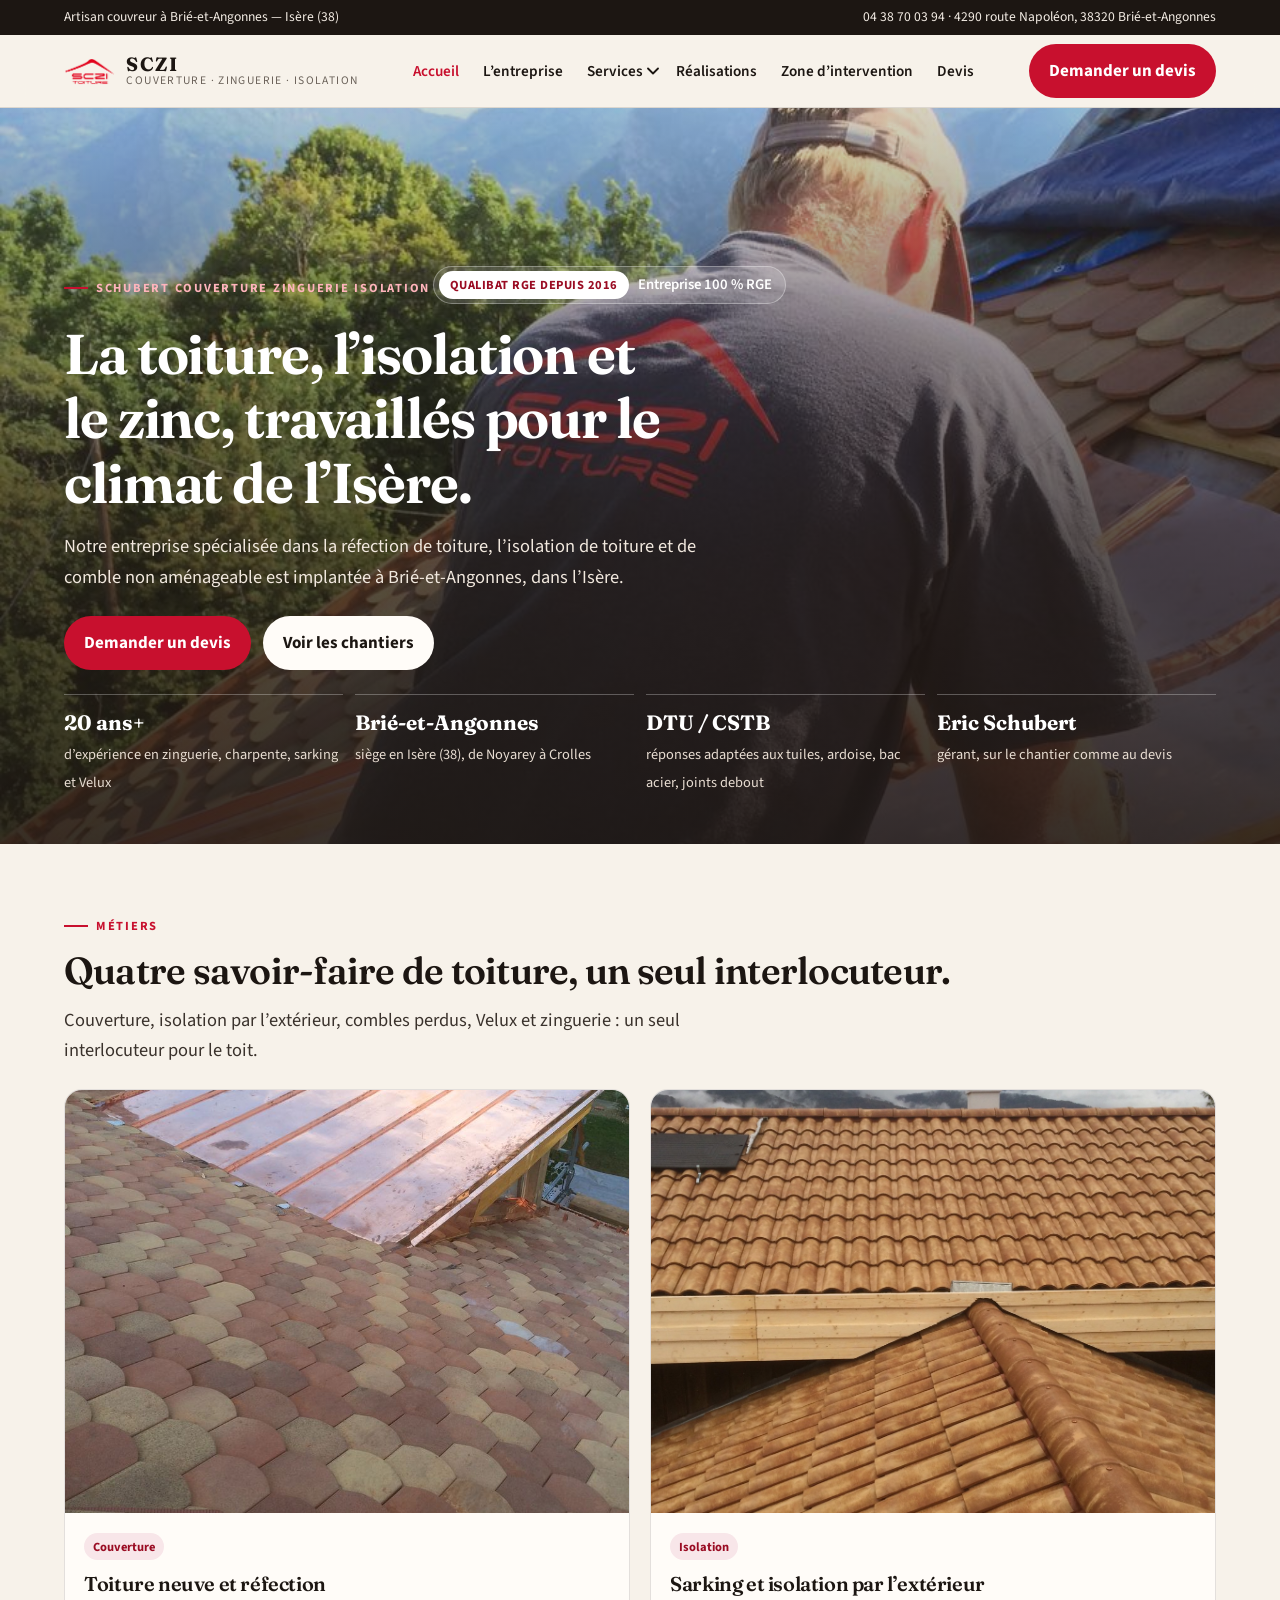
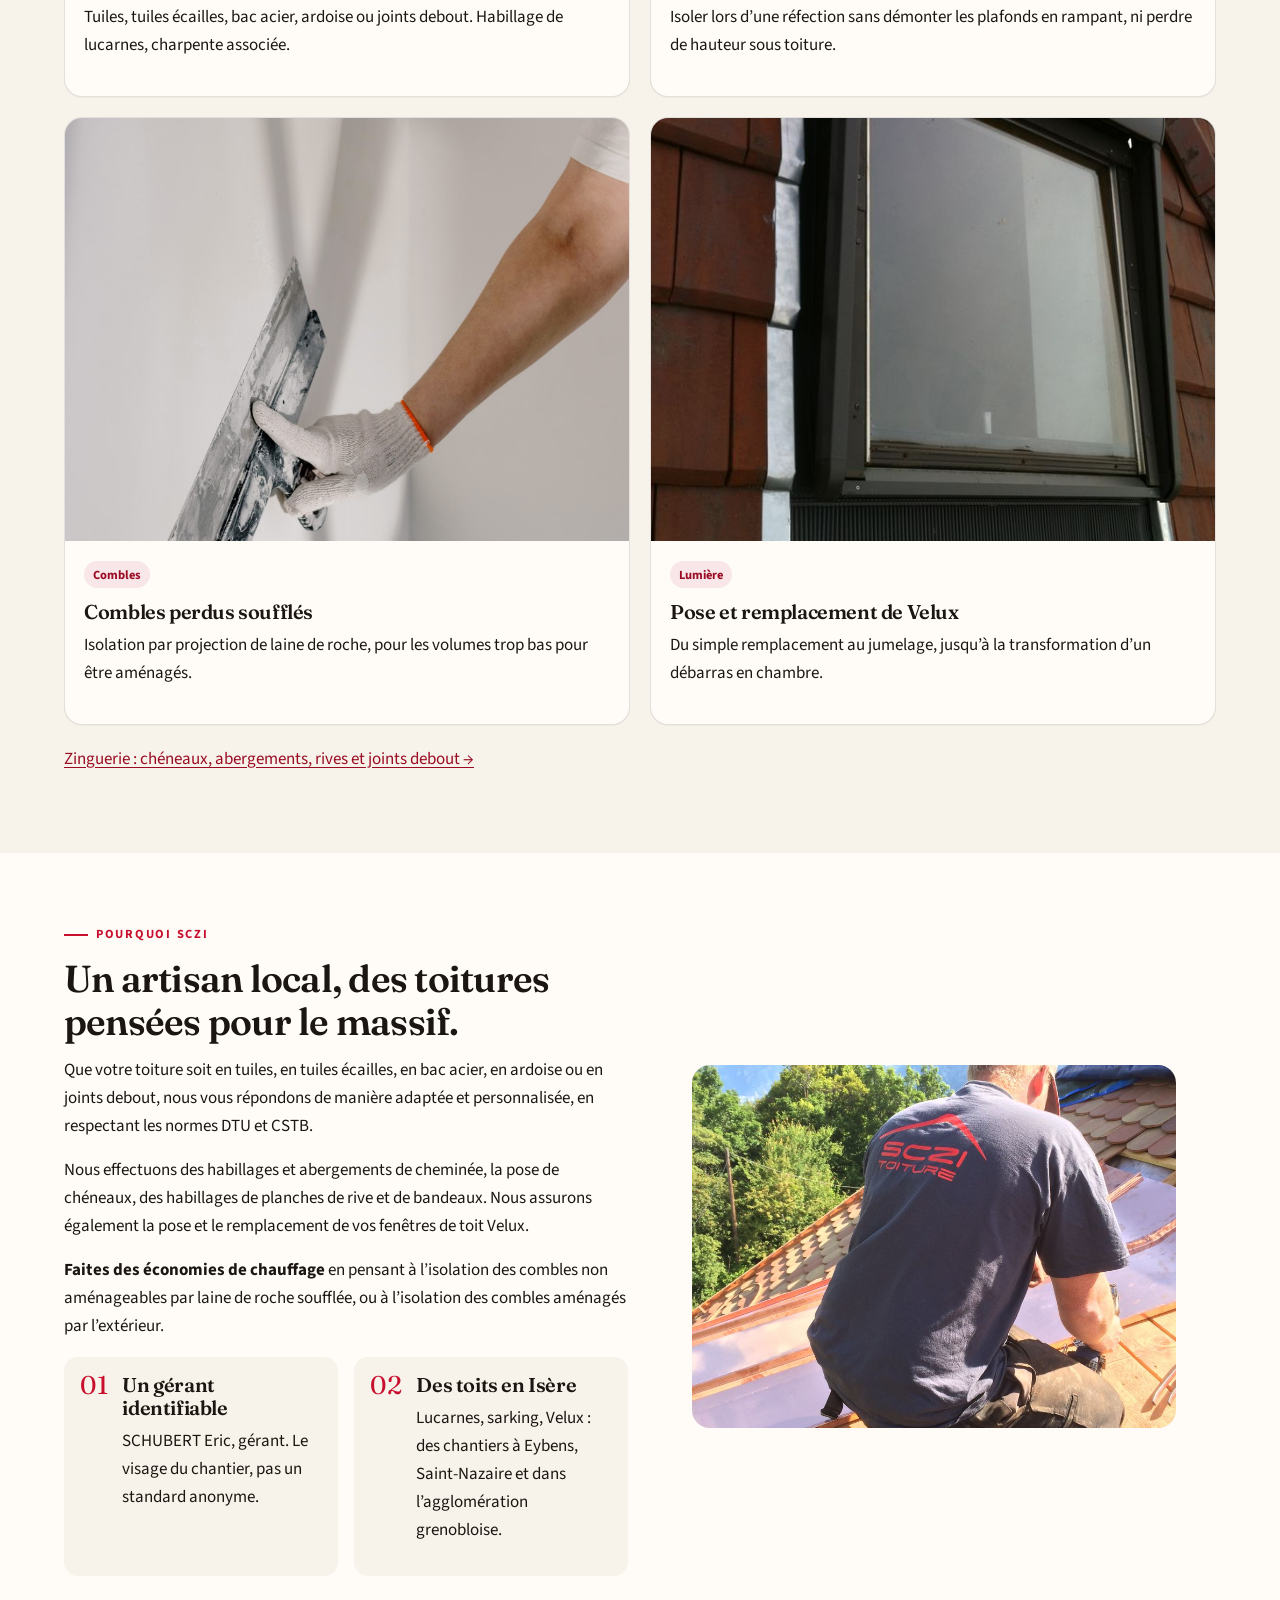
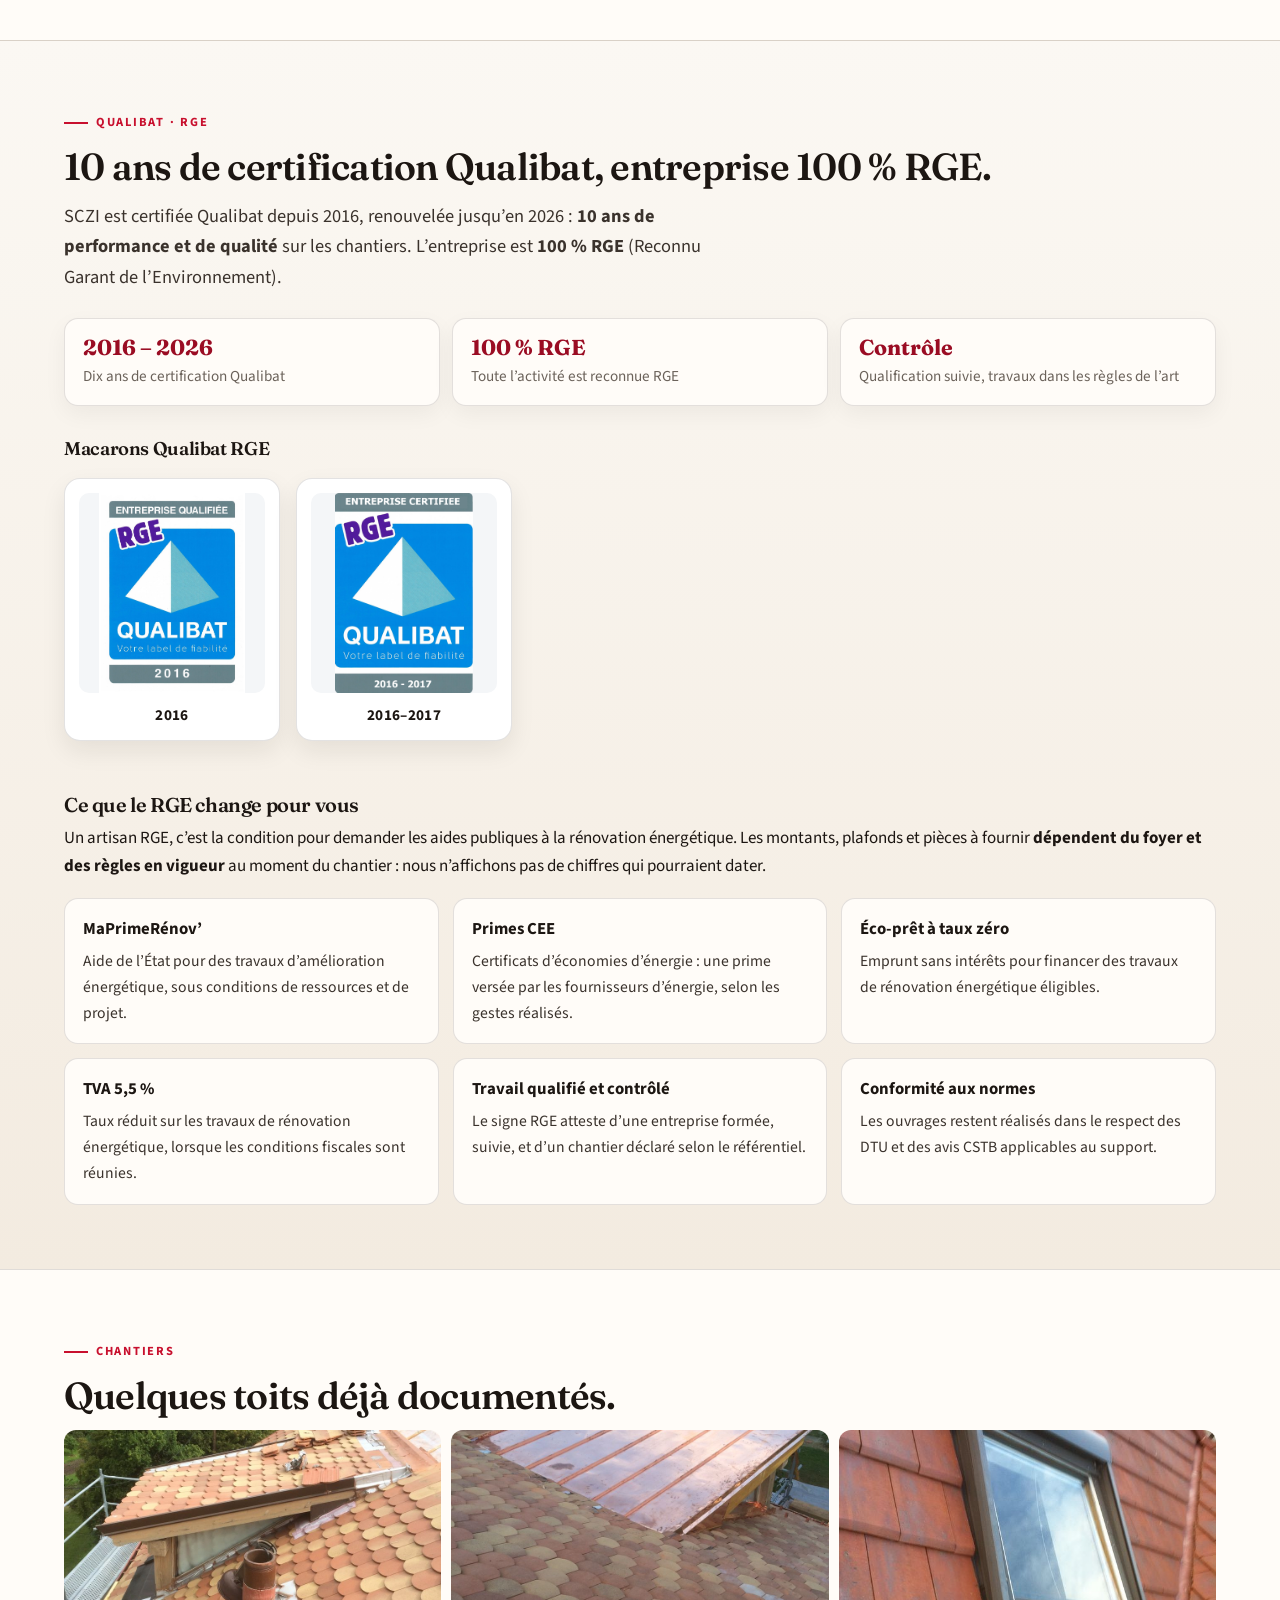
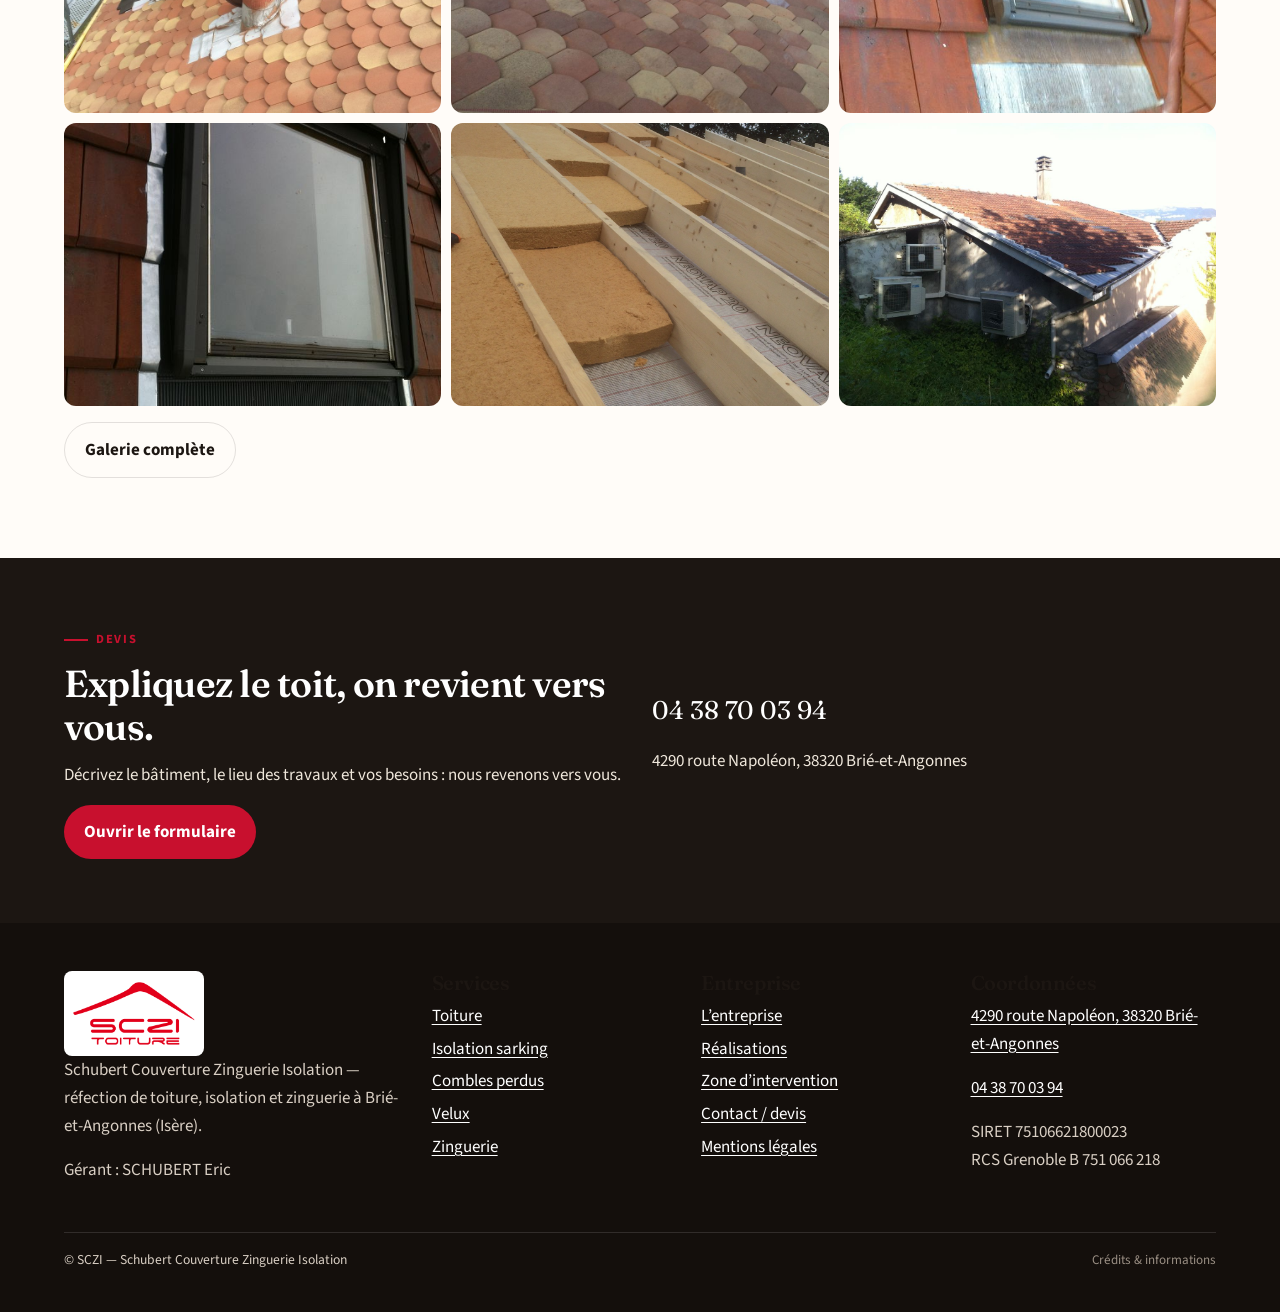
<file: index.html>
<!DOCTYPE html>
<html lang="fr">
<head>
  <meta charset="utf-8">
  <meta name="viewport" content="width=device-width, initial-scale=1">
  <title>SCZI Toiture — Couverture, isolation et zinguerie à Brié-et-Angonnes (38)</title>
  <meta name="description" content="Entreprise spécialisée dans la réfection de toiture, l’isolation de toiture et de combles, implantée à Brié-et-Angonnes dans l’Isère. Intervention de Noyarey à Crolles, via Grenoble.">
  <meta name="robots" content="index,follow">
  <link rel="canonical" href="https://thomasbonsirven.github.io/sczi38/">
  <meta property="og:locale" content="fr_FR">
  <meta property="og:type" content="website">
  <meta property="og:site_name" content="SCZI — Schubert Couverture Zinguerie Isolation">
  <meta property="og:title" content="SCZI Toiture — Couverture, isolation et zinguerie à Brié-et-Angonnes (38)">
  <meta property="og:description" content="Entreprise spécialisée dans la réfection de toiture, l’isolation de toiture et de combles, implantée à Brié-et-Angonnes dans l’Isère. Intervention de Noyarey à Crolles, via Grenoble.">
  <meta property="og:url" content="https://thomasbonsirven.github.io/sczi38/">
  <meta property="og:image" content="https://thomasbonsirven.github.io/sczi38/assets/img/chantiers/lucarne-pendant.jpg">
  <meta name="twitter:card" content="summary_large_image">
  <meta name="twitter:title" content="SCZI Toiture — Couverture, isolation et zinguerie à Brié-et-Angonnes (38)">
  <meta name="twitter:description" content="Entreprise spécialisée dans la réfection de toiture, l’isolation de toiture et de combles, implantée à Brié-et-Angonnes dans l’Isère. Intervention de Noyarey à Crolles, via Grenoble.">
  <meta name="theme-color" content="#c8102e">
  <link rel="icon" href="./favicon.png" type="image/png">
  <link rel="apple-touch-icon" href="./assets/img/logo/logo-icon.png">
  <link rel="preconnect" href="https://fonts.googleapis.com">
  <link rel="preconnect" href="https://fonts.gstatic.com" crossorigin>
  <link href="https://fonts.googleapis.com/css2?family=Fraunces:opsz,wght@9..144,500;9..144,650&family=Source+Sans+3:wght@400;600;700&display=swap" rel="stylesheet">
  <link rel="stylesheet" href="./assets/css/styles.css?v=20261010e">
  <script type="application/ld+json">
{
  "@context": "https://schema.org",
  "@type": "RoofingContractor",
  "name": "Schubert Couverture Zinguerie Isolation",
  "alternateName": ["SCZI", "SCZI Toiture", "SCHUBERT COUVERTURE ZINGUERIE"],
  "url": "https://thomasbonsirven.github.io/sczi38/",
  "telephone": "+33438700394",
  "founder": {
    "@type": "Person",
    "name": "SCHUBERT Eric"
  },
  "address": {
    "@type": "PostalAddress",
    "streetAddress": "4290 route Napoléon",
    "addressLocality": "Brié-et-Angonnes",
    "postalCode": "38320",
    "addressRegion": "Isère",
    "addressCountry": "FR"
  },
  "areaServed": [
    {"@type": "City", "name": "Noyarey"},
    {"@type": "City", "name": "Brié-et-Angonnes"},
    {"@type": "City", "name": "Grenoble"},
    {"@type": "City", "name": "Crolles"},
    {"@type": "AdministrativeArea", "name": "Isère"}
  ],
  "knowsAbout": ["réfection de toiture", "isolation de toiture", "sarking", "combles perdus", "zinguerie", "charpente", "fenêtres de toit Velux"],
  "hasOfferCatalog": {
    "@type": "OfferCatalog",
    "name": "Travaux de toiture et d'isolation",
    "itemListElement": [
      {"@type": "Offer", "itemOffered": {"@type": "Service", "name": "Toiture"}},
      {"@type": "Offer", "itemOffered": {"@type": "Service", "name": "Isolation toiture extérieur / sarking"}},
      {"@type": "Offer", "itemOffered": {"@type": "Service", "name": "Isolation combles perdus"}},
      {"@type": "Offer", "itemOffered": {"@type": "Service", "name": "Installation Velux"}},
      {"@type": "Offer", "itemOffered": {"@type": "Service", "name": "Zinguerie"}}
    ]
  }
}
</script>
</head><body>
  <a class="skip-link" href="#contenu">Aller au contenu</a>
  <header class="site-header">
    <div class="topbar">
      <div class="wrap">
        <span>Artisan couvreur à Brié-et-Angonnes — Isère (38)</span>
        <span>
          <a href="tel:+33438700394">04 38 70 03 94</a>
          · 4290 route Napoléon, 38320 Brié-et-Angonnes
        </span>
      </div>
    </div>
    <div class="wrap nav-row">
      <a class="brand" href="./index.html">
        <img src="./assets/img/logo/logo.png" width="827" height="472" alt="SCZI Toiture">
        <span class="brand-text">
          <strong>SCZI</strong>
          <span>Couverture · Zinguerie · Isolation</span>
        </span>
      </a>
      <button class="nav-toggle" type="button" aria-expanded="false" aria-controls="menu-principal" aria-label="Ouvrir le menu">
        <span></span><span></span><span></span>
      </button>
      <nav class="site-nav" id="menu-principal" aria-label="Navigation principale">
        <ul>
        <li><a href="./index.html" aria-current="page">Accueil</a></li>
        <li><a href="./a-propos.html">L’entreprise</a></li>
        <li class="has-submenu">
          <div class="submenu-pair">
            <a href="./services/index.html">Services</a>
            <button type="button" class="submenu-toggle" aria-expanded="false" aria-controls="submenu-services" aria-haspopup="true" aria-label="Afficher le sous-menu Services">
              <svg class="nav-chevron" viewBox="0 0 12 8" width="12" height="8" aria-hidden="true" focusable="false"><path d="M1 1.5 6 6.5 11 1.5" fill="none" stroke="currentColor" stroke-width="1.8" stroke-linecap="round" stroke-linejoin="round"/></svg>
            </button>
          </div>
          <ul class="submenu" id="submenu-services">
            <li><a href="./services/toiture.html">Toiture</a></li>
            <li><a href="./services/isolation-sarking.html">Isolation sarking</a></li>
            <li><a href="./services/velux.html">Velux</a></li>
            <li><a href="./services/isolation-combles.html">Combles perdus</a></li>
            <li><a href="./services/zinguerie.html">Zinguerie</a></li>
          </ul>
        </li>
        <li><a href="./realisations.html">Réalisations</a></li>
        <li><a href="./zone-intervention.html">Zone d’intervention</a></li>
        <li><a href="./contact.html">Devis</a></li>
        </ul>
      </nav>
      <a class="btn btn-primary nav-cta" href="./contact.html">Demander un devis</a>
    </div>
  </header>
  <main id="contenu">
  <section class="hero">
    <img class="hero-bg" src="assets/img/chantiers/lucarne-pendant.jpg" width="900" height="1200" alt="Pose de zinc et de tuiles écailles en toiture">
    <div class="wrap hero-inner">
      <p class="kicker" style="color:#ffb4bc">Schubert Couverture Zinguerie Isolation</p>
      <p class="hero-trust"><strong>Qualibat RGE depuis 2016</strong> Entreprise 100&nbsp;% RGE</p>
      <h1>La toiture, l’isolation et le zinc, travaillés pour le climat de l’Isère.</h1>
      <p class="lede">Notre entreprise spécialisée dans la réfection de toiture, l’isolation de toiture et de comble non aménageable est implantée à Brié-et-Angonnes, dans l’Isère.</p>
      <div class="hero-actions">
        <a class="btn btn-primary" href="contact.html">Demander un devis</a>
        <a class="btn btn-light" href="realisations.html">Voir les chantiers</a>
      </div>
      <div class="hero-facts">
        <div><strong>20 ans+</strong><span>d’expérience en zinguerie, charpente, sarking et Velux</span></div>
        <div><strong>Brié-et-Angonnes</strong><span>siège en Isère (38), de Noyarey à Crolles</span></div>
        <div><strong>DTU / CSTB</strong><span>réponses adaptées aux tuiles, ardoise, bac acier, joints debout</span></div>
        <div><strong>Eric Schubert</strong><span>gérant, sur le chantier comme au devis</span></div>
      </div>
    </div>
  </section>

  <section class="section">
    <div class="wrap">
      <p class="kicker">Métiers</p>
      <h2>Quatre savoir-faire de toiture, un seul interlocuteur.</h2>
      <p class="lede">Couverture, isolation par l’extérieur, combles perdus, Velux et zinguerie : un seul interlocuteur pour le toit.</p>
      <div class="grid-2" style="margin-top:1.5rem">
        <article class="card"><a class="stretched" href="services/toiture.html">
          <img src="assets/img/chantiers/lucarne-apres.jpg" alt="Lucarne en tuiles écailles et zinc">
          <div class="card-body"><span class="tag">Couverture</span><h3>Toiture neuve et réfection</h3><p>Tuiles, tuiles écailles, bac acier, ardoise ou joints debout. Habillage de lucarnes, charpente associée.</p></div></a></article>
        <article class="card"><a class="stretched" href="services/isolation-sarking.html">
          <img src="assets/img/chantiers/sarking-1054.jpg" alt="Isolation de toiture par l’extérieur">
          <div class="card-body"><span class="tag">Isolation</span><h3>Sarking et isolation par l’extérieur</h3><p>Isoler lors d’une réfection sans démonter les plafonds en rampant, ni perdre de hauteur sous toiture.</p></div></a></article>
        <article class="card"><a class="stretched" href="services/isolation-combles.html">
          <img src="assets/img/stock/isolation-laine.jpg" alt="Isolant en laine">
          <div class="card-body"><span class="tag">Combles</span><h3>Combles perdus soufflés</h3><p>Isolation par projection de laine de roche, pour les volumes trop bas pour être aménagés.</p></div></a></article>
        <article class="card"><a class="stretched" href="services/velux.html">
          <img src="assets/img/chantiers/velux-apres.jpg" alt="Fenêtre de toit Velux">
          <div class="card-body"><span class="tag">Lumière</span><h3>Pose et remplacement de Velux</h3><p>Du simple remplacement au jumelage, jusqu’à la transformation d’un débarras en chambre.</p></div></a></article>
      </div>
      <p style="margin-top:1.2rem"><a href="services/zinguerie.html">Zinguerie : chéneaux, abergements, rives et joints debout →</a></p>
    </div>
  </section>

  <section class="section section-alt">
    <div class="wrap split">
      <div>
        <p class="kicker">Pourquoi SCZI</p>
        <h2>Un artisan local, des toitures pensées pour le massif.</h2>
        <p>Que votre toiture soit en tuiles, en tuiles écailles, en bac acier, en ardoise ou en joints debout, nous vous répondons de manière adaptée et personnalisée, en respectant les normes DTU et CSTB.</p>
        <p>Nous effectuons des habillages et abergements de cheminée, la pose de chéneaux, des habillages de planches de rive et de bandeaux. Nous assurons également la pose et le remplacement de vos fenêtres de toit Velux.</p>
        <p><strong>Faites des économies de chauffage</strong> en pensant à l’isolation des combles non aménageables par laine de roche soufflée, ou à l’isolation des combles aménagés par l’extérieur.</p>
        <div class="trust" style="margin-top:1rem">
          <div class="trust-item"><span class="num">01</span><div><h3>Un gérant identifiable</h3><p>SCHUBERT Eric, gérant. Le visage du chantier, pas un standard anonyme.</p></div></div>
          <div class="trust-item"><span class="num">02</span><div><h3>Des toits en Isère</h3><p>Lucarnes, sarking, Velux : des chantiers à Eybens, Saint-Nazaire et dans l’agglomération grenobloise.</p></div></div>
        </div>
      </div>
      <figure>
        <img src="assets/img/chantiers/lucarne-pendant.jpg" alt="Pose de zinc et de tuiles écailles sur une lucarne">
      </figure>
    </div>
  </section>

  <section class="section section-qualibat" id="qualibat-rge">
    <div class="wrap">
      <p class="kicker">Qualibat · RGE</p>
      <h2>10 ans de certification Qualibat, entreprise 100&nbsp;% RGE.</h2>
      <p class="lede">SCZI est certifiée Qualibat depuis 2016, renouvelée jusqu’en 2026 : <strong>10 ans de performance et de qualité</strong> sur les chantiers. L’entreprise est <strong>100&nbsp;% RGE</strong> (Reconnu Garant de l’Environnement).</p>
      <div class="qualibat-highlights">
        <p><strong>2016 – 2026</strong><span>Dix ans de certification Qualibat</span></p>
        <p><strong>100&nbsp;% RGE</strong><span>Toute l’activité est reconnue RGE</span></p>
        <p><strong>Contrôle</strong><span>Qualification suivie, travaux dans les règles de l’art</span></p>
      </div>
      <h3 class="qualibat-frieze-title">Macarons Qualibat RGE</h3>
      <div class="badge-frieze" role="list">
        <figure role="listitem">
          <img src="assets/img/badges/rge-2016.jpg" width="1489" height="2048" alt="Macaron Qualibat RGE, année 2016">
          <figcaption>2016</figcaption>
        </figure>
        <figure role="listitem">
          <img src="assets/img/badges/rge.png" width="340" height="494" alt="Macaron Qualibat RGE, années 2016 et 2017">
          <figcaption>2016–2017</figcaption>
        </figure>
      </div>
      <h3>Ce que le RGE change pour vous</h3>
      <p>Un artisan RGE, c’est la condition pour demander les aides publiques à la rénovation énergétique. Les montants, plafonds et pièces à fournir <strong>dépendent du foyer et des règles en vigueur</strong> au moment du chantier : nous n’affichons pas de chiffres qui pourraient dater.</p>
      <ul class="rge-aids">
        <li>
          <h4>MaPrimeRénov’</h4>
          <p>Aide de l’État pour des travaux d’amélioration énergétique, sous conditions de ressources et de projet.</p>
        </li>
        <li>
          <h4>Primes CEE</h4>
          <p>Certificats d’économies d’énergie : une prime versée par les fournisseurs d’énergie, selon les gestes réalisés.</p>
        </li>
        <li>
          <h4>Éco-prêt à taux zéro</h4>
          <p>Emprunt sans intérêts pour financer des travaux de rénovation énergétique éligibles.</p>
        </li>
        <li>
          <h4>TVA 5,5&nbsp;%</h4>
          <p>Taux réduit sur les travaux de rénovation énergétique, lorsque les conditions fiscales sont réunies.</p>
        </li>
        <li>
          <h4>Travail qualifié et contrôlé</h4>
          <p>Le signe RGE atteste d’une entreprise formée, suivie, et d’un chantier déclaré selon le référentiel.</p>
        </li>
        <li>
          <h4>Conformité aux normes</h4>
          <p>Les ouvrages restent réalisés dans le respect des DTU et des avis CSTB applicables au support.</p>
        </li>
      </ul>
    </div>
  </section>

  <section class="section section-alt">
    <div class="wrap">
      <p class="kicker">Chantiers</p>
      <h2>Quelques toits déjà documentés.</h2>
      <div class="gallery" data-gallery>
        <a href="assets/img/chantiers/lucarne-avant.jpg"><img src="assets/img/chantiers/lucarne-avant.jpg" alt="Réfection de toiture et lucarne — avant"></a>
        <a href="assets/img/chantiers/lucarne-apres.jpg"><img src="assets/img/chantiers/lucarne-apres.jpg" alt="Réfection de toiture et lucarne — après"></a>
        <a href="assets/img/chantiers/velux-avant.jpg"><img src="assets/img/chantiers/velux-avant.jpg" alt="Installation Velux — avant"></a>
        <a href="assets/img/chantiers/velux-apres.jpg"><img src="assets/img/chantiers/velux-apres.jpg" alt="Installation Velux — après"></a>
        <a href="assets/img/chantiers/sarking-0685.jpg"><img src="assets/img/chantiers/sarking-0685.jpg" alt="Isolation sarking, laine de bois entre chevrons"></a>
        <a href="assets/img/chantiers/eybens-avant.jpg"><img src="assets/img/chantiers/eybens-avant.jpg" alt="Toiture de maison à Eybens — avant travaux"></a>
      </div>
      <p style="margin-top:1rem"><a class="btn btn-ghost" href="realisations.html">Galerie complète</a></p>
    </div>
  </section>

  <section class="section section-dark">
    <div class="wrap split">
      <div>
        <p class="kicker">Devis</p>
        <h2>Expliquez le toit, on revient vers vous.</h2>
        <p>Décrivez le bâtiment, le lieu des travaux et vos besoins : nous revenons vers vous.</p>
        <a class="btn btn-primary" href="contact.html">Ouvrir le formulaire</a>
      </div>
      <div>
        <p><a href="tel:+33438700394" style="color:#fff;font-size:1.6rem;font-family:var(--font-serif);text-decoration:none">04 38 70 03 94</a></p>
        <p>4290 route Napoléon, 38320 Brié-et-Angonnes</p>
      </div>
    </div>
  </section>
  </main>
  <footer class="site-footer">
    <div class="wrap footer-grid">
      <div>
        <img src="./assets/img/logo/logo.png" width="180" alt="SCZI Toiture" style="width:140px;background:#fff;border-radius:8px;padding:6px;">
        <p>Schubert Couverture Zinguerie Isolation — réfection de toiture, isolation et zinguerie à Brié-et-Angonnes (Isère).</p>
        <p>Gérant : SCHUBERT Eric</p>
      </div>
      <div>
        <h3>Services</h3>
        <ul>
          <li><a href="./services/toiture.html">Toiture</a></li>
          <li><a href="./services/isolation-sarking.html">Isolation sarking</a></li>
          <li><a href="./services/isolation-combles.html">Combles perdus</a></li>
          <li><a href="./services/velux.html">Velux</a></li>
          <li><a href="./services/zinguerie.html">Zinguerie</a></li>
        </ul>
      </div>
      <div>
        <h3>Entreprise</h3>
        <ul>
          <li><a href="./a-propos.html">L’entreprise</a></li>
          <li><a href="./realisations.html">Réalisations</a></li>
          <li><a href="./zone-intervention.html">Zone d’intervention</a></li>
          <li><a href="./contact.html">Contact / devis</a></li>
          <li><a href="./mentions-legales.html">Mentions légales</a></li>
        </ul>
      </div>
      <div>
        <h3>Coordonnées</h3>
        <p><a href="https://www.google.com/maps/search/?api=1&query=4290+route+Napol%C3%A9on%2C+38320+Bri%C3%A9-et-Angonnes" rel="noopener noreferrer">4290 route Napoléon, 38320 Brié-et-Angonnes</a></p>
        <p><a href="tel:+33438700394">04 38 70 03 94</a></p>
        <p>SIRET 75106621800023<br>RCS Grenoble B 751 066 218</p>
      </div>
    </div>
    <div class="wrap legal">
      <p>© SCZI — Schubert Couverture Zinguerie Isolation</p>
      <p class="footer-credits"><a href="./credits.html">Crédits & informations</a></p>
    </div>
  </footer>
  <div class="mobile-cta">
    <a class="btn btn-ghost" href="tel:+33438700394">Appeler</a>
    <a class="btn btn-primary" href="./contact.html">Devis</a>
  </div>
  <div class="lightbox" data-lightbox aria-hidden="true" role="dialog" aria-label="Agrandissement photo">
    <button type="button" data-close-lightbox aria-label="Fermer">×</button>
    <img alt="">
  </div>
  <script src="./assets/js/main.js?v=20261010e"></script>
</body>
</html>
</file>
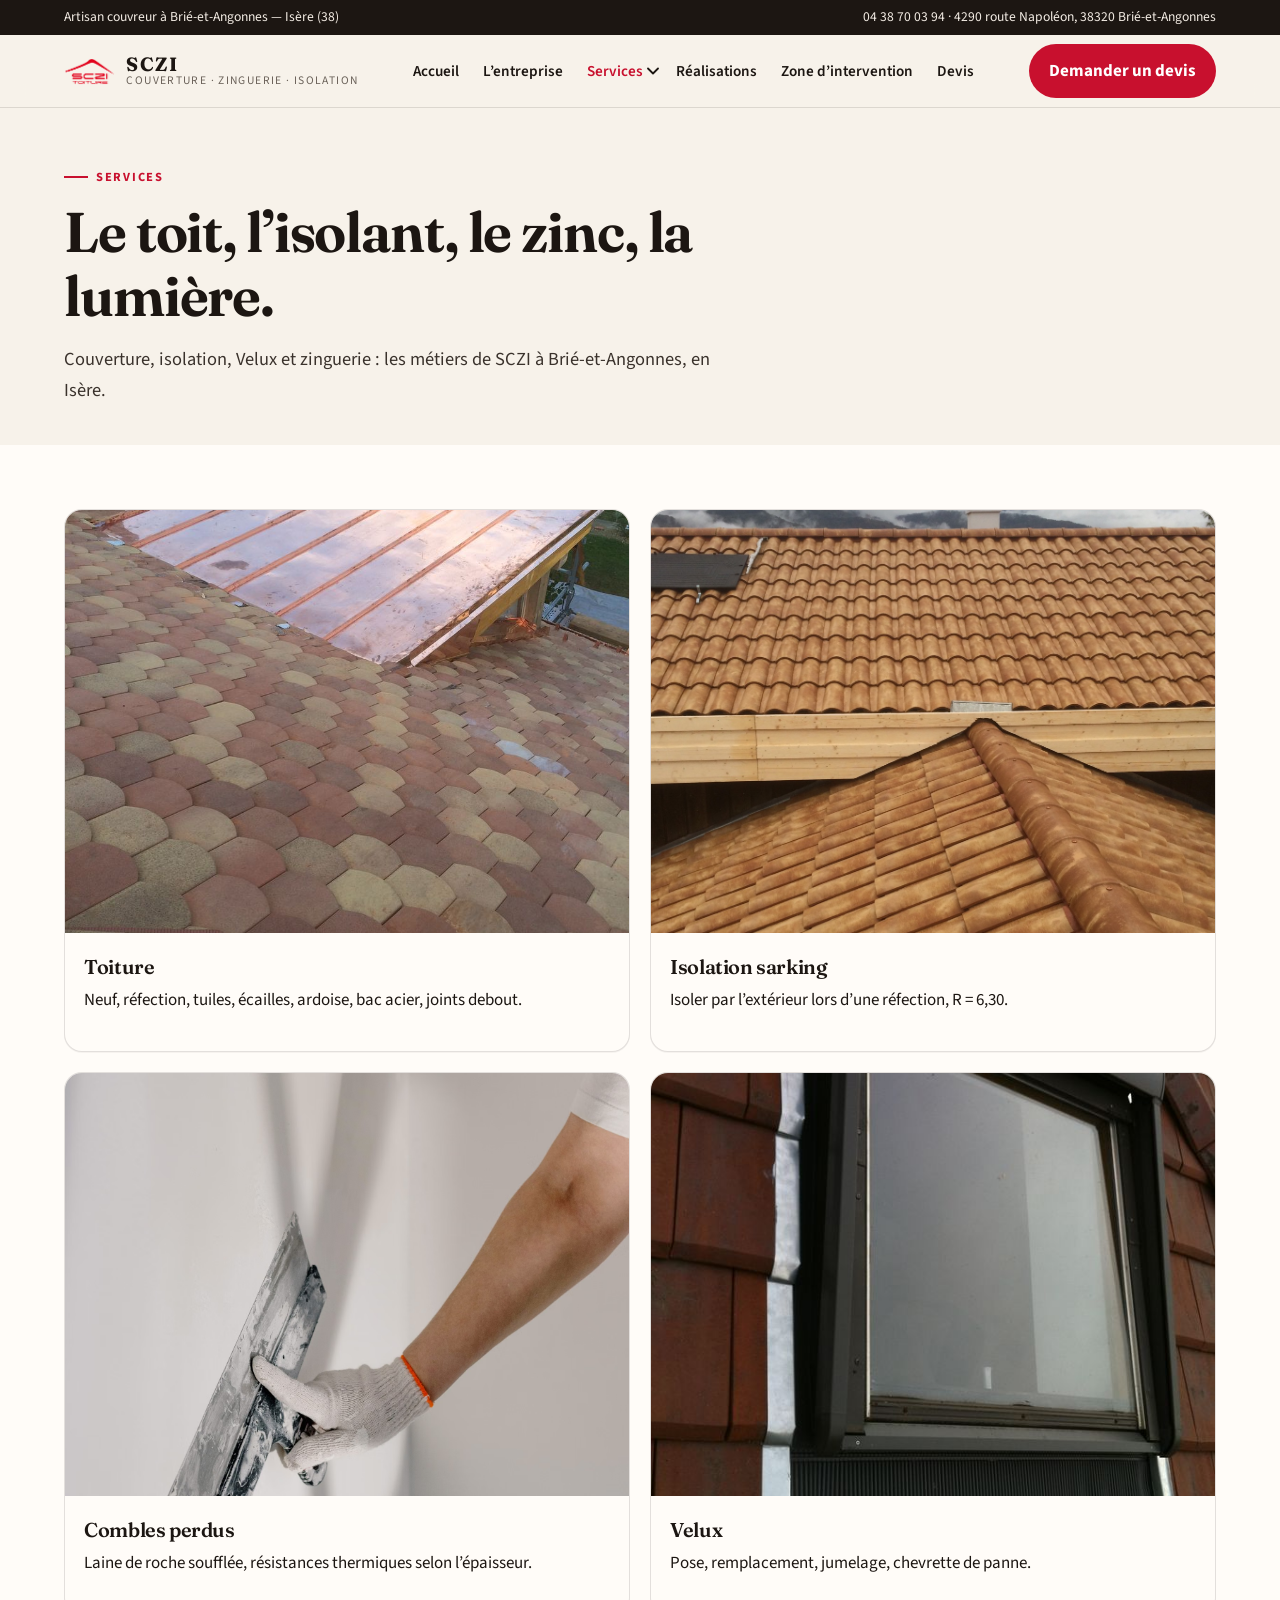
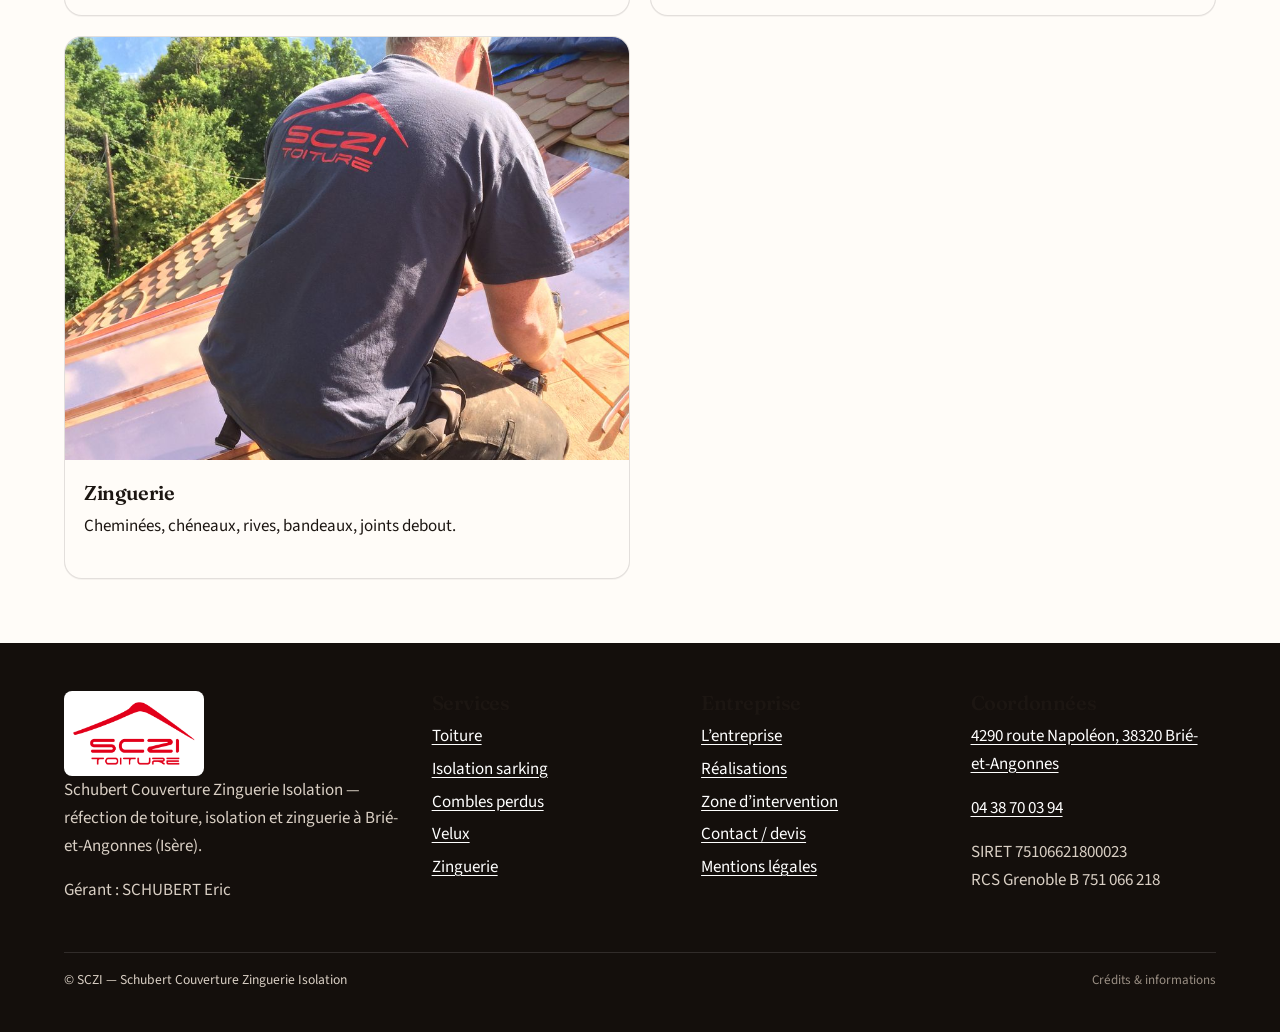
<file: services/index.html>
<!DOCTYPE html>
<html lang="fr">
<head>
  <meta charset="utf-8">
  <meta name="viewport" content="width=device-width, initial-scale=1">
  <title>Services toiture, isolation, Velux et zinguerie — SCZI</title>
  <meta name="description" content="Couverture, sarking, combles perdus, Velux et zinguerie : les métiers de SCZI à Brié-et-Angonnes, Isère.">
  <meta name="robots" content="index,follow">
  <link rel="canonical" href="https://thomasbonsirven.github.io/sczi38/services/index.html">
  <meta property="og:locale" content="fr_FR">
  <meta property="og:type" content="website">
  <meta property="og:site_name" content="SCZI — Schubert Couverture Zinguerie Isolation">
  <meta property="og:title" content="Services toiture, isolation, Velux et zinguerie — SCZI">
  <meta property="og:description" content="Couverture, sarking, combles perdus, Velux et zinguerie : les métiers de SCZI à Brié-et-Angonnes, Isère.">
  <meta property="og:url" content="https://thomasbonsirven.github.io/sczi38/services/index.html">
  <meta property="og:image" content="https://thomasbonsirven.github.io/sczi38/assets/img/chantiers/lucarne-pendant.jpg">
  <meta name="twitter:card" content="summary_large_image">
  <meta name="twitter:title" content="Services toiture, isolation, Velux et zinguerie — SCZI">
  <meta name="twitter:description" content="Couverture, sarking, combles perdus, Velux et zinguerie : les métiers de SCZI à Brié-et-Angonnes, Isère.">
  <meta name="theme-color" content="#c8102e">
  <link rel="icon" href="../favicon.png" type="image/png">
  <link rel="apple-touch-icon" href="../assets/img/logo/logo-icon.png">
  <link rel="preconnect" href="https://fonts.googleapis.com">
  <link rel="preconnect" href="https://fonts.gstatic.com" crossorigin>
  <link href="https://fonts.googleapis.com/css2?family=Fraunces:opsz,wght@9..144,500;9..144,650&family=Source+Sans+3:wght@400;600;700&display=swap" rel="stylesheet">
  <link rel="stylesheet" href="../assets/css/styles.css?v=20261010e">
  
</head><body>
  <a class="skip-link" href="#contenu">Aller au contenu</a>
  <header class="site-header">
    <div class="topbar">
      <div class="wrap">
        <span>Artisan couvreur à Brié-et-Angonnes — Isère (38)</span>
        <span>
          <a href="tel:+33438700394">04 38 70 03 94</a>
          · 4290 route Napoléon, 38320 Brié-et-Angonnes
        </span>
      </div>
    </div>
    <div class="wrap nav-row">
      <a class="brand" href="../index.html">
        <img src="../assets/img/logo/logo.png" width="827" height="472" alt="SCZI Toiture">
        <span class="brand-text">
          <strong>SCZI</strong>
          <span>Couverture · Zinguerie · Isolation</span>
        </span>
      </a>
      <button class="nav-toggle" type="button" aria-expanded="false" aria-controls="menu-principal" aria-label="Ouvrir le menu">
        <span></span><span></span><span></span>
      </button>
      <nav class="site-nav" id="menu-principal" aria-label="Navigation principale">
        <ul>
        <li><a href="../index.html">Accueil</a></li>
        <li><a href="../a-propos.html">L’entreprise</a></li>
        <li class="has-submenu is-current">
          <div class="submenu-pair">
            <a href="../services/index.html" aria-current="page">Services</a>
            <button type="button" class="submenu-toggle" aria-expanded="false" aria-controls="submenu-services" aria-haspopup="true" aria-label="Afficher le sous-menu Services">
              <svg class="nav-chevron" viewBox="0 0 12 8" width="12" height="8" aria-hidden="true" focusable="false"><path d="M1 1.5 6 6.5 11 1.5" fill="none" stroke="currentColor" stroke-width="1.8" stroke-linecap="round" stroke-linejoin="round"/></svg>
            </button>
          </div>
          <ul class="submenu" id="submenu-services">
            <li><a href="../services/toiture.html">Toiture</a></li>
            <li><a href="../services/isolation-sarking.html">Isolation sarking</a></li>
            <li><a href="../services/velux.html">Velux</a></li>
            <li><a href="../services/isolation-combles.html">Combles perdus</a></li>
            <li><a href="../services/zinguerie.html">Zinguerie</a></li>
          </ul>
        </li>
        <li><a href="../realisations.html">Réalisations</a></li>
        <li><a href="../zone-intervention.html">Zone d’intervention</a></li>
        <li><a href="../contact.html">Devis</a></li>
        </ul>
      </nav>
      <a class="btn btn-primary nav-cta" href="../contact.html">Demander un devis</a>
    </div>
  </header>
  <main id="contenu">
  <section class="page-hero wrap">
    <p class="kicker">Services</p>
    <h1>Le toit, l’isolant, le zinc, la lumière.</h1>
    <p class="lede">Couverture, isolation, Velux et zinguerie : les métiers de SCZI à Brié-et-Angonnes, en Isère.</p>
  </section>
  <section class="section section-alt">
    <div class="wrap grid-2">
      <article class="card"><a class="stretched" href="toiture.html"><img src="../assets/img/chantiers/lucarne-apres.jpg" alt="Réfection de lucarne"><div class="card-body"><h3>Toiture</h3><p>Neuf, réfection, tuiles, écailles, ardoise, bac acier, joints debout.</p></div></a></article>
      <article class="card"><a class="stretched" href="isolation-sarking.html"><img src="../assets/img/chantiers/sarking-1054.jpg" alt="Isolation de toiture par l’extérieur"><div class="card-body"><h3>Isolation sarking</h3><p>Isoler par l’extérieur lors d’une réfection, R = 6,30.</p></div></a></article>
      <article class="card"><a class="stretched" href="isolation-combles.html"><img src="../assets/img/stock/isolation-laine.jpg" alt="Isolant en laine"><div class="card-body"><h3>Combles perdus</h3><p>Laine de roche soufflée, résistances thermiques selon l’épaisseur.</p></div></a></article>
      <article class="card"><a class="stretched" href="velux.html"><img src="../assets/img/chantiers/velux-apres.jpg" alt="Velux"><div class="card-body"><h3>Velux</h3><p>Pose, remplacement, jumelage, chevrette de panne.</p></div></a></article>
      <article class="card"><a class="stretched" href="zinguerie.html"><img src="../assets/img/chantiers/lucarne-pendant.jpg" alt="Zinguerie"><div class="card-body"><h3>Zinguerie</h3><p>Cheminées, chéneaux, rives, bandeaux, joints debout.</p></div></a></article>
    </div>
  </section>
  </main>
  <footer class="site-footer">
    <div class="wrap footer-grid">
      <div>
        <img src="../assets/img/logo/logo.png" width="180" alt="SCZI Toiture" style="width:140px;background:#fff;border-radius:8px;padding:6px;">
        <p>Schubert Couverture Zinguerie Isolation — réfection de toiture, isolation et zinguerie à Brié-et-Angonnes (Isère).</p>
        <p>Gérant : SCHUBERT Eric</p>
      </div>
      <div>
        <h3>Services</h3>
        <ul>
          <li><a href="../services/toiture.html">Toiture</a></li>
          <li><a href="../services/isolation-sarking.html">Isolation sarking</a></li>
          <li><a href="../services/isolation-combles.html">Combles perdus</a></li>
          <li><a href="../services/velux.html">Velux</a></li>
          <li><a href="../services/zinguerie.html">Zinguerie</a></li>
        </ul>
      </div>
      <div>
        <h3>Entreprise</h3>
        <ul>
          <li><a href="../a-propos.html">L’entreprise</a></li>
          <li><a href="../realisations.html">Réalisations</a></li>
          <li><a href="../zone-intervention.html">Zone d’intervention</a></li>
          <li><a href="../contact.html">Contact / devis</a></li>
          <li><a href="../mentions-legales.html">Mentions légales</a></li>
        </ul>
      </div>
      <div>
        <h3>Coordonnées</h3>
        <p><a href="https://www.google.com/maps/search/?api=1&query=4290+route+Napol%C3%A9on%2C+38320+Bri%C3%A9-et-Angonnes" rel="noopener noreferrer">4290 route Napoléon, 38320 Brié-et-Angonnes</a></p>
        <p><a href="tel:+33438700394">04 38 70 03 94</a></p>
        <p>SIRET 75106621800023<br>RCS Grenoble B 751 066 218</p>
      </div>
    </div>
    <div class="wrap legal">
      <p>© SCZI — Schubert Couverture Zinguerie Isolation</p>
      <p class="footer-credits"><a href="../credits.html">Crédits & informations</a></p>
    </div>
  </footer>
  <div class="mobile-cta">
    <a class="btn btn-ghost" href="tel:+33438700394">Appeler</a>
    <a class="btn btn-primary" href="../contact.html">Devis</a>
  </div>
  <div class="lightbox" data-lightbox aria-hidden="true" role="dialog" aria-label="Agrandissement photo">
    <button type="button" data-close-lightbox aria-label="Fermer">×</button>
    <img alt="">
  </div>
  <script src="../assets/js/main.js?v=20261010e"></script>
</body>
</html>
</file>
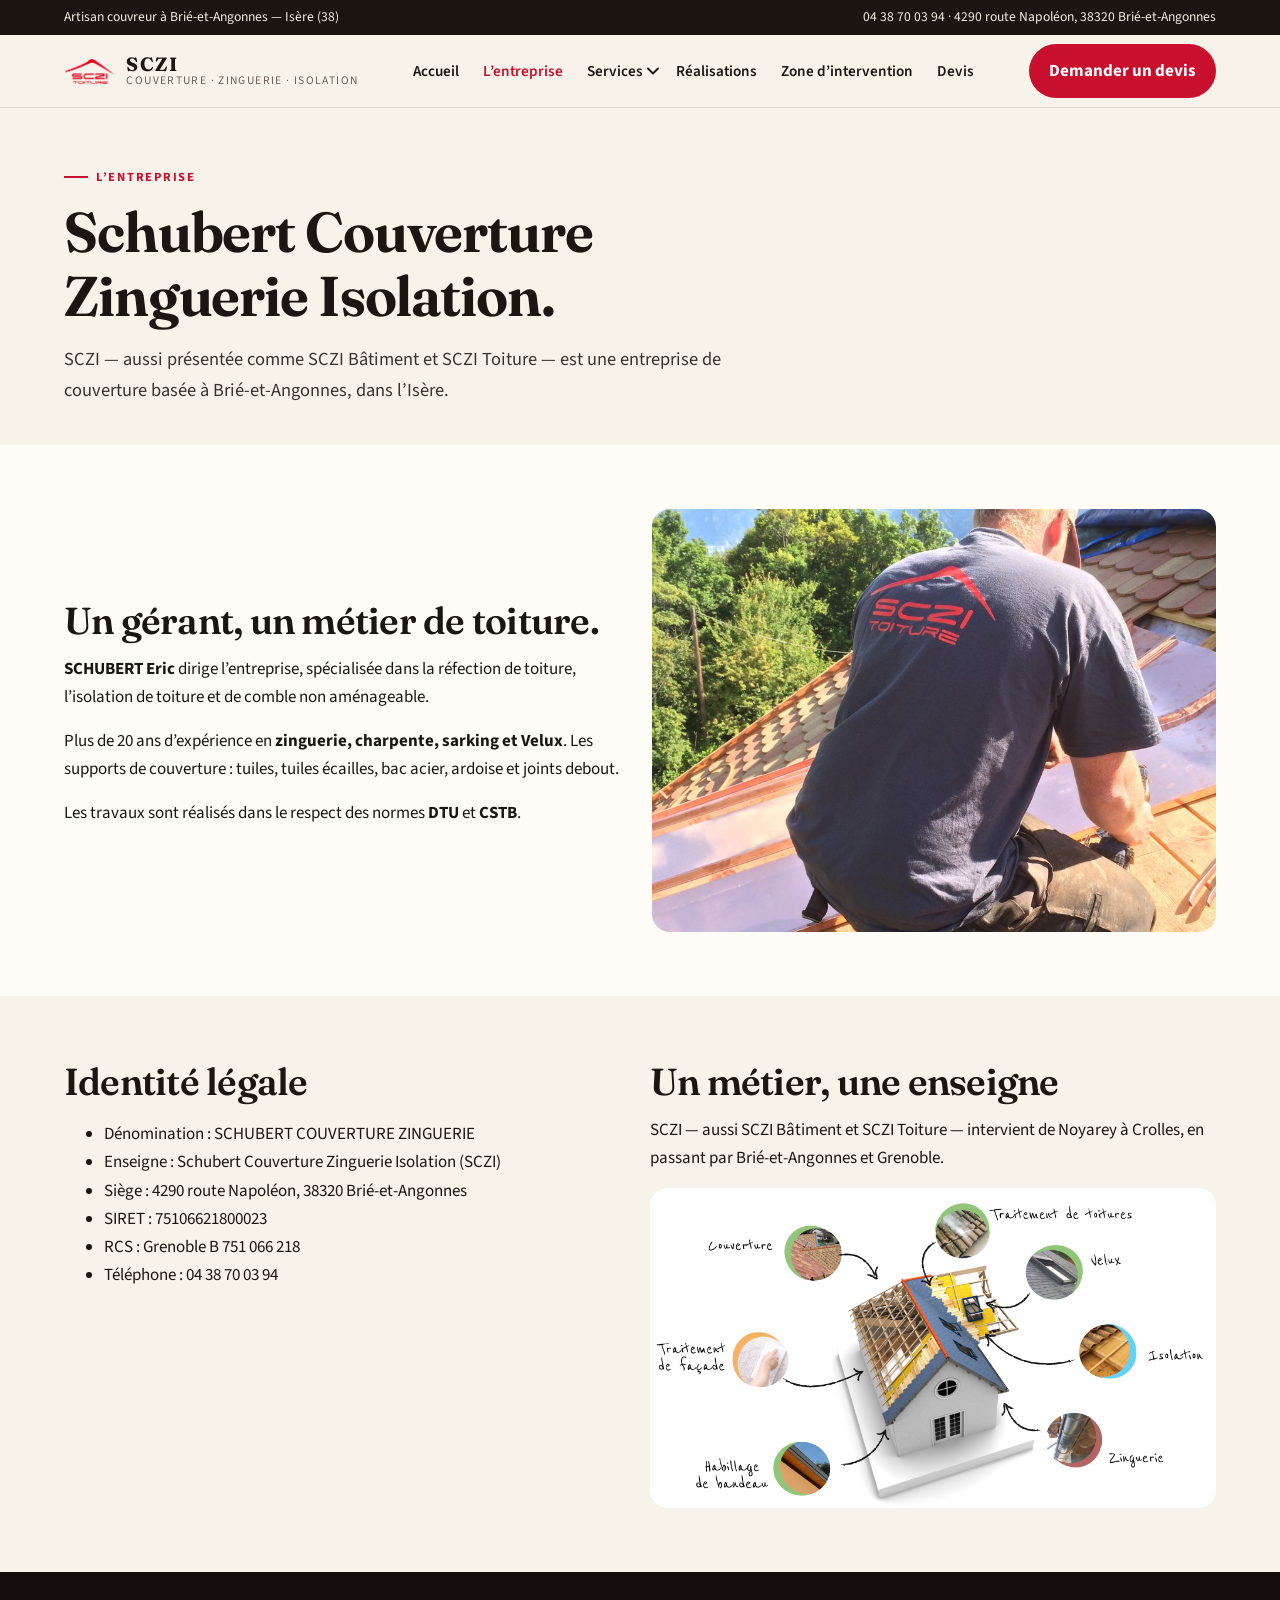
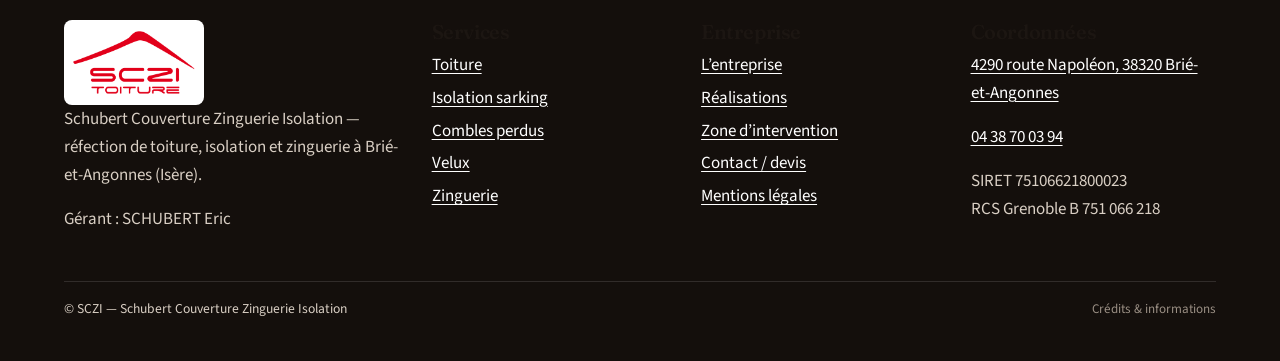
<file: a-propos.html>
<!DOCTYPE html>
<html lang="fr">
<head>
  <meta charset="utf-8">
  <meta name="viewport" content="width=device-width, initial-scale=1">
  <title>L’entreprise SCZI — Schubert Couverture Zinguerie Isolation</title>
  <meta name="description" content="SCZI, dirigée par SCHUBERT Eric, est implantée à Brié-et-Angonnes (38320). Plus de 20 ans d’expérience en toiture, isolation, zinguerie, charpente et Velux.">
  <meta name="robots" content="index,follow">
  <link rel="canonical" href="https://thomasbonsirven.github.io/sczi38/a-propos.html">
  <meta property="og:locale" content="fr_FR">
  <meta property="og:type" content="website">
  <meta property="og:site_name" content="SCZI — Schubert Couverture Zinguerie Isolation">
  <meta property="og:title" content="L’entreprise SCZI — Schubert Couverture Zinguerie Isolation">
  <meta property="og:description" content="SCZI, dirigée par SCHUBERT Eric, est implantée à Brié-et-Angonnes (38320). Plus de 20 ans d’expérience en toiture, isolation, zinguerie, charpente et Velux.">
  <meta property="og:url" content="https://thomasbonsirven.github.io/sczi38/a-propos.html">
  <meta property="og:image" content="https://thomasbonsirven.github.io/sczi38/assets/img/chantiers/lucarne-pendant.jpg">
  <meta name="twitter:card" content="summary_large_image">
  <meta name="twitter:title" content="L’entreprise SCZI — Schubert Couverture Zinguerie Isolation">
  <meta name="twitter:description" content="SCZI, dirigée par SCHUBERT Eric, est implantée à Brié-et-Angonnes (38320). Plus de 20 ans d’expérience en toiture, isolation, zinguerie, charpente et Velux.">
  <meta name="theme-color" content="#c8102e">
  <link rel="icon" href="./favicon.png" type="image/png">
  <link rel="apple-touch-icon" href="./assets/img/logo/logo-icon.png">
  <link rel="preconnect" href="https://fonts.googleapis.com">
  <link rel="preconnect" href="https://fonts.gstatic.com" crossorigin>
  <link href="https://fonts.googleapis.com/css2?family=Fraunces:opsz,wght@9..144,500;9..144,650&family=Source+Sans+3:wght@400;600;700&display=swap" rel="stylesheet">
  <link rel="stylesheet" href="./assets/css/styles.css?v=20261010e">
  
</head><body>
  <a class="skip-link" href="#contenu">Aller au contenu</a>
  <header class="site-header">
    <div class="topbar">
      <div class="wrap">
        <span>Artisan couvreur à Brié-et-Angonnes — Isère (38)</span>
        <span>
          <a href="tel:+33438700394">04 38 70 03 94</a>
          · 4290 route Napoléon, 38320 Brié-et-Angonnes
        </span>
      </div>
    </div>
    <div class="wrap nav-row">
      <a class="brand" href="./index.html">
        <img src="./assets/img/logo/logo.png" width="827" height="472" alt="SCZI Toiture">
        <span class="brand-text">
          <strong>SCZI</strong>
          <span>Couverture · Zinguerie · Isolation</span>
        </span>
      </a>
      <button class="nav-toggle" type="button" aria-expanded="false" aria-controls="menu-principal" aria-label="Ouvrir le menu">
        <span></span><span></span><span></span>
      </button>
      <nav class="site-nav" id="menu-principal" aria-label="Navigation principale">
        <ul>
        <li><a href="./index.html">Accueil</a></li>
        <li><a href="./a-propos.html" aria-current="page">L’entreprise</a></li>
        <li class="has-submenu">
          <div class="submenu-pair">
            <a href="./services/index.html">Services</a>
            <button type="button" class="submenu-toggle" aria-expanded="false" aria-controls="submenu-services" aria-haspopup="true" aria-label="Afficher le sous-menu Services">
              <svg class="nav-chevron" viewBox="0 0 12 8" width="12" height="8" aria-hidden="true" focusable="false"><path d="M1 1.5 6 6.5 11 1.5" fill="none" stroke="currentColor" stroke-width="1.8" stroke-linecap="round" stroke-linejoin="round"/></svg>
            </button>
          </div>
          <ul class="submenu" id="submenu-services">
            <li><a href="./services/toiture.html">Toiture</a></li>
            <li><a href="./services/isolation-sarking.html">Isolation sarking</a></li>
            <li><a href="./services/velux.html">Velux</a></li>
            <li><a href="./services/isolation-combles.html">Combles perdus</a></li>
            <li><a href="./services/zinguerie.html">Zinguerie</a></li>
          </ul>
        </li>
        <li><a href="./realisations.html">Réalisations</a></li>
        <li><a href="./zone-intervention.html">Zone d’intervention</a></li>
        <li><a href="./contact.html">Devis</a></li>
        </ul>
      </nav>
      <a class="btn btn-primary nav-cta" href="./contact.html">Demander un devis</a>
    </div>
  </header>
  <main id="contenu">
  <section class="page-hero wrap">
    <p class="kicker">L’entreprise</p>
    <h1>Schubert Couverture Zinguerie Isolation.</h1>
    <p class="lede">SCZI — aussi présentée comme SCZI Bâtiment et SCZI Toiture — est une entreprise de couverture basée à Brié-et-Angonnes, dans l’Isère.</p>
  </section>
  <section class="section section-alt">
    <div class="wrap split">
      <div>
        <h2>Un gérant, un métier de toiture.</h2>
        <p><strong>SCHUBERT Eric</strong> dirige l’entreprise, spécialisée dans la réfection de toiture, l’isolation de toiture et de comble non aménageable.</p>
        <p>Plus de 20 ans d’expérience en <strong>zinguerie, charpente, sarking et Velux</strong>. Les supports de couverture : tuiles, tuiles écailles, bac acier, ardoise et joints debout.</p>
        <p>Les travaux sont réalisés dans le respect des normes <strong>DTU</strong> et <strong>CSTB</strong>.</p>
      </div>
      <img src="assets/img/chantiers/lucarne-pendant.jpg" alt="Pose de zinc sur une lucarne">
    </div>
  </section>
  <section class="section">
    <div class="wrap grid-2">
      <div>
        <h2>Identité légale</h2>
        <ul>
          <li>Dénomination : SCHUBERT COUVERTURE ZINGUERIE</li>
          <li>Enseigne : Schubert Couverture Zinguerie Isolation (SCZI)</li>
          <li>Siège : 4290 route Napoléon, 38320 Brié-et-Angonnes</li>
          <li>SIRET : 75106621800023</li>
          <li>RCS : Grenoble B 751 066 218</li>
          <li>Téléphone : 04 38 70 03 94</li>
        </ul>
      </div>
      <div>
        <h2>Un métier, une enseigne</h2>
        <p>SCZI — aussi SCZI Bâtiment et SCZI Toiture — intervient de Noyarey à Crolles, en passant par Brié-et-Angonnes et Grenoble.</p>
        <img src="assets/img/logo/logo-visuel.jpg" alt="Logo SCZI Toiture" style="border-radius:18px;margin-top:1rem">
      </div>
    </div>
  </section>
  </main>
  <footer class="site-footer">
    <div class="wrap footer-grid">
      <div>
        <img src="./assets/img/logo/logo.png" width="180" alt="SCZI Toiture" style="width:140px;background:#fff;border-radius:8px;padding:6px;">
        <p>Schubert Couverture Zinguerie Isolation — réfection de toiture, isolation et zinguerie à Brié-et-Angonnes (Isère).</p>
        <p>Gérant : SCHUBERT Eric</p>
      </div>
      <div>
        <h3>Services</h3>
        <ul>
          <li><a href="./services/toiture.html">Toiture</a></li>
          <li><a href="./services/isolation-sarking.html">Isolation sarking</a></li>
          <li><a href="./services/isolation-combles.html">Combles perdus</a></li>
          <li><a href="./services/velux.html">Velux</a></li>
          <li><a href="./services/zinguerie.html">Zinguerie</a></li>
        </ul>
      </div>
      <div>
        <h3>Entreprise</h3>
        <ul>
          <li><a href="./a-propos.html">L’entreprise</a></li>
          <li><a href="./realisations.html">Réalisations</a></li>
          <li><a href="./zone-intervention.html">Zone d’intervention</a></li>
          <li><a href="./contact.html">Contact / devis</a></li>
          <li><a href="./mentions-legales.html">Mentions légales</a></li>
        </ul>
      </div>
      <div>
        <h3>Coordonnées</h3>
        <p><a href="https://www.google.com/maps/search/?api=1&query=4290+route+Napol%C3%A9on%2C+38320+Bri%C3%A9-et-Angonnes" rel="noopener noreferrer">4290 route Napoléon, 38320 Brié-et-Angonnes</a></p>
        <p><a href="tel:+33438700394">04 38 70 03 94</a></p>
        <p>SIRET 75106621800023<br>RCS Grenoble B 751 066 218</p>
      </div>
    </div>
    <div class="wrap legal">
      <p>© SCZI — Schubert Couverture Zinguerie Isolation</p>
      <p class="footer-credits"><a href="./credits.html">Crédits & informations</a></p>
    </div>
  </footer>
  <div class="mobile-cta">
    <a class="btn btn-ghost" href="tel:+33438700394">Appeler</a>
    <a class="btn btn-primary" href="./contact.html">Devis</a>
  </div>
  <div class="lightbox" data-lightbox aria-hidden="true" role="dialog" aria-label="Agrandissement photo">
    <button type="button" data-close-lightbox aria-label="Fermer">×</button>
    <img alt="">
  </div>
  <script src="./assets/js/main.js?v=20261010e"></script>
</body>
</html>
</file>
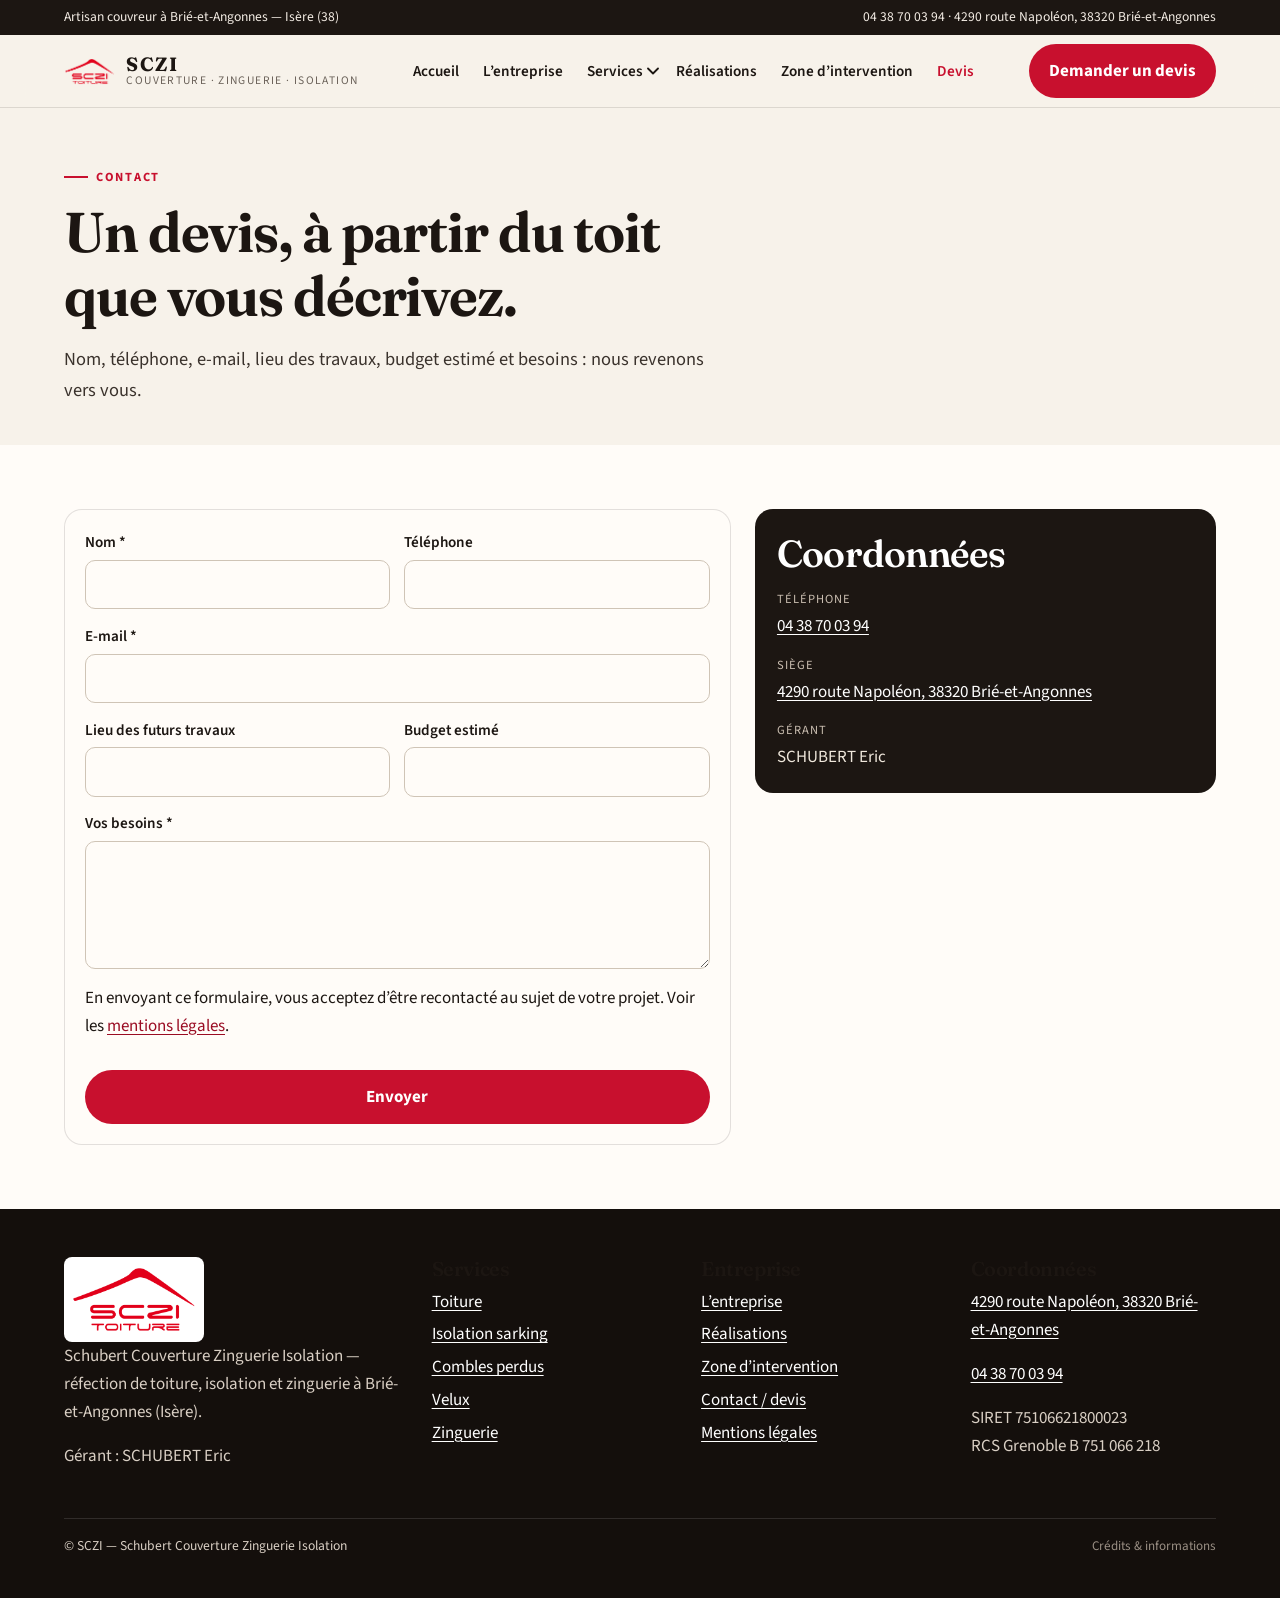
<file: contact.html>
<!DOCTYPE html>
<html lang="fr">
<head>
  <meta charset="utf-8">
  <meta name="viewport" content="width=device-width, initial-scale=1">
  <title>Devis toiture et isolation — contact SCZI Brié-et-Angonnes</title>
  <meta name="description" content="Demandez un devis SCZI : nom, téléphone, e-mail, lieu des travaux, budget estimé, besoins. Téléphone 04 38 70 03 94. Brié-et-Angonnes (38).">
  <meta name="robots" content="index,follow">
  <link rel="canonical" href="https://thomasbonsirven.github.io/sczi38/contact.html">
  <meta property="og:locale" content="fr_FR">
  <meta property="og:type" content="website">
  <meta property="og:site_name" content="SCZI — Schubert Couverture Zinguerie Isolation">
  <meta property="og:title" content="Devis toiture et isolation — contact SCZI Brié-et-Angonnes">
  <meta property="og:description" content="Demandez un devis SCZI : nom, téléphone, e-mail, lieu des travaux, budget estimé, besoins. Téléphone 04 38 70 03 94. Brié-et-Angonnes (38).">
  <meta property="og:url" content="https://thomasbonsirven.github.io/sczi38/contact.html">
  <meta property="og:image" content="https://thomasbonsirven.github.io/sczi38/assets/img/chantiers/lucarne-pendant.jpg">
  <meta name="twitter:card" content="summary_large_image">
  <meta name="twitter:title" content="Devis toiture et isolation — contact SCZI Brié-et-Angonnes">
  <meta name="twitter:description" content="Demandez un devis SCZI : nom, téléphone, e-mail, lieu des travaux, budget estimé, besoins. Téléphone 04 38 70 03 94. Brié-et-Angonnes (38).">
  <meta name="theme-color" content="#c8102e">
  <link rel="icon" href="./favicon.png" type="image/png">
  <link rel="apple-touch-icon" href="./assets/img/logo/logo-icon.png">
  <link rel="preconnect" href="https://fonts.googleapis.com">
  <link rel="preconnect" href="https://fonts.gstatic.com" crossorigin>
  <link href="https://fonts.googleapis.com/css2?family=Fraunces:opsz,wght@9..144,500;9..144,650&family=Source+Sans+3:wght@400;600;700&display=swap" rel="stylesheet">
  <link rel="stylesheet" href="./assets/css/styles.css?v=20261010e">
  
</head><body>
  <a class="skip-link" href="#contenu">Aller au contenu</a>
  <header class="site-header">
    <div class="topbar">
      <div class="wrap">
        <span>Artisan couvreur à Brié-et-Angonnes — Isère (38)</span>
        <span>
          <a href="tel:+33438700394">04 38 70 03 94</a>
          · 4290 route Napoléon, 38320 Brié-et-Angonnes
        </span>
      </div>
    </div>
    <div class="wrap nav-row">
      <a class="brand" href="./index.html">
        <img src="./assets/img/logo/logo.png" width="827" height="472" alt="SCZI Toiture">
        <span class="brand-text">
          <strong>SCZI</strong>
          <span>Couverture · Zinguerie · Isolation</span>
        </span>
      </a>
      <button class="nav-toggle" type="button" aria-expanded="false" aria-controls="menu-principal" aria-label="Ouvrir le menu">
        <span></span><span></span><span></span>
      </button>
      <nav class="site-nav" id="menu-principal" aria-label="Navigation principale">
        <ul>
        <li><a href="./index.html">Accueil</a></li>
        <li><a href="./a-propos.html">L’entreprise</a></li>
        <li class="has-submenu">
          <div class="submenu-pair">
            <a href="./services/index.html">Services</a>
            <button type="button" class="submenu-toggle" aria-expanded="false" aria-controls="submenu-services" aria-haspopup="true" aria-label="Afficher le sous-menu Services">
              <svg class="nav-chevron" viewBox="0 0 12 8" width="12" height="8" aria-hidden="true" focusable="false"><path d="M1 1.5 6 6.5 11 1.5" fill="none" stroke="currentColor" stroke-width="1.8" stroke-linecap="round" stroke-linejoin="round"/></svg>
            </button>
          </div>
          <ul class="submenu" id="submenu-services">
            <li><a href="./services/toiture.html">Toiture</a></li>
            <li><a href="./services/isolation-sarking.html">Isolation sarking</a></li>
            <li><a href="./services/velux.html">Velux</a></li>
            <li><a href="./services/isolation-combles.html">Combles perdus</a></li>
            <li><a href="./services/zinguerie.html">Zinguerie</a></li>
          </ul>
        </li>
        <li><a href="./realisations.html">Réalisations</a></li>
        <li><a href="./zone-intervention.html">Zone d’intervention</a></li>
        <li><a href="./contact.html" aria-current="page">Devis</a></li>
        </ul>
      </nav>
      <a class="btn btn-primary nav-cta" href="./contact.html">Demander un devis</a>
    </div>
  </header>
  <main id="contenu">
  <section class="page-hero wrap">
    <p class="kicker">Contact</p>
    <h1>Un devis, à partir du toit que vous décrivez.</h1>
    <p class="lede">Nom, téléphone, e-mail, lieu des travaux, budget estimé et besoins : nous revenons vers vous.</p>
  </section>
  <section class="section section-alt">
    <div class="wrap contact-layout">
      <form class="form" id="devis-form" action="https://formspree.io/f/xxxxxxxx" method="POST">
        <p class="form-notice" id="form-fallback" hidden></p>
        <div class="form-row">
          <label>Nom *<input name="nom" type="text" required autocomplete="name"></label>
          <label>Téléphone<input name="telephone" type="tel" autocomplete="tel"></label>
        </div>
        <label>E-mail *<input name="email" type="email" required autocomplete="email"></label>
        <div class="form-row">
          <label>Lieu des futurs travaux<input name="lieu" type="text"></label>
          <label>Budget estimé<input name="budget" type="text"></label>
        </div>
        <label>Vos besoins *<textarea name="besoin" required></textarea></label>
        <label class="hp">Site web<input name="company_website" tabindex="-1" autocomplete="off"></label>
        <p>En envoyant ce formulaire, vous acceptez d’être recontacté au sujet de votre projet. Voir les <a href="mentions-legales.html">mentions légales</a>.</p>
        <button class="btn btn-primary" type="submit">Envoyer</button>
      </form>
      <aside class="contact-card">
        <h2>Coordonnées</h2>
        <dl>
          <dt>Téléphone</dt>
          <dd><a href="tel:+33438700394">04 38 70 03 94</a></dd>
          <dt>Siège</dt>
          <dd><a href="https://www.google.com/maps/search/?api=1&query=4290+route+Napol%C3%A9on%2C+38320+Bri%C3%A9-et-Angonnes" rel="noopener noreferrer">4290 route Napoléon, 38320 Brié-et-Angonnes</a></dd>
          <dt>Gérant</dt>
          <dd>SCHUBERT Eric</dd>
        </dl>
      </aside>
    </div>
  </section>
  </main>
  <footer class="site-footer">
    <div class="wrap footer-grid">
      <div>
        <img src="./assets/img/logo/logo.png" width="180" alt="SCZI Toiture" style="width:140px;background:#fff;border-radius:8px;padding:6px;">
        <p>Schubert Couverture Zinguerie Isolation — réfection de toiture, isolation et zinguerie à Brié-et-Angonnes (Isère).</p>
        <p>Gérant : SCHUBERT Eric</p>
      </div>
      <div>
        <h3>Services</h3>
        <ul>
          <li><a href="./services/toiture.html">Toiture</a></li>
          <li><a href="./services/isolation-sarking.html">Isolation sarking</a></li>
          <li><a href="./services/isolation-combles.html">Combles perdus</a></li>
          <li><a href="./services/velux.html">Velux</a></li>
          <li><a href="./services/zinguerie.html">Zinguerie</a></li>
        </ul>
      </div>
      <div>
        <h3>Entreprise</h3>
        <ul>
          <li><a href="./a-propos.html">L’entreprise</a></li>
          <li><a href="./realisations.html">Réalisations</a></li>
          <li><a href="./zone-intervention.html">Zone d’intervention</a></li>
          <li><a href="./contact.html">Contact / devis</a></li>
          <li><a href="./mentions-legales.html">Mentions légales</a></li>
        </ul>
      </div>
      <div>
        <h3>Coordonnées</h3>
        <p><a href="https://www.google.com/maps/search/?api=1&query=4290+route+Napol%C3%A9on%2C+38320+Bri%C3%A9-et-Angonnes" rel="noopener noreferrer">4290 route Napoléon, 38320 Brié-et-Angonnes</a></p>
        <p><a href="tel:+33438700394">04 38 70 03 94</a></p>
        <p>SIRET 75106621800023<br>RCS Grenoble B 751 066 218</p>
      </div>
    </div>
    <div class="wrap legal">
      <p>© SCZI — Schubert Couverture Zinguerie Isolation</p>
      <p class="footer-credits"><a href="./credits.html">Crédits & informations</a></p>
    </div>
  </footer>
  <div class="mobile-cta">
    <a class="btn btn-ghost" href="tel:+33438700394">Appeler</a>
    <a class="btn btn-primary" href="./contact.html">Devis</a>
  </div>
  <div class="lightbox" data-lightbox aria-hidden="true" role="dialog" aria-label="Agrandissement photo">
    <button type="button" data-close-lightbox aria-label="Fermer">×</button>
    <img alt="">
  </div>
  <script src="./assets/js/main.js?v=20261010e"></script>
</body>
</html>
</file>
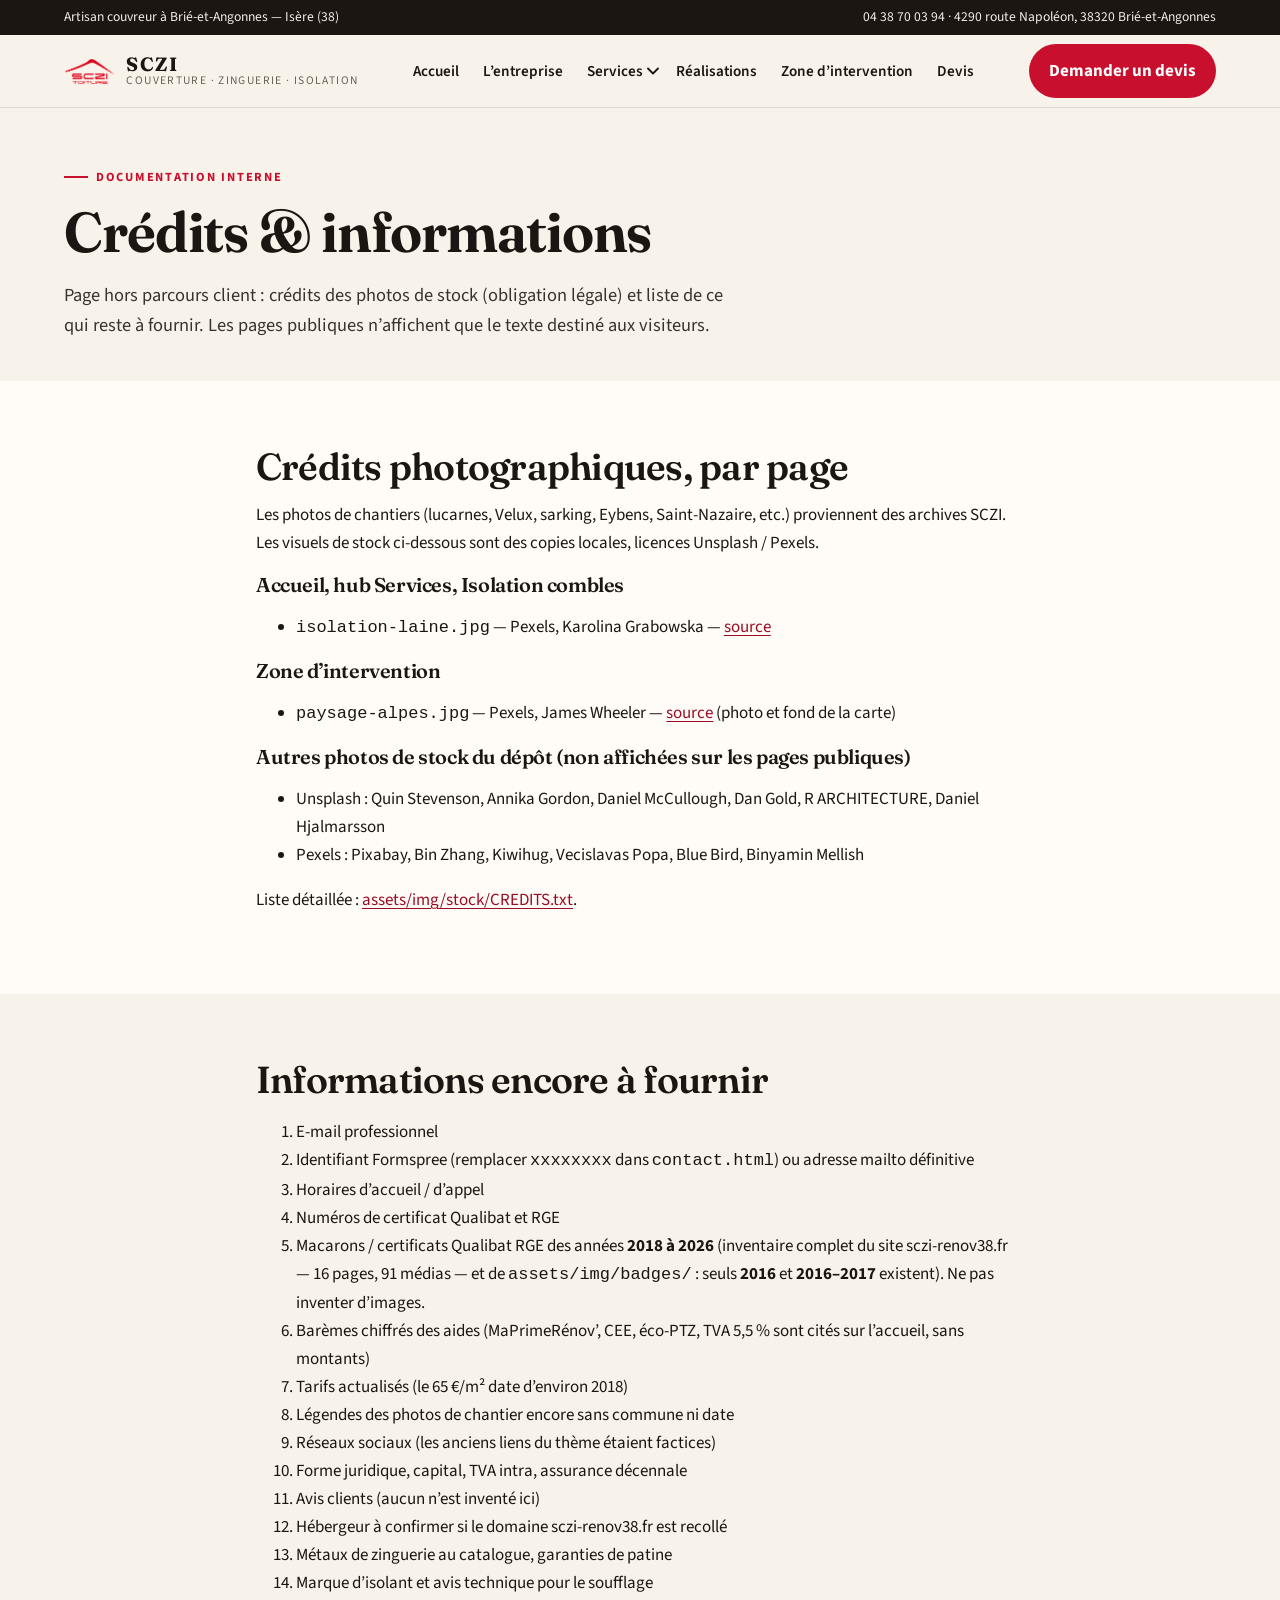
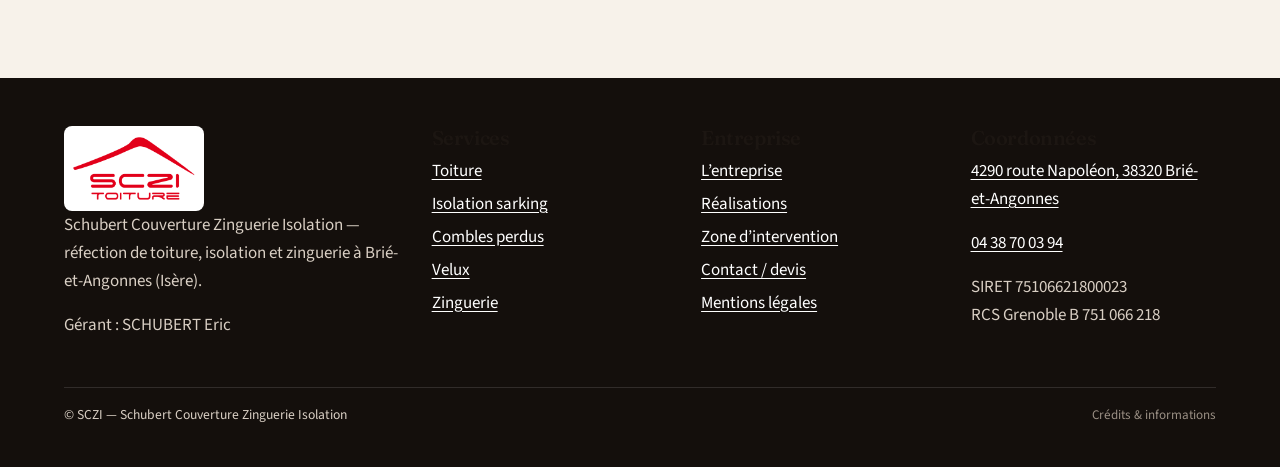
<file: credits.html>
<!DOCTYPE html>
<html lang="fr">
<head>
  <meta charset="utf-8">
  <meta name="viewport" content="width=device-width, initial-scale=1">
  <title>Crédits & informations — SCZI</title>
  <meta name="description" content="Crédits photographiques et informations encore à fournir pour le site SCZI.">
  <meta name="robots" content="index,follow">
  <link rel="canonical" href="https://thomasbonsirven.github.io/sczi38/credits.html">
  <meta property="og:locale" content="fr_FR">
  <meta property="og:type" content="website">
  <meta property="og:site_name" content="SCZI — Schubert Couverture Zinguerie Isolation">
  <meta property="og:title" content="Crédits & informations — SCZI">
  <meta property="og:description" content="Crédits photographiques et informations encore à fournir pour le site SCZI.">
  <meta property="og:url" content="https://thomasbonsirven.github.io/sczi38/credits.html">
  <meta property="og:image" content="https://thomasbonsirven.github.io/sczi38/assets/img/chantiers/lucarne-pendant.jpg">
  <meta name="twitter:card" content="summary_large_image">
  <meta name="twitter:title" content="Crédits & informations — SCZI">
  <meta name="twitter:description" content="Crédits photographiques et informations encore à fournir pour le site SCZI.">
  <meta name="theme-color" content="#c8102e">
  <link rel="icon" href="./favicon.png" type="image/png">
  <link rel="apple-touch-icon" href="./assets/img/logo/logo-icon.png">
  <link rel="preconnect" href="https://fonts.googleapis.com">
  <link rel="preconnect" href="https://fonts.gstatic.com" crossorigin>
  <link href="https://fonts.googleapis.com/css2?family=Fraunces:opsz,wght@9..144,500;9..144,650&family=Source+Sans+3:wght@400;600;700&display=swap" rel="stylesheet">
  <link rel="stylesheet" href="./assets/css/styles.css?v=20261010e">
  
</head><body>
  <a class="skip-link" href="#contenu">Aller au contenu</a>
  <header class="site-header">
    <div class="topbar">
      <div class="wrap">
        <span>Artisan couvreur à Brié-et-Angonnes — Isère (38)</span>
        <span>
          <a href="tel:+33438700394">04 38 70 03 94</a>
          · 4290 route Napoléon, 38320 Brié-et-Angonnes
        </span>
      </div>
    </div>
    <div class="wrap nav-row">
      <a class="brand" href="./index.html">
        <img src="./assets/img/logo/logo.png" width="827" height="472" alt="SCZI Toiture">
        <span class="brand-text">
          <strong>SCZI</strong>
          <span>Couverture · Zinguerie · Isolation</span>
        </span>
      </a>
      <button class="nav-toggle" type="button" aria-expanded="false" aria-controls="menu-principal" aria-label="Ouvrir le menu">
        <span></span><span></span><span></span>
      </button>
      <nav class="site-nav" id="menu-principal" aria-label="Navigation principale">
        <ul>
        <li><a href="./index.html">Accueil</a></li>
        <li><a href="./a-propos.html">L’entreprise</a></li>
        <li class="has-submenu">
          <div class="submenu-pair">
            <a href="./services/index.html">Services</a>
            <button type="button" class="submenu-toggle" aria-expanded="false" aria-controls="submenu-services" aria-haspopup="true" aria-label="Afficher le sous-menu Services">
              <svg class="nav-chevron" viewBox="0 0 12 8" width="12" height="8" aria-hidden="true" focusable="false"><path d="M1 1.5 6 6.5 11 1.5" fill="none" stroke="currentColor" stroke-width="1.8" stroke-linecap="round" stroke-linejoin="round"/></svg>
            </button>
          </div>
          <ul class="submenu" id="submenu-services">
            <li><a href="./services/toiture.html">Toiture</a></li>
            <li><a href="./services/isolation-sarking.html">Isolation sarking</a></li>
            <li><a href="./services/velux.html">Velux</a></li>
            <li><a href="./services/isolation-combles.html">Combles perdus</a></li>
            <li><a href="./services/zinguerie.html">Zinguerie</a></li>
          </ul>
        </li>
        <li><a href="./realisations.html">Réalisations</a></li>
        <li><a href="./zone-intervention.html">Zone d’intervention</a></li>
        <li><a href="./contact.html">Devis</a></li>
        </ul>
      </nav>
      <a class="btn btn-primary nav-cta" href="./contact.html">Demander un devis</a>
    </div>
  </header>
  <main id="contenu">
  <section class="page-hero wrap">
    <p class="kicker">Documentation interne</p>
    <h1>Crédits & informations</h1>
    <p class="lede">Page hors parcours client : crédits des photos de stock (obligation légale) et liste de ce qui reste à fournir. Les pages publiques n’affichent que le texte destiné aux visiteurs.</p>
  </section>
  <section class="section section-alt">
    <div class="wrap" style="max-width:48rem">
      <h2>Crédits photographiques, par page</h2>
      <p>Les photos de chantiers (lucarnes, Velux, sarking, Eybens, Saint-Nazaire, etc.) proviennent des archives SCZI. Les visuels de stock ci-dessous sont des copies locales, licences Unsplash / Pexels.</p>
      <h3>Accueil, hub Services, Isolation combles</h3>
      <ul>
        <li><code>isolation-laine.jpg</code> — Pexels, Karolina Grabowska — <a href="https://images.pexels.com/photos/5691622/pexels-photo-5691622.jpeg">source</a></li>
      </ul>
      <h3>Zone d’intervention</h3>
      <ul>
        <li><code>paysage-alpes.jpg</code> — Pexels, James Wheeler — <a href="https://images.pexels.com/photos/417074/pexels-photo-417074.jpeg">source</a> (photo et fond de la carte)</li>
      </ul>
      <h3>Autres photos de stock du dépôt (non affichées sur les pages publiques)</h3>
      <ul>
        <li>Unsplash : Quin Stevenson, Annika Gordon, Daniel McCullough, Dan Gold, R ARCHITECTURE, Daniel Hjalmarsson</li>
        <li>Pexels : Pixabay, Bin Zhang, Kiwihug, Vecislavas Popa, Blue Bird, Binyamin Mellish</li>
      </ul>
      <p>Liste détaillée : <a href="assets/img/stock/CREDITS.txt">assets/img/stock/CREDITS.txt</a>.</p>
    </div>
  </section>
  <section class="section">
    <div class="wrap" style="max-width:48rem">
      <h2>Informations encore à fournir</h2>
      <ol>
        <li>E-mail professionnel</li>
        <li>Identifiant Formspree (remplacer <code>xxxxxxxx</code> dans <code>contact.html</code>) ou adresse mailto définitive</li>
        <li>Horaires d’accueil / d’appel</li>
        <li>Numéros de certificat Qualibat et RGE</li>
        <li>Macarons / certificats Qualibat RGE des années <strong>2018 à 2026</strong> (inventaire complet du site sczi-renov38.fr — 16 pages, 91 médias — et de <code>assets/img/badges/</code> : seuls <strong>2016</strong> et <strong>2016–2017</strong> existent). Ne pas inventer d’images.</li>
        <li>Barèmes chiffrés des aides (MaPrimeRénov’, CEE, éco-PTZ, TVA 5,5&nbsp;% sont cités sur l’accueil, sans montants)</li>
        <li>Tarifs actualisés (le 65 €/m² date d’environ 2018)</li>
        <li>Légendes des photos de chantier encore sans commune ni date</li>
        <li>Réseaux sociaux (les anciens liens du thème étaient factices)</li>
        <li>Forme juridique, capital, TVA intra, assurance décennale</li>
        <li>Avis clients (aucun n’est inventé ici)</li>
        <li>Hébergeur à confirmer si le domaine sczi-renov38.fr est recollé</li>
        <li>Métaux de zinguerie au catalogue, garanties de patine</li>
        <li>Marque d’isolant et avis technique pour le soufflage</li>
      </ol>
    </div>
  </section>
  </main>
  <footer class="site-footer">
    <div class="wrap footer-grid">
      <div>
        <img src="./assets/img/logo/logo.png" width="180" alt="SCZI Toiture" style="width:140px;background:#fff;border-radius:8px;padding:6px;">
        <p>Schubert Couverture Zinguerie Isolation — réfection de toiture, isolation et zinguerie à Brié-et-Angonnes (Isère).</p>
        <p>Gérant : SCHUBERT Eric</p>
      </div>
      <div>
        <h3>Services</h3>
        <ul>
          <li><a href="./services/toiture.html">Toiture</a></li>
          <li><a href="./services/isolation-sarking.html">Isolation sarking</a></li>
          <li><a href="./services/isolation-combles.html">Combles perdus</a></li>
          <li><a href="./services/velux.html">Velux</a></li>
          <li><a href="./services/zinguerie.html">Zinguerie</a></li>
        </ul>
      </div>
      <div>
        <h3>Entreprise</h3>
        <ul>
          <li><a href="./a-propos.html">L’entreprise</a></li>
          <li><a href="./realisations.html">Réalisations</a></li>
          <li><a href="./zone-intervention.html">Zone d’intervention</a></li>
          <li><a href="./contact.html">Contact / devis</a></li>
          <li><a href="./mentions-legales.html">Mentions légales</a></li>
        </ul>
      </div>
      <div>
        <h3>Coordonnées</h3>
        <p><a href="https://www.google.com/maps/search/?api=1&query=4290+route+Napol%C3%A9on%2C+38320+Bri%C3%A9-et-Angonnes" rel="noopener noreferrer">4290 route Napoléon, 38320 Brié-et-Angonnes</a></p>
        <p><a href="tel:+33438700394">04 38 70 03 94</a></p>
        <p>SIRET 75106621800023<br>RCS Grenoble B 751 066 218</p>
      </div>
    </div>
    <div class="wrap legal">
      <p>© SCZI — Schubert Couverture Zinguerie Isolation</p>
      <p class="footer-credits"><a href="./credits.html">Crédits & informations</a></p>
    </div>
  </footer>
  <div class="mobile-cta">
    <a class="btn btn-ghost" href="tel:+33438700394">Appeler</a>
    <a class="btn btn-primary" href="./contact.html">Devis</a>
  </div>
  <div class="lightbox" data-lightbox aria-hidden="true" role="dialog" aria-label="Agrandissement photo">
    <button type="button" data-close-lightbox aria-label="Fermer">×</button>
    <img alt="">
  </div>
  <script src="./assets/js/main.js?v=20261010e"></script>
</body>
</html>
</file>
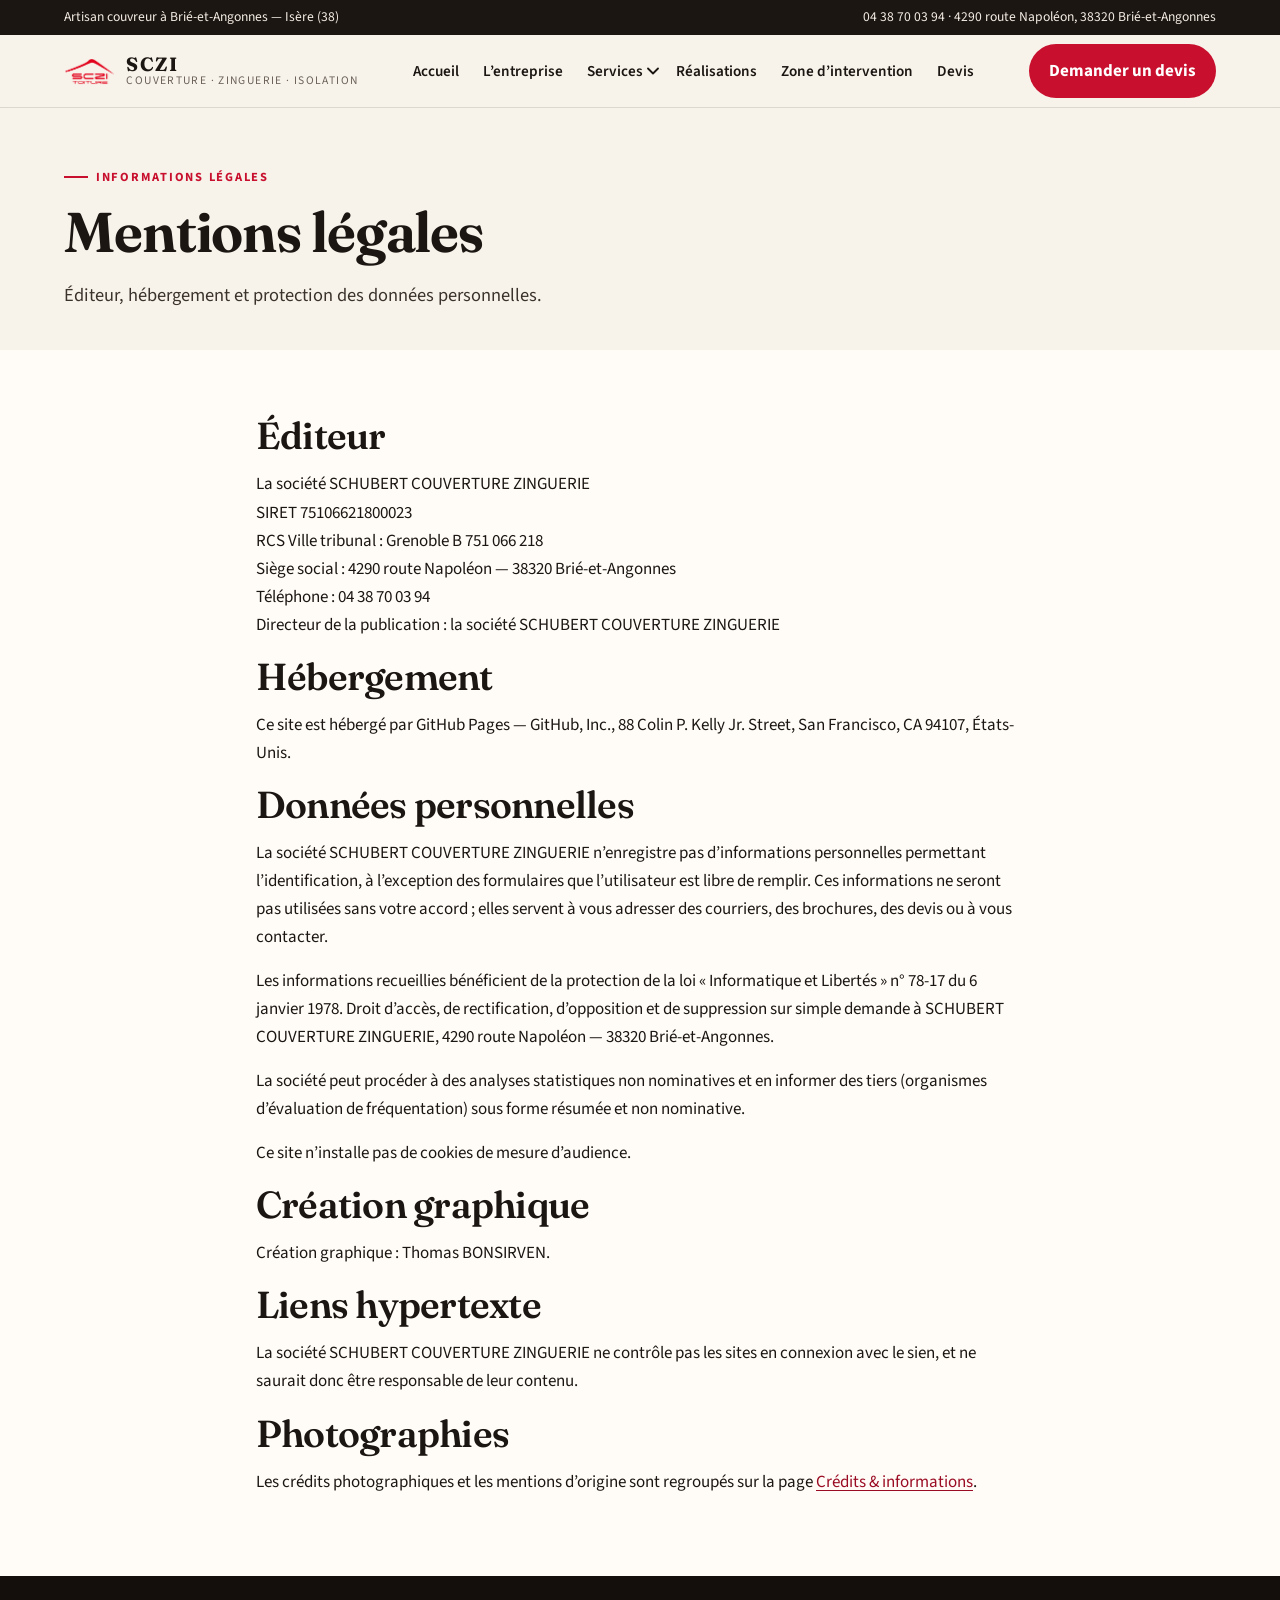
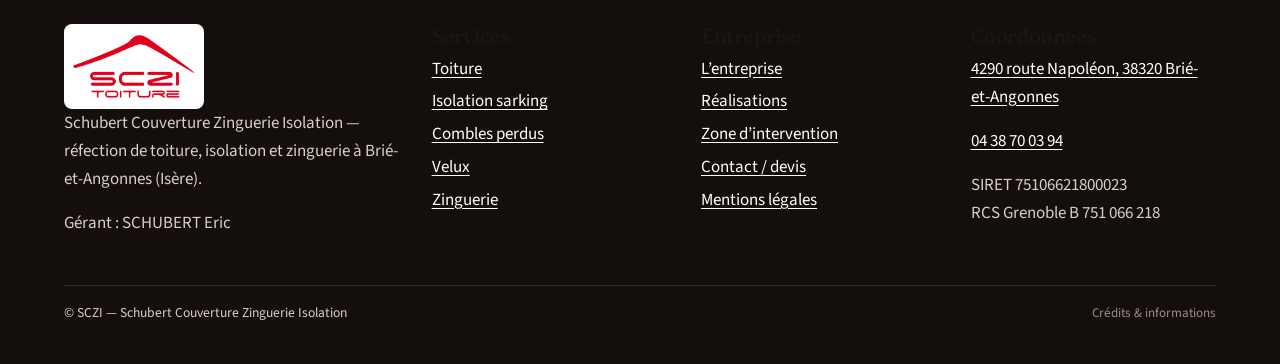
<file: mentions-legales.html>
<!DOCTYPE html>
<html lang="fr">
<head>
  <meta charset="utf-8">
  <meta name="viewport" content="width=device-width, initial-scale=1">
  <title>Mentions légales — Schubert Couverture Zinguerie Isolation</title>
  <meta name="description" content="Mentions légales SCZI : SIRET 75106621800023, RCS Grenoble B 751 066 218, siège 4290 route Napoléon, 38320 Brié-et-Angonnes, tél. 04 38 70 03 94.">
  <meta name="robots" content="index,follow">
  <link rel="canonical" href="https://thomasbonsirven.github.io/sczi38/mentions-legales.html">
  <meta property="og:locale" content="fr_FR">
  <meta property="og:type" content="website">
  <meta property="og:site_name" content="SCZI — Schubert Couverture Zinguerie Isolation">
  <meta property="og:title" content="Mentions légales — Schubert Couverture Zinguerie Isolation">
  <meta property="og:description" content="Mentions légales SCZI : SIRET 75106621800023, RCS Grenoble B 751 066 218, siège 4290 route Napoléon, 38320 Brié-et-Angonnes, tél. 04 38 70 03 94.">
  <meta property="og:url" content="https://thomasbonsirven.github.io/sczi38/mentions-legales.html">
  <meta property="og:image" content="https://thomasbonsirven.github.io/sczi38/assets/img/chantiers/lucarne-pendant.jpg">
  <meta name="twitter:card" content="summary_large_image">
  <meta name="twitter:title" content="Mentions légales — Schubert Couverture Zinguerie Isolation">
  <meta name="twitter:description" content="Mentions légales SCZI : SIRET 75106621800023, RCS Grenoble B 751 066 218, siège 4290 route Napoléon, 38320 Brié-et-Angonnes, tél. 04 38 70 03 94.">
  <meta name="theme-color" content="#c8102e">
  <link rel="icon" href="./favicon.png" type="image/png">
  <link rel="apple-touch-icon" href="./assets/img/logo/logo-icon.png">
  <link rel="preconnect" href="https://fonts.googleapis.com">
  <link rel="preconnect" href="https://fonts.gstatic.com" crossorigin>
  <link href="https://fonts.googleapis.com/css2?family=Fraunces:opsz,wght@9..144,500;9..144,650&family=Source+Sans+3:wght@400;600;700&display=swap" rel="stylesheet">
  <link rel="stylesheet" href="./assets/css/styles.css?v=20261010e">
  
</head><body>
  <a class="skip-link" href="#contenu">Aller au contenu</a>
  <header class="site-header">
    <div class="topbar">
      <div class="wrap">
        <span>Artisan couvreur à Brié-et-Angonnes — Isère (38)</span>
        <span>
          <a href="tel:+33438700394">04 38 70 03 94</a>
          · 4290 route Napoléon, 38320 Brié-et-Angonnes
        </span>
      </div>
    </div>
    <div class="wrap nav-row">
      <a class="brand" href="./index.html">
        <img src="./assets/img/logo/logo.png" width="827" height="472" alt="SCZI Toiture">
        <span class="brand-text">
          <strong>SCZI</strong>
          <span>Couverture · Zinguerie · Isolation</span>
        </span>
      </a>
      <button class="nav-toggle" type="button" aria-expanded="false" aria-controls="menu-principal" aria-label="Ouvrir le menu">
        <span></span><span></span><span></span>
      </button>
      <nav class="site-nav" id="menu-principal" aria-label="Navigation principale">
        <ul>
        <li><a href="./index.html">Accueil</a></li>
        <li><a href="./a-propos.html">L’entreprise</a></li>
        <li class="has-submenu">
          <div class="submenu-pair">
            <a href="./services/index.html">Services</a>
            <button type="button" class="submenu-toggle" aria-expanded="false" aria-controls="submenu-services" aria-haspopup="true" aria-label="Afficher le sous-menu Services">
              <svg class="nav-chevron" viewBox="0 0 12 8" width="12" height="8" aria-hidden="true" focusable="false"><path d="M1 1.5 6 6.5 11 1.5" fill="none" stroke="currentColor" stroke-width="1.8" stroke-linecap="round" stroke-linejoin="round"/></svg>
            </button>
          </div>
          <ul class="submenu" id="submenu-services">
            <li><a href="./services/toiture.html">Toiture</a></li>
            <li><a href="./services/isolation-sarking.html">Isolation sarking</a></li>
            <li><a href="./services/velux.html">Velux</a></li>
            <li><a href="./services/isolation-combles.html">Combles perdus</a></li>
            <li><a href="./services/zinguerie.html">Zinguerie</a></li>
          </ul>
        </li>
        <li><a href="./realisations.html">Réalisations</a></li>
        <li><a href="./zone-intervention.html">Zone d’intervention</a></li>
        <li><a href="./contact.html">Devis</a></li>
        </ul>
      </nav>
      <a class="btn btn-primary nav-cta" href="./contact.html">Demander un devis</a>
    </div>
  </header>
  <main id="contenu">
  <section class="page-hero wrap">
    <p class="kicker">Informations légales</p>
    <h1>Mentions légales</h1>
    <p class="lede">Éditeur, hébergement et protection des données personnelles.</p>
  </section>
  <section class="section section-alt">
    <div class="wrap" style="max-width:48rem">
      <h2>Éditeur</h2>
      <p>La société SCHUBERT COUVERTURE ZINGUERIE<br>
      SIRET 75106621800023<br>
      RCS Ville tribunal : Grenoble B 751 066 218<br>
      Siège social : 4290 route Napoléon — 38320 Brié-et-Angonnes<br>
      Téléphone : 04 38 70 03 94<br>
      Directeur de la publication : la société SCHUBERT COUVERTURE ZINGUERIE</p>

      <h2>Hébergement</h2>
      <p>Ce site est hébergé par GitHub Pages — GitHub, Inc., 88 Colin P. Kelly Jr. Street, San Francisco, CA 94107, États-Unis.</p>

      <h2>Données personnelles</h2>
      <p>La société SCHUBERT COUVERTURE ZINGUERIE n’enregistre pas d’informations personnelles permettant l’identification, à l’exception des formulaires que l’utilisateur est libre de remplir. Ces informations ne seront pas utilisées sans votre accord ; elles servent à vous adresser des courriers, des brochures, des devis ou à vous contacter.</p>
      <p>Les informations recueillies bénéficient de la protection de la loi « Informatique et Libertés » n° 78-17 du 6 janvier 1978. Droit d’accès, de rectification, d’opposition et de suppression sur simple demande à SCHUBERT COUVERTURE ZINGUERIE, 4290 route Napoléon — 38320 Brié-et-Angonnes.</p>
      <p>La société peut procéder à des analyses statistiques non nominatives et en informer des tiers (organismes d’évaluation de fréquentation) sous forme résumée et non nominative.</p>
      <p>Ce site n’installe pas de cookies de mesure d’audience.</p>

      <h2>Création graphique</h2>
      <p>Création graphique : Thomas BONSIRVEN.</p>

      <h2>Liens hypertexte</h2>
      <p>La société SCHUBERT COUVERTURE ZINGUERIE ne contrôle pas les sites en connexion avec le sien, et ne saurait donc être responsable de leur contenu.</p>

      <h2>Photographies</h2>
      <p>Les crédits photographiques et les mentions d’origine sont regroupés sur la page <a href="credits.html">Crédits & informations</a>.</p>
    </div>
  </section>
  </main>
  <footer class="site-footer">
    <div class="wrap footer-grid">
      <div>
        <img src="./assets/img/logo/logo.png" width="180" alt="SCZI Toiture" style="width:140px;background:#fff;border-radius:8px;padding:6px;">
        <p>Schubert Couverture Zinguerie Isolation — réfection de toiture, isolation et zinguerie à Brié-et-Angonnes (Isère).</p>
        <p>Gérant : SCHUBERT Eric</p>
      </div>
      <div>
        <h3>Services</h3>
        <ul>
          <li><a href="./services/toiture.html">Toiture</a></li>
          <li><a href="./services/isolation-sarking.html">Isolation sarking</a></li>
          <li><a href="./services/isolation-combles.html">Combles perdus</a></li>
          <li><a href="./services/velux.html">Velux</a></li>
          <li><a href="./services/zinguerie.html">Zinguerie</a></li>
        </ul>
      </div>
      <div>
        <h3>Entreprise</h3>
        <ul>
          <li><a href="./a-propos.html">L’entreprise</a></li>
          <li><a href="./realisations.html">Réalisations</a></li>
          <li><a href="./zone-intervention.html">Zone d’intervention</a></li>
          <li><a href="./contact.html">Contact / devis</a></li>
          <li><a href="./mentions-legales.html">Mentions légales</a></li>
        </ul>
      </div>
      <div>
        <h3>Coordonnées</h3>
        <p><a href="https://www.google.com/maps/search/?api=1&query=4290+route+Napol%C3%A9on%2C+38320+Bri%C3%A9-et-Angonnes" rel="noopener noreferrer">4290 route Napoléon, 38320 Brié-et-Angonnes</a></p>
        <p><a href="tel:+33438700394">04 38 70 03 94</a></p>
        <p>SIRET 75106621800023<br>RCS Grenoble B 751 066 218</p>
      </div>
    </div>
    <div class="wrap legal">
      <p>© SCZI — Schubert Couverture Zinguerie Isolation</p>
      <p class="footer-credits"><a href="./credits.html">Crédits & informations</a></p>
    </div>
  </footer>
  <div class="mobile-cta">
    <a class="btn btn-ghost" href="tel:+33438700394">Appeler</a>
    <a class="btn btn-primary" href="./contact.html">Devis</a>
  </div>
  <div class="lightbox" data-lightbox aria-hidden="true" role="dialog" aria-label="Agrandissement photo">
    <button type="button" data-close-lightbox aria-label="Fermer">×</button>
    <img alt="">
  </div>
  <script src="./assets/js/main.js?v=20261010e"></script>
</body>
</html>
</file>
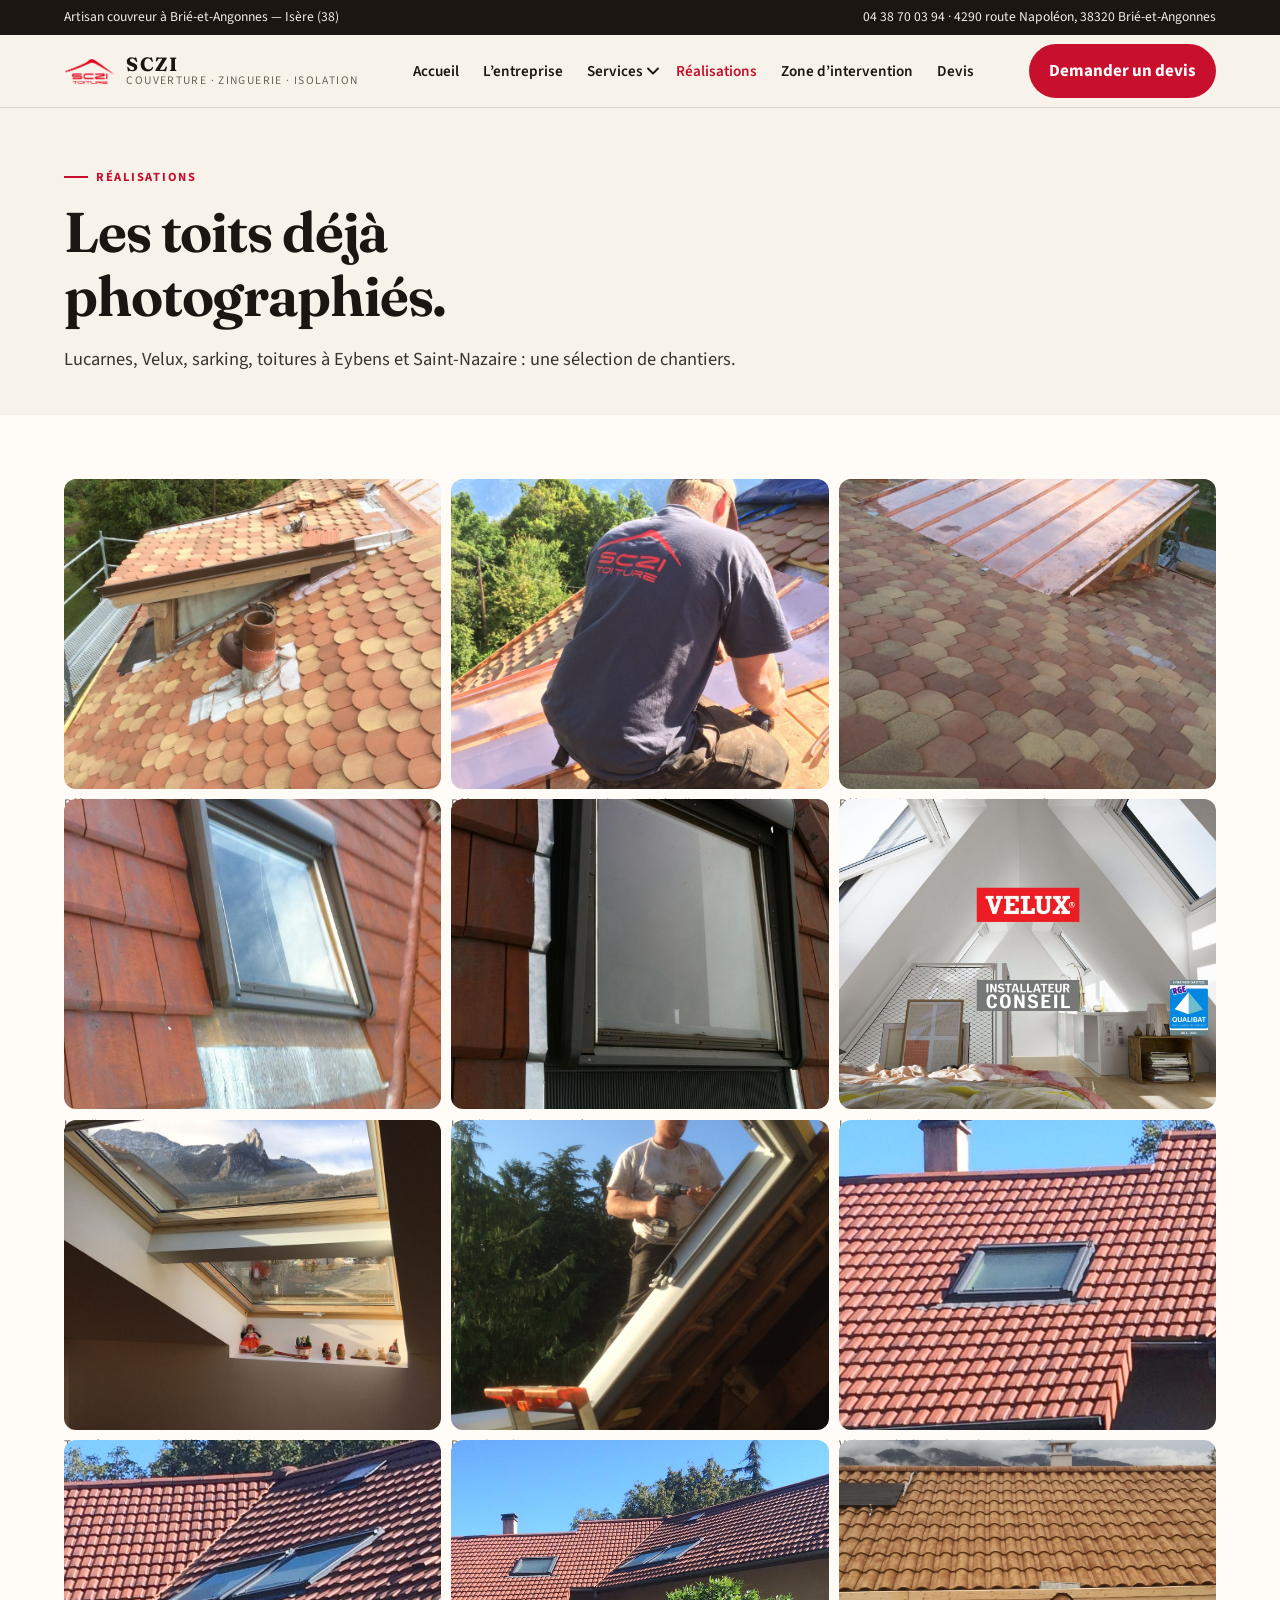
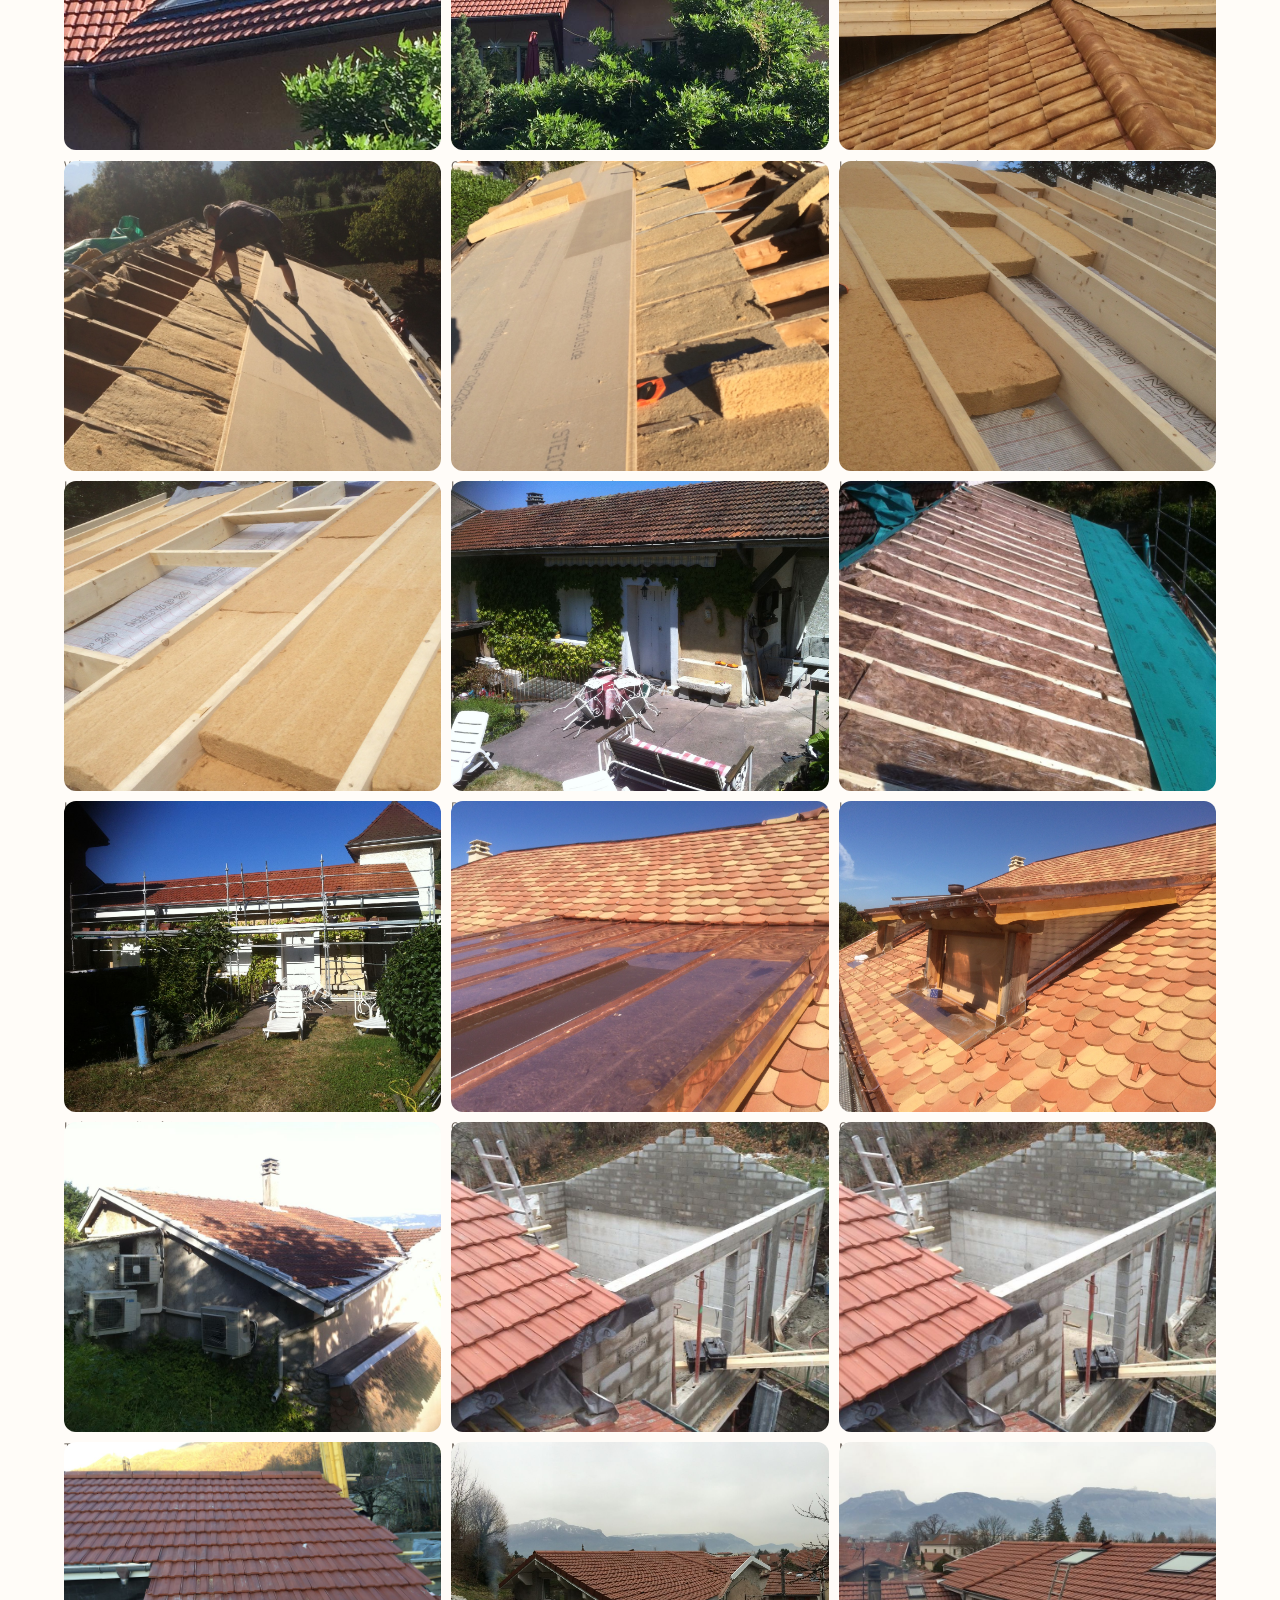
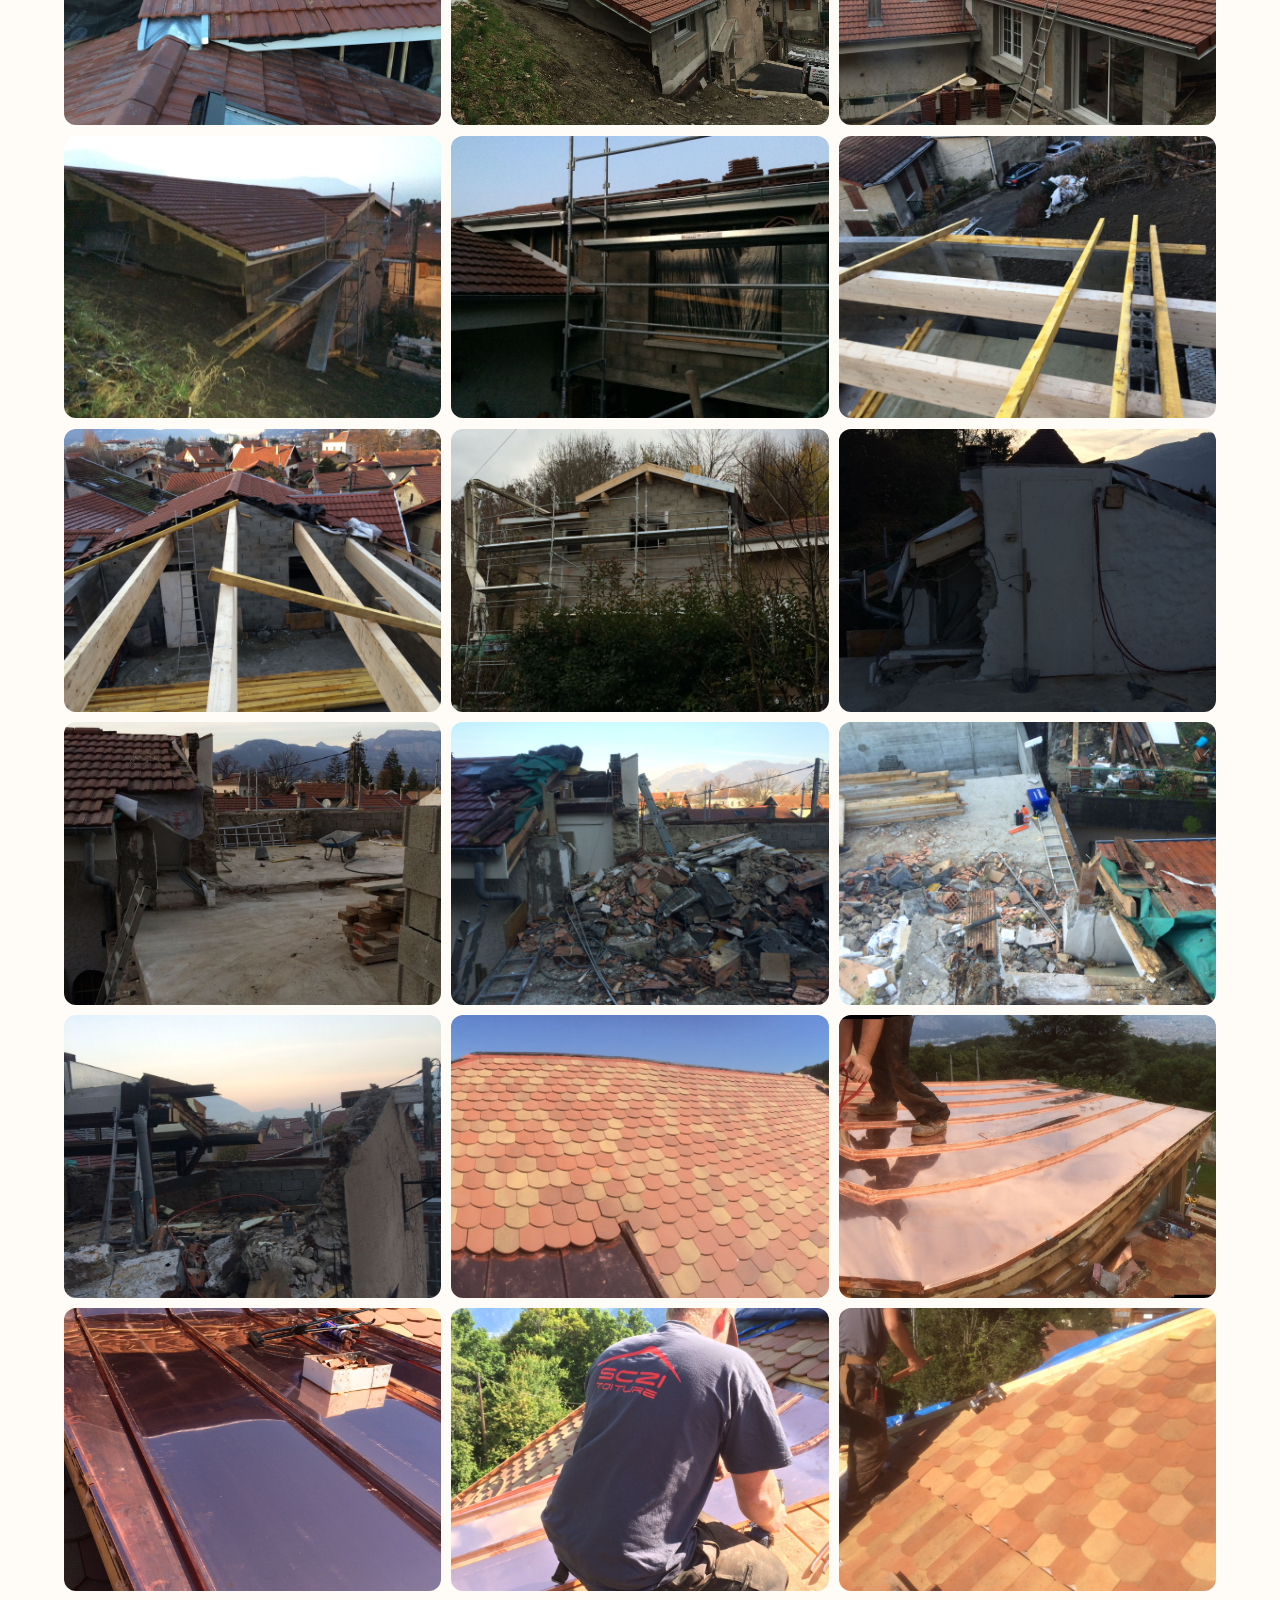
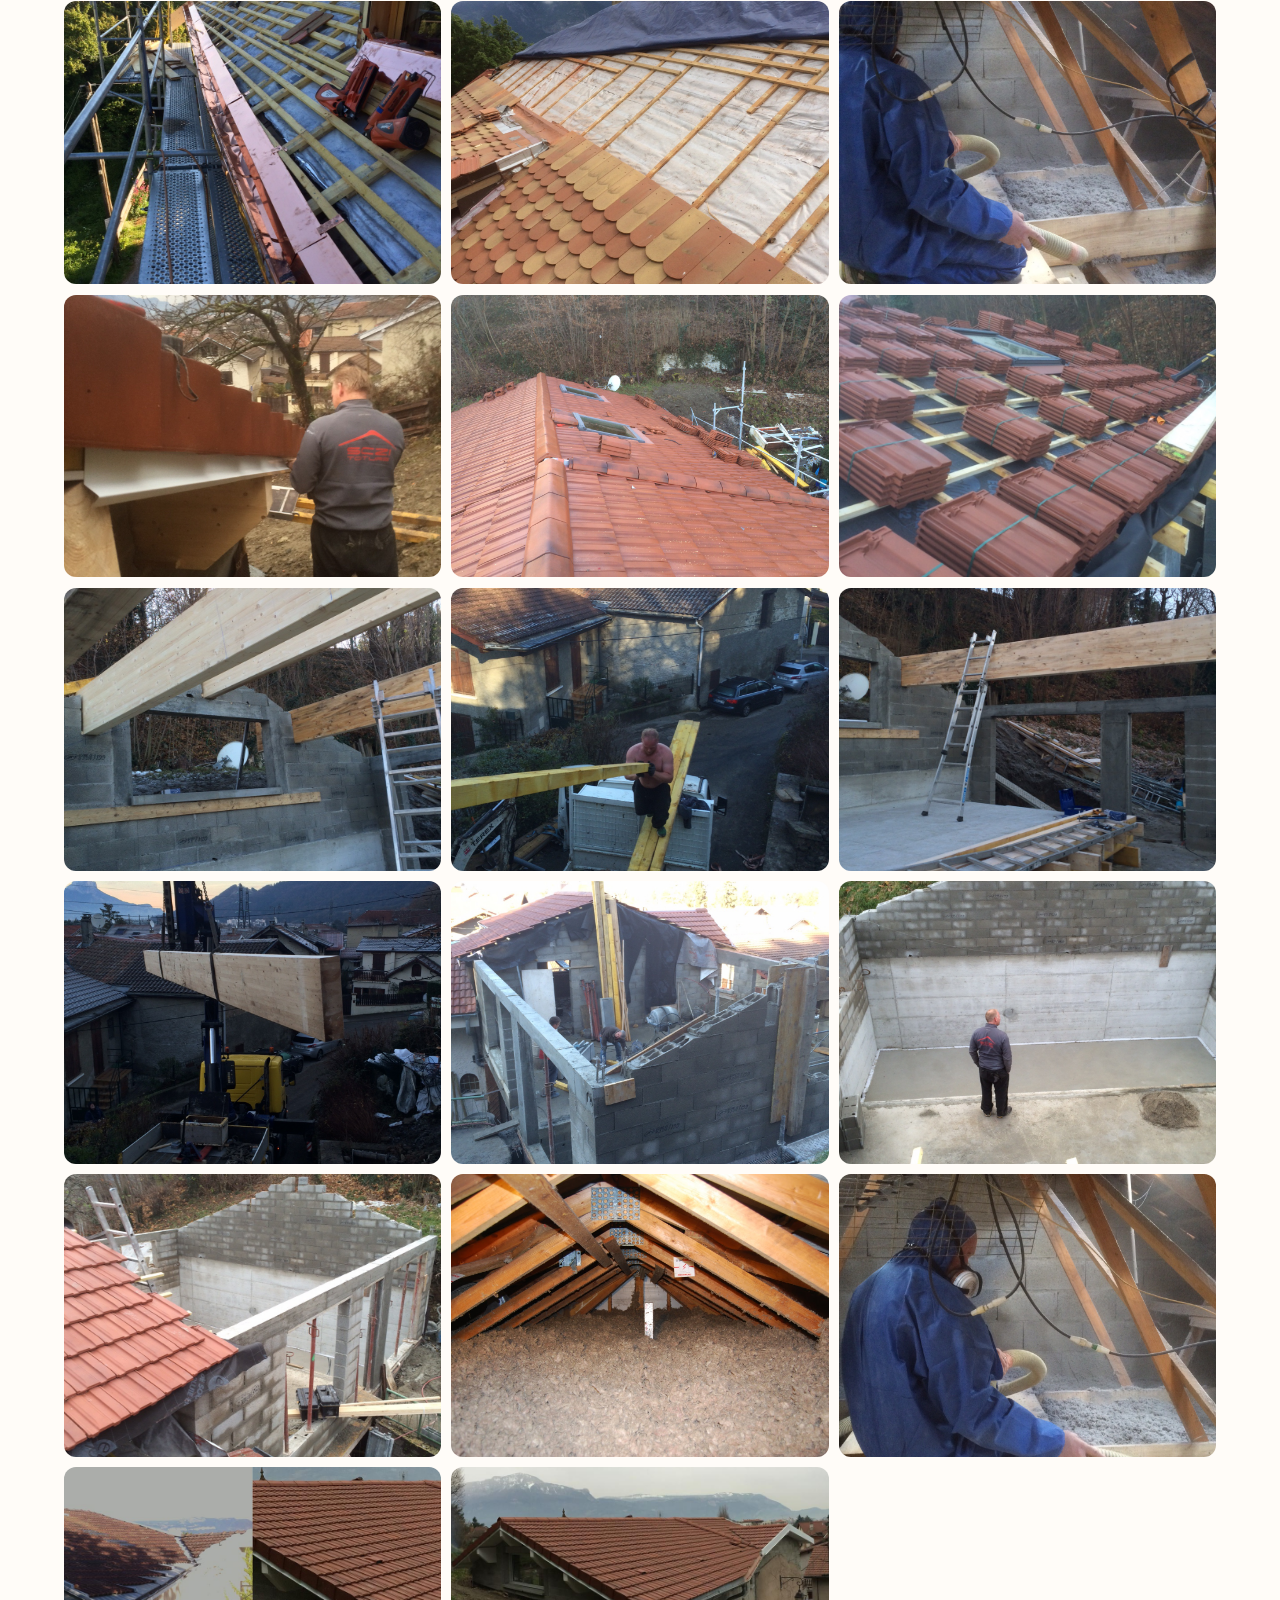
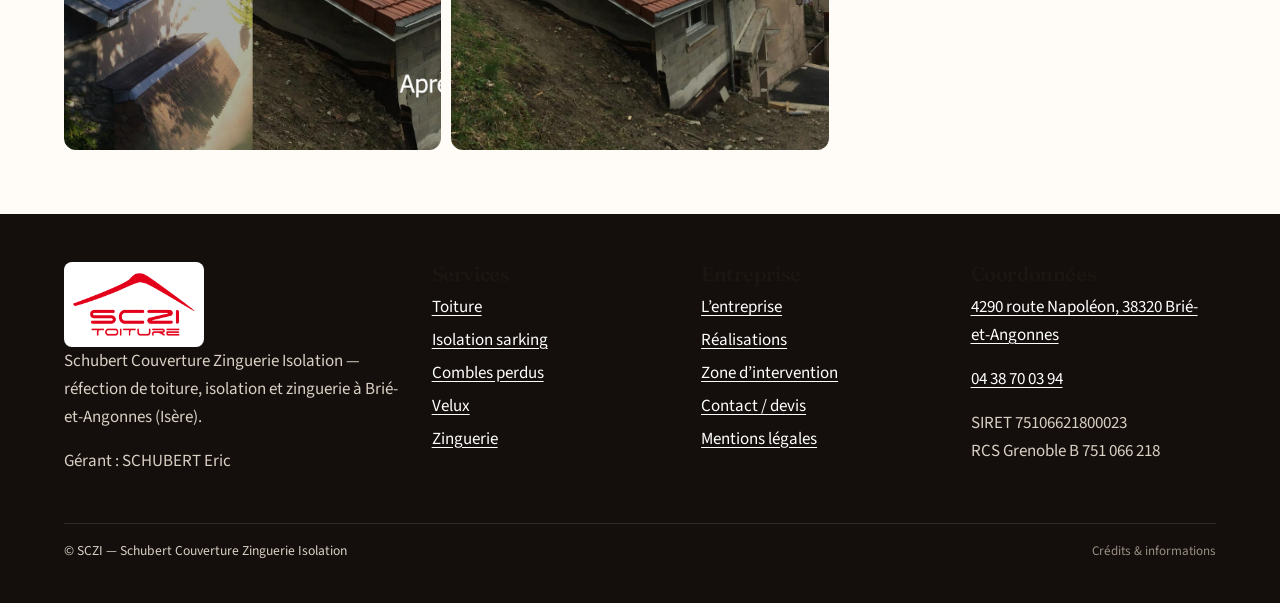
<file: realisations.html>
<!DOCTYPE html>
<html lang="fr">
<head>
  <meta charset="utf-8">
  <meta name="viewport" content="width=device-width, initial-scale=1">
  <title>Réalisations toiture et isolation — galerie SCZI</title>
  <meta name="description" content="Galerie de chantiers SCZI : lucarnes, Velux, sarking, Eybens, Saint-Nazaire.">
  <meta name="robots" content="index,follow">
  <link rel="canonical" href="https://thomasbonsirven.github.io/sczi38/realisations.html">
  <meta property="og:locale" content="fr_FR">
  <meta property="og:type" content="website">
  <meta property="og:site_name" content="SCZI — Schubert Couverture Zinguerie Isolation">
  <meta property="og:title" content="Réalisations toiture et isolation — galerie SCZI">
  <meta property="og:description" content="Galerie de chantiers SCZI : lucarnes, Velux, sarking, Eybens, Saint-Nazaire.">
  <meta property="og:url" content="https://thomasbonsirven.github.io/sczi38/realisations.html">
  <meta property="og:image" content="https://thomasbonsirven.github.io/sczi38/assets/img/chantiers/lucarne-pendant.jpg">
  <meta name="twitter:card" content="summary_large_image">
  <meta name="twitter:title" content="Réalisations toiture et isolation — galerie SCZI">
  <meta name="twitter:description" content="Galerie de chantiers SCZI : lucarnes, Velux, sarking, Eybens, Saint-Nazaire.">
  <meta name="theme-color" content="#c8102e">
  <link rel="icon" href="./favicon.png" type="image/png">
  <link rel="apple-touch-icon" href="./assets/img/logo/logo-icon.png">
  <link rel="preconnect" href="https://fonts.googleapis.com">
  <link rel="preconnect" href="https://fonts.gstatic.com" crossorigin>
  <link href="https://fonts.googleapis.com/css2?family=Fraunces:opsz,wght@9..144,500;9..144,650&family=Source+Sans+3:wght@400;600;700&display=swap" rel="stylesheet">
  <link rel="stylesheet" href="./assets/css/styles.css?v=20261010e">
  
</head><body>
  <a class="skip-link" href="#contenu">Aller au contenu</a>
  <header class="site-header">
    <div class="topbar">
      <div class="wrap">
        <span>Artisan couvreur à Brié-et-Angonnes — Isère (38)</span>
        <span>
          <a href="tel:+33438700394">04 38 70 03 94</a>
          · 4290 route Napoléon, 38320 Brié-et-Angonnes
        </span>
      </div>
    </div>
    <div class="wrap nav-row">
      <a class="brand" href="./index.html">
        <img src="./assets/img/logo/logo.png" width="827" height="472" alt="SCZI Toiture">
        <span class="brand-text">
          <strong>SCZI</strong>
          <span>Couverture · Zinguerie · Isolation</span>
        </span>
      </a>
      <button class="nav-toggle" type="button" aria-expanded="false" aria-controls="menu-principal" aria-label="Ouvrir le menu">
        <span></span><span></span><span></span>
      </button>
      <nav class="site-nav" id="menu-principal" aria-label="Navigation principale">
        <ul>
        <li><a href="./index.html">Accueil</a></li>
        <li><a href="./a-propos.html">L’entreprise</a></li>
        <li class="has-submenu">
          <div class="submenu-pair">
            <a href="./services/index.html">Services</a>
            <button type="button" class="submenu-toggle" aria-expanded="false" aria-controls="submenu-services" aria-haspopup="true" aria-label="Afficher le sous-menu Services">
              <svg class="nav-chevron" viewBox="0 0 12 8" width="12" height="8" aria-hidden="true" focusable="false"><path d="M1 1.5 6 6.5 11 1.5" fill="none" stroke="currentColor" stroke-width="1.8" stroke-linecap="round" stroke-linejoin="round"/></svg>
            </button>
          </div>
          <ul class="submenu" id="submenu-services">
            <li><a href="./services/toiture.html">Toiture</a></li>
            <li><a href="./services/isolation-sarking.html">Isolation sarking</a></li>
            <li><a href="./services/velux.html">Velux</a></li>
            <li><a href="./services/isolation-combles.html">Combles perdus</a></li>
            <li><a href="./services/zinguerie.html">Zinguerie</a></li>
          </ul>
        </li>
        <li><a href="./realisations.html" aria-current="page">Réalisations</a></li>
        <li><a href="./zone-intervention.html">Zone d’intervention</a></li>
        <li><a href="./contact.html">Devis</a></li>
        </ul>
      </nav>
      <a class="btn btn-primary nav-cta" href="./contact.html">Demander un devis</a>
    </div>
  </header>
  <main id="contenu">
  <section class="page-hero wrap">
    <p class="kicker">Réalisations</p>
    <h1>Les toits déjà photographiés.</h1>
    <p class="lede">Lucarnes, Velux, sarking, toitures à Eybens et Saint-Nazaire : une sélection de chantiers.</p>
  </section>
  <section class="section section-alt">
    <div class="wrap">
      <div class="gallery" data-gallery>
        <figure><a href="assets/img/chantiers/lucarne-avant.jpg"><img src="assets/img/chantiers/lucarne-avant.jpg" alt="Réfection de toiture et lucarne — avant"></a><figcaption>Réfection de toiture et lucarne — avant</figcaption></figure>
<figure><a href="assets/img/chantiers/lucarne-pendant.jpg"><img src="assets/img/chantiers/lucarne-pendant.jpg" alt="Réfection de lucarne — pendant (tuile écaille, joint debout)"></a><figcaption>Réfection de lucarne — pendant (tuile écaille, joint debout)</figcaption></figure>
<figure><a href="assets/img/chantiers/lucarne-apres.jpg"><img src="assets/img/chantiers/lucarne-apres.jpg" alt="Réfection de toiture et lucarne — après"></a><figcaption>Réfection de toiture et lucarne — après</figcaption></figure>
<figure><a href="assets/img/chantiers/velux-avant.jpg"><img src="assets/img/chantiers/velux-avant.jpg" alt="Installation Velux — avant"></a><figcaption>Installation Velux — avant</figcaption></figure>
<figure><a href="assets/img/chantiers/velux-apres.jpg"><img src="assets/img/chantiers/velux-apres.jpg" alt="Installation Velux — après"></a><figcaption>Installation Velux — après</figcaption></figure>
<figure><a href="assets/img/chantiers/velux-installation.jpg"><img src="assets/img/chantiers/velux-installation.jpg" alt="Installation Velux"></a><figcaption>Installation Velux</figcaption></figure>
<figure><a href="assets/img/chantiers/velux-transformation.jpg"><img src="assets/img/chantiers/velux-transformation.jpg" alt="Transformation d’un débarras / chevrette de panne"></a><figcaption>Transformation d’un débarras / chevrette de panne</figcaption></figure>
<figure><a href="assets/img/chantiers/velux-pose.jpg"><img src="assets/img/chantiers/velux-pose.jpg" alt="Pose de Velux"></a><figcaption>Pose de Velux</figcaption></figure>
<figure><a href="assets/img/chantiers/velux-aile-droite.jpg"><img src="assets/img/chantiers/velux-aile-droite.jpg" alt="Velux — aile droite (jumelage 114/118)"></a><figcaption>Velux — aile droite (jumelage 114/118)</figcaption></figure>
<figure><a href="assets/img/chantiers/velux-aile-gauche.jpg"><img src="assets/img/chantiers/velux-aile-gauche.jpg" alt="Velux — aile gauche"></a><figcaption>Velux — aile gauche</figcaption></figure>
<figure><a href="assets/img/chantiers/velux-duo.jpg"><img src="assets/img/chantiers/velux-duo.jpg" alt="Création de Velux en duo"></a><figcaption>Création de Velux en duo</figcaption></figure>
<figure><a href="assets/img/chantiers/sarking-1054.jpg"><img src="assets/img/chantiers/sarking-1054.jpg" alt="Isolation toiture par l’extérieur"></a><figcaption>Isolation toiture par l’extérieur</figcaption></figure>
<figure><a href="assets/img/chantiers/sarking-1016.jpg"><img src="assets/img/chantiers/sarking-1016.jpg" alt="Isolation / sarking"></a><figcaption>Isolation / sarking</figcaption></figure>
<figure><a href="assets/img/chantiers/sarking-1014.jpg"><img src="assets/img/chantiers/sarking-1014.jpg" alt="Laine de bois et panneau sarking — Saint-Nazaire"></a><figcaption>Laine de bois et panneau sarking — Saint-Nazaire</figcaption></figure>
<figure><a href="assets/img/chantiers/sarking-0685.jpg"><img src="assets/img/chantiers/sarking-0685.jpg" alt="Laine de bois 2 × 120 mm"></a><figcaption>Laine de bois 2 × 120 mm</figcaption></figure>
<figure><a href="assets/img/chantiers/sarking-0684.jpg"><img src="assets/img/chantiers/sarking-0684.jpg" alt="Isolation entre chevrons"></a><figcaption>Isolation entre chevrons</figcaption></figure>
<figure><a href="assets/img/chantiers/sarking-double-chevron.jpg"><img src="assets/img/chantiers/sarking-double-chevron.jpg" alt="Double chevronnage, laine de verre GR32 — Eybens"></a><figcaption>Double chevronnage, laine de verre GR32 — Eybens</figcaption></figure>
<figure><a href="assets/img/chantiers/sarking-0083.jpg"><img src="assets/img/chantiers/sarking-0083.jpg" alt="Isolation par l’extérieur — Eybens"></a><figcaption>Isolation par l’extérieur — Eybens</figcaption></figure>
<figure><a href="assets/img/chantiers/sarking-0109.jpg"><img src="assets/img/chantiers/sarking-0109.jpg" alt="Isolation par l’extérieur"></a><figcaption>Isolation par l’extérieur</figcaption></figure>
<figure><a href="assets/img/chantiers/toiture-0664.jpg"><img src="assets/img/chantiers/toiture-0664.jpg" alt="Ouvrage de toiture"></a><figcaption>Ouvrage de toiture</figcaption></figure>
<figure><a href="assets/img/chantiers/toiture-0662.jpg"><img src="assets/img/chantiers/toiture-0662.jpg" alt="Ouvrage de toiture"></a><figcaption>Ouvrage de toiture</figcaption></figure>
<figure><a href="assets/img/chantiers/eybens-avant.jpg"><img src="assets/img/chantiers/eybens-avant.jpg" alt="Toiture de maison à Eybens — avant"></a><figcaption>Toiture de maison à Eybens — avant</figcaption></figure>
<figure><a href="assets/img/chantiers/mur-pignon-1.jpg"><img src="assets/img/chantiers/mur-pignon-1.jpg" alt="Mur pignon"></a><figcaption>Mur pignon</figcaption></figure>
<figure><a href="assets/img/chantiers/mur-pignon-2.jpg"><img src="assets/img/chantiers/mur-pignon-2.jpg" alt="Mur pignon"></a><figcaption>Mur pignon</figcaption></figure>
<figure><a href="assets/img/chantiers/img-0091.jpg"><img src="assets/img/chantiers/img-0091.jpg" alt="Toiture, chantier SCZI"></a></figure>
<figure><a href="assets/img/chantiers/img-0427.jpg"><img src="assets/img/chantiers/img-0427.jpg" alt="Toiture, chantier SCZI"></a></figure>
<figure><a href="assets/img/chantiers/img-0422.jpg"><img src="assets/img/chantiers/img-0422.jpg" alt="Toiture, chantier SCZI"></a></figure>
<figure><a href="assets/img/chantiers/img-0153.jpg"><img src="assets/img/chantiers/img-0153.jpg" alt="Toiture, chantier SCZI"></a></figure>
<figure><a href="assets/img/chantiers/img-0135.jpg"><img src="assets/img/chantiers/img-0135.jpg" alt="Toiture, chantier SCZI"></a></figure>
<figure><a href="assets/img/chantiers/img-0110.jpg"><img src="assets/img/chantiers/img-0110.jpg" alt="Toiture, chantier SCZI"></a></figure>
<figure><a href="assets/img/chantiers/img-0108.jpg"><img src="assets/img/chantiers/img-0108.jpg" alt="Toiture, chantier SCZI"></a></figure>
<figure><a href="assets/img/chantiers/img-0064.jpg"><img src="assets/img/chantiers/img-0064.jpg" alt="Toiture, chantier SCZI"></a></figure>
<figure><a href="assets/img/chantiers/img-0058.jpg"><img src="assets/img/chantiers/img-0058.jpg" alt="Toiture, chantier SCZI"></a></figure>
<figure><a href="assets/img/chantiers/img-0054.jpg"><img src="assets/img/chantiers/img-0054.jpg" alt="Toiture, chantier SCZI"></a></figure>
<figure><a href="assets/img/chantiers/img-0042.jpg"><img src="assets/img/chantiers/img-0042.jpg" alt="Toiture, chantier SCZI"></a></figure>
<figure><a href="assets/img/chantiers/img-0039.jpg"><img src="assets/img/chantiers/img-0039.jpg" alt="Toiture, chantier SCZI"></a></figure>
<figure><a href="assets/img/chantiers/img-0032.jpg"><img src="assets/img/chantiers/img-0032.jpg" alt="Toiture, chantier SCZI"></a></figure>
<figure><a href="assets/img/chantiers/img-0651.jpg"><img src="assets/img/chantiers/img-0651.jpg" alt="Toiture, chantier SCZI"></a></figure>
<figure><a href="assets/img/chantiers/img-0638.jpg"><img src="assets/img/chantiers/img-0638.jpg" alt="Toiture, chantier SCZI"></a></figure>
<figure><a href="assets/img/chantiers/img-0593.jpg"><img src="assets/img/chantiers/img-0593.jpg" alt="Toiture, chantier SCZI"></a></figure>
<figure><a href="assets/img/chantiers/img-0590.jpg"><img src="assets/img/chantiers/img-0590.jpg" alt="Toiture, chantier SCZI"></a></figure>
<figure><a href="assets/img/chantiers/img-0561.jpg"><img src="assets/img/chantiers/img-0561.jpg" alt="Toiture, chantier SCZI"></a></figure>
<figure><a href="assets/img/chantiers/img-0530.jpg"><img src="assets/img/chantiers/img-0530.jpg" alt="Toiture, chantier SCZI"></a></figure>
<figure><a href="assets/img/chantiers/img-0515.jpg"><img src="assets/img/chantiers/img-0515.jpg" alt="Toiture, chantier SCZI"></a></figure>
<figure><a href="assets/img/chantiers/img-0284.jpg"><img src="assets/img/chantiers/img-0284.jpg" alt="Toiture, chantier SCZI"></a></figure>
<figure><a href="assets/img/chantiers/img-0246.jpg"><img src="assets/img/chantiers/img-0246.jpg" alt="Toiture, chantier SCZI"></a></figure>
<figure><a href="assets/img/chantiers/img-0241.jpg"><img src="assets/img/chantiers/img-0241.jpg" alt="Toiture, chantier SCZI"></a></figure>
<figure><a href="assets/img/chantiers/img-0086.jpg"><img src="assets/img/chantiers/img-0086.jpg" alt="Toiture, chantier SCZI"></a></figure>
<figure><a href="assets/img/chantiers/img-0059.jpg"><img src="assets/img/chantiers/img-0059.jpg" alt="Toiture, chantier SCZI"></a></figure>
<figure><a href="assets/img/chantiers/img-0056.jpg"><img src="assets/img/chantiers/img-0056.jpg" alt="Toiture, chantier SCZI"></a></figure>
<figure><a href="assets/img/chantiers/img-0052.jpg"><img src="assets/img/chantiers/img-0052.jpg" alt="Toiture, chantier SCZI"></a></figure>
<figure><a href="assets/img/chantiers/img-0050.jpg"><img src="assets/img/chantiers/img-0050.jpg" alt="Toiture, chantier SCZI"></a></figure>
<figure><a href="assets/img/chantiers/img-0021.jpg"><img src="assets/img/chantiers/img-0021.jpg" alt="Toiture, chantier SCZI"></a></figure>
<figure><a href="assets/img/chantiers/img-0009.jpg"><img src="assets/img/chantiers/img-0009.jpg" alt="Toiture, chantier SCZI"></a></figure>
<figure><a href="assets/img/chantiers/img-0003.jpg"><img src="assets/img/chantiers/img-0003.jpg" alt="Toiture, chantier SCZI"></a></figure>
<figure><a href="assets/img/chantiers/dsc-0037.jpg"><img src="assets/img/chantiers/dsc-0037.jpg" alt="Toiture, chantier SCZI"></a></figure>
<figure><a href="assets/img/chantiers/fullsizer.jpg"><img src="assets/img/chantiers/fullsizer.jpg" alt="Toiture, chantier SCZI"></a></figure>
<figure><a href="assets/img/chantiers/sans-titre-5.jpg"><img src="assets/img/chantiers/sans-titre-5.jpg" alt="Toiture, chantier SCZI"></a></figure>
<figure><a href="assets/img/chantiers/sans-titre-2.jpg"><img src="assets/img/chantiers/sans-titre-2.jpg" alt="Toiture, chantier SCZI"></a></figure>
      </div>
    </div>
  </section>
  </main>
  <footer class="site-footer">
    <div class="wrap footer-grid">
      <div>
        <img src="./assets/img/logo/logo.png" width="180" alt="SCZI Toiture" style="width:140px;background:#fff;border-radius:8px;padding:6px;">
        <p>Schubert Couverture Zinguerie Isolation — réfection de toiture, isolation et zinguerie à Brié-et-Angonnes (Isère).</p>
        <p>Gérant : SCHUBERT Eric</p>
      </div>
      <div>
        <h3>Services</h3>
        <ul>
          <li><a href="./services/toiture.html">Toiture</a></li>
          <li><a href="./services/isolation-sarking.html">Isolation sarking</a></li>
          <li><a href="./services/isolation-combles.html">Combles perdus</a></li>
          <li><a href="./services/velux.html">Velux</a></li>
          <li><a href="./services/zinguerie.html">Zinguerie</a></li>
        </ul>
      </div>
      <div>
        <h3>Entreprise</h3>
        <ul>
          <li><a href="./a-propos.html">L’entreprise</a></li>
          <li><a href="./realisations.html">Réalisations</a></li>
          <li><a href="./zone-intervention.html">Zone d’intervention</a></li>
          <li><a href="./contact.html">Contact / devis</a></li>
          <li><a href="./mentions-legales.html">Mentions légales</a></li>
        </ul>
      </div>
      <div>
        <h3>Coordonnées</h3>
        <p><a href="https://www.google.com/maps/search/?api=1&query=4290+route+Napol%C3%A9on%2C+38320+Bri%C3%A9-et-Angonnes" rel="noopener noreferrer">4290 route Napoléon, 38320 Brié-et-Angonnes</a></p>
        <p><a href="tel:+33438700394">04 38 70 03 94</a></p>
        <p>SIRET 75106621800023<br>RCS Grenoble B 751 066 218</p>
      </div>
    </div>
    <div class="wrap legal">
      <p>© SCZI — Schubert Couverture Zinguerie Isolation</p>
      <p class="footer-credits"><a href="./credits.html">Crédits & informations</a></p>
    </div>
  </footer>
  <div class="mobile-cta">
    <a class="btn btn-ghost" href="tel:+33438700394">Appeler</a>
    <a class="btn btn-primary" href="./contact.html">Devis</a>
  </div>
  <div class="lightbox" data-lightbox aria-hidden="true" role="dialog" aria-label="Agrandissement photo">
    <button type="button" data-close-lightbox aria-label="Fermer">×</button>
    <img alt="">
  </div>
  <script src="./assets/js/main.js?v=20261010e"></script>
</body>
</html>
</file>
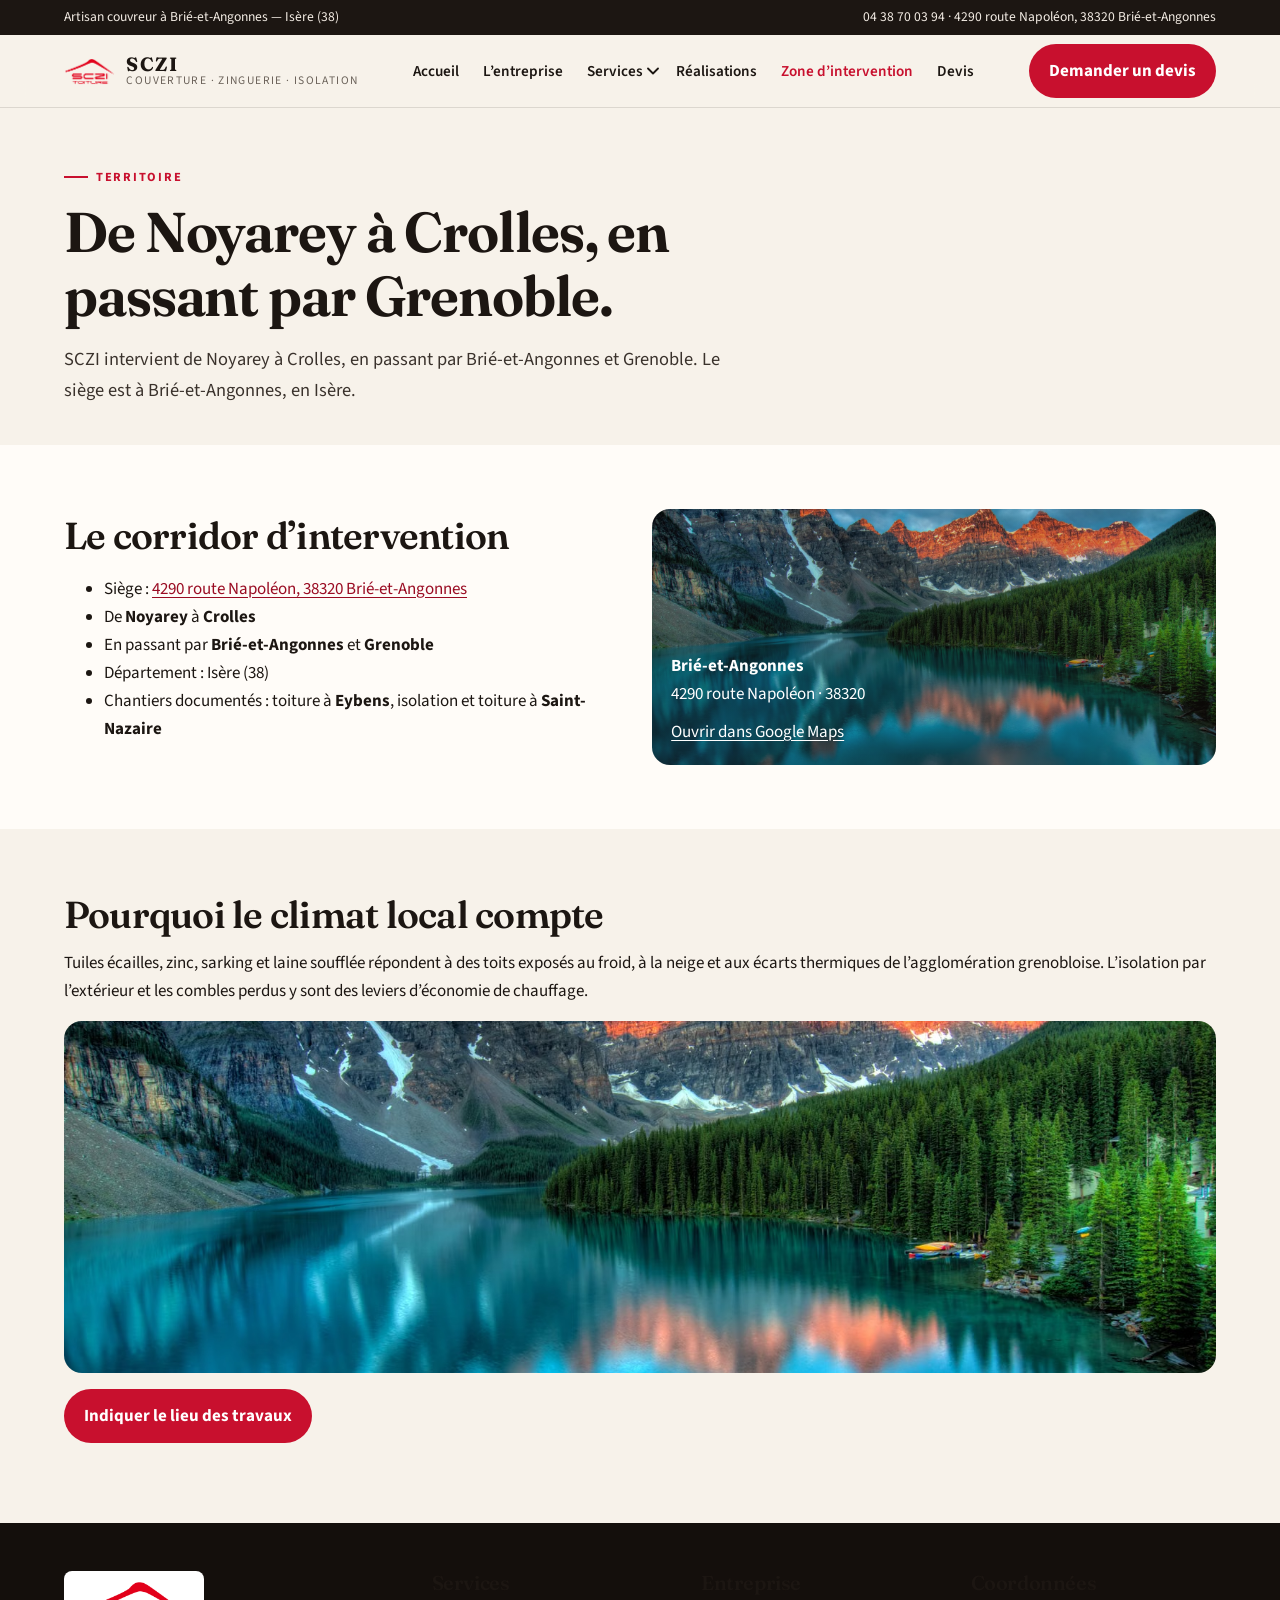
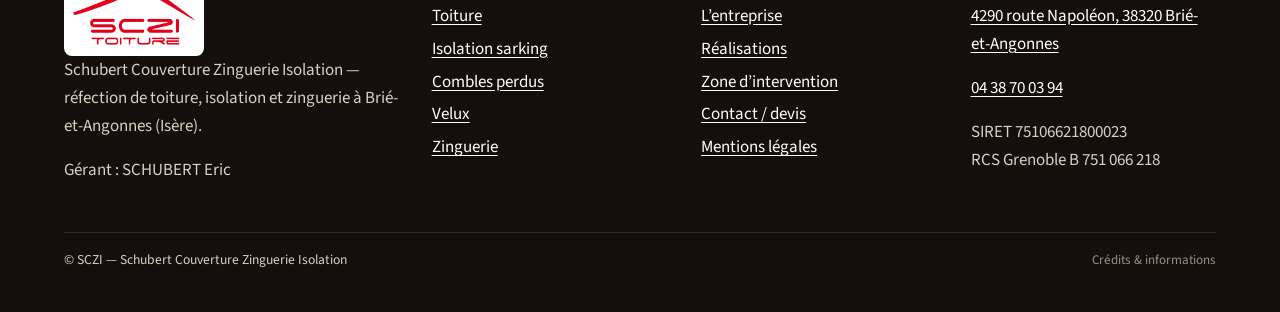
<file: zone-intervention.html>
<!DOCTYPE html>
<html lang="fr">
<head>
  <meta charset="utf-8">
  <meta name="viewport" content="width=device-width, initial-scale=1">
  <title>Zone d’intervention SCZI — de Noyarey à Crolles</title>
  <meta name="description" content="SCZI intervient de Noyarey à Crolles, en passant par Brié-et-Angonnes et Grenoble. Siège : 4290 route Napoléon, 38320 Brié-et-Angonnes.">
  <meta name="robots" content="index,follow">
  <link rel="canonical" href="https://thomasbonsirven.github.io/sczi38/zone-intervention.html">
  <meta property="og:locale" content="fr_FR">
  <meta property="og:type" content="website">
  <meta property="og:site_name" content="SCZI — Schubert Couverture Zinguerie Isolation">
  <meta property="og:title" content="Zone d’intervention SCZI — de Noyarey à Crolles">
  <meta property="og:description" content="SCZI intervient de Noyarey à Crolles, en passant par Brié-et-Angonnes et Grenoble. Siège : 4290 route Napoléon, 38320 Brié-et-Angonnes.">
  <meta property="og:url" content="https://thomasbonsirven.github.io/sczi38/zone-intervention.html">
  <meta property="og:image" content="https://thomasbonsirven.github.io/sczi38/assets/img/chantiers/lucarne-pendant.jpg">
  <meta name="twitter:card" content="summary_large_image">
  <meta name="twitter:title" content="Zone d’intervention SCZI — de Noyarey à Crolles">
  <meta name="twitter:description" content="SCZI intervient de Noyarey à Crolles, en passant par Brié-et-Angonnes et Grenoble. Siège : 4290 route Napoléon, 38320 Brié-et-Angonnes.">
  <meta name="theme-color" content="#c8102e">
  <link rel="icon" href="./favicon.png" type="image/png">
  <link rel="apple-touch-icon" href="./assets/img/logo/logo-icon.png">
  <link rel="preconnect" href="https://fonts.googleapis.com">
  <link rel="preconnect" href="https://fonts.gstatic.com" crossorigin>
  <link href="https://fonts.googleapis.com/css2?family=Fraunces:opsz,wght@9..144,500;9..144,650&family=Source+Sans+3:wght@400;600;700&display=swap" rel="stylesheet">
  <link rel="stylesheet" href="./assets/css/styles.css?v=20261010e">
  
</head><body>
  <a class="skip-link" href="#contenu">Aller au contenu</a>
  <header class="site-header">
    <div class="topbar">
      <div class="wrap">
        <span>Artisan couvreur à Brié-et-Angonnes — Isère (38)</span>
        <span>
          <a href="tel:+33438700394">04 38 70 03 94</a>
          · 4290 route Napoléon, 38320 Brié-et-Angonnes
        </span>
      </div>
    </div>
    <div class="wrap nav-row">
      <a class="brand" href="./index.html">
        <img src="./assets/img/logo/logo.png" width="827" height="472" alt="SCZI Toiture">
        <span class="brand-text">
          <strong>SCZI</strong>
          <span>Couverture · Zinguerie · Isolation</span>
        </span>
      </a>
      <button class="nav-toggle" type="button" aria-expanded="false" aria-controls="menu-principal" aria-label="Ouvrir le menu">
        <span></span><span></span><span></span>
      </button>
      <nav class="site-nav" id="menu-principal" aria-label="Navigation principale">
        <ul>
        <li><a href="./index.html">Accueil</a></li>
        <li><a href="./a-propos.html">L’entreprise</a></li>
        <li class="has-submenu">
          <div class="submenu-pair">
            <a href="./services/index.html">Services</a>
            <button type="button" class="submenu-toggle" aria-expanded="false" aria-controls="submenu-services" aria-haspopup="true" aria-label="Afficher le sous-menu Services">
              <svg class="nav-chevron" viewBox="0 0 12 8" width="12" height="8" aria-hidden="true" focusable="false"><path d="M1 1.5 6 6.5 11 1.5" fill="none" stroke="currentColor" stroke-width="1.8" stroke-linecap="round" stroke-linejoin="round"/></svg>
            </button>
          </div>
          <ul class="submenu" id="submenu-services">
            <li><a href="./services/toiture.html">Toiture</a></li>
            <li><a href="./services/isolation-sarking.html">Isolation sarking</a></li>
            <li><a href="./services/velux.html">Velux</a></li>
            <li><a href="./services/isolation-combles.html">Combles perdus</a></li>
            <li><a href="./services/zinguerie.html">Zinguerie</a></li>
          </ul>
        </li>
        <li><a href="./realisations.html">Réalisations</a></li>
        <li><a href="./zone-intervention.html" aria-current="page">Zone d’intervention</a></li>
        <li><a href="./contact.html">Devis</a></li>
        </ul>
      </nav>
      <a class="btn btn-primary nav-cta" href="./contact.html">Demander un devis</a>
    </div>
  </header>
  <main id="contenu">
  <section class="page-hero wrap">
    <p class="kicker">Territoire</p>
    <h1>De Noyarey à Crolles, en passant par Grenoble.</h1>
    <p class="lede">SCZI intervient de Noyarey à Crolles, en passant par Brié-et-Angonnes et Grenoble. Le siège est à Brié-et-Angonnes, en Isère.</p>
  </section>
  <section class="section section-alt">
    <div class="wrap split">
      <div>
        <h2>Le corridor d’intervention</h2>
        <ul>
          <li>Siège : <a href="https://www.google.com/maps/search/?api=1&query=4290+route+Napol%C3%A9on%2C+38320+Bri%C3%A9-et-Angonnes" rel="noopener noreferrer">4290 route Napoléon, 38320 Brié-et-Angonnes</a></li>
          <li>De <strong>Noyarey</strong> à <strong>Crolles</strong></li>
          <li>En passant par <strong>Brié-et-Angonnes</strong> et <strong>Grenoble</strong></li>
          <li>Département : Isère (38)</li>
          <li>Chantiers documentés : toiture à <strong>Eybens</strong>, isolation et toiture à <strong>Saint-Nazaire</strong></li>
        </ul>
      </div>
      <div class="map-placeholder">
        <div>
          <strong>Brié-et-Angonnes</strong>
          <p style="margin:0">4290 route Napoléon · 38320</p>
          <p style="margin:0.6rem 0 0"><a href="https://www.google.com/maps/search/?api=1&query=4290+route+Napol%C3%A9on%2C+38320+Bri%C3%A9-et-Angonnes" rel="noopener noreferrer">Ouvrir dans Google Maps</a></p>
        </div>
      </div>
    </div>
  </section>
  <section class="section">
    <div class="wrap">
      <h2>Pourquoi le climat local compte</h2>
      <p>Tuiles écailles, zinc, sarking et laine soufflée répondent à des toits exposés au froid, à la neige et aux écarts thermiques de l’agglomération grenobloise. L’isolation par l’extérieur et les combles perdus y sont des leviers d’économie de chauffage.</p>
      <img src="assets/img/stock/paysage-alpes.jpg" alt="Paysage de montagne en Isère" style="border-radius:18px;margin:1rem 0;max-height:22rem;width:100%;object-fit:cover">
      <p><a class="btn btn-primary" href="contact.html">Indiquer le lieu des travaux</a></p>
    </div>
  </section>
  </main>
  <footer class="site-footer">
    <div class="wrap footer-grid">
      <div>
        <img src="./assets/img/logo/logo.png" width="180" alt="SCZI Toiture" style="width:140px;background:#fff;border-radius:8px;padding:6px;">
        <p>Schubert Couverture Zinguerie Isolation — réfection de toiture, isolation et zinguerie à Brié-et-Angonnes (Isère).</p>
        <p>Gérant : SCHUBERT Eric</p>
      </div>
      <div>
        <h3>Services</h3>
        <ul>
          <li><a href="./services/toiture.html">Toiture</a></li>
          <li><a href="./services/isolation-sarking.html">Isolation sarking</a></li>
          <li><a href="./services/isolation-combles.html">Combles perdus</a></li>
          <li><a href="./services/velux.html">Velux</a></li>
          <li><a href="./services/zinguerie.html">Zinguerie</a></li>
        </ul>
      </div>
      <div>
        <h3>Entreprise</h3>
        <ul>
          <li><a href="./a-propos.html">L’entreprise</a></li>
          <li><a href="./realisations.html">Réalisations</a></li>
          <li><a href="./zone-intervention.html">Zone d’intervention</a></li>
          <li><a href="./contact.html">Contact / devis</a></li>
          <li><a href="./mentions-legales.html">Mentions légales</a></li>
        </ul>
      </div>
      <div>
        <h3>Coordonnées</h3>
        <p><a href="https://www.google.com/maps/search/?api=1&query=4290+route+Napol%C3%A9on%2C+38320+Bri%C3%A9-et-Angonnes" rel="noopener noreferrer">4290 route Napoléon, 38320 Brié-et-Angonnes</a></p>
        <p><a href="tel:+33438700394">04 38 70 03 94</a></p>
        <p>SIRET 75106621800023<br>RCS Grenoble B 751 066 218</p>
      </div>
    </div>
    <div class="wrap legal">
      <p>© SCZI — Schubert Couverture Zinguerie Isolation</p>
      <p class="footer-credits"><a href="./credits.html">Crédits & informations</a></p>
    </div>
  </footer>
  <div class="mobile-cta">
    <a class="btn btn-ghost" href="tel:+33438700394">Appeler</a>
    <a class="btn btn-primary" href="./contact.html">Devis</a>
  </div>
  <div class="lightbox" data-lightbox aria-hidden="true" role="dialog" aria-label="Agrandissement photo">
    <button type="button" data-close-lightbox aria-label="Fermer">×</button>
    <img alt="">
  </div>
  <script src="./assets/js/main.js?v=20261010e"></script>
</body>
</html>
</file>
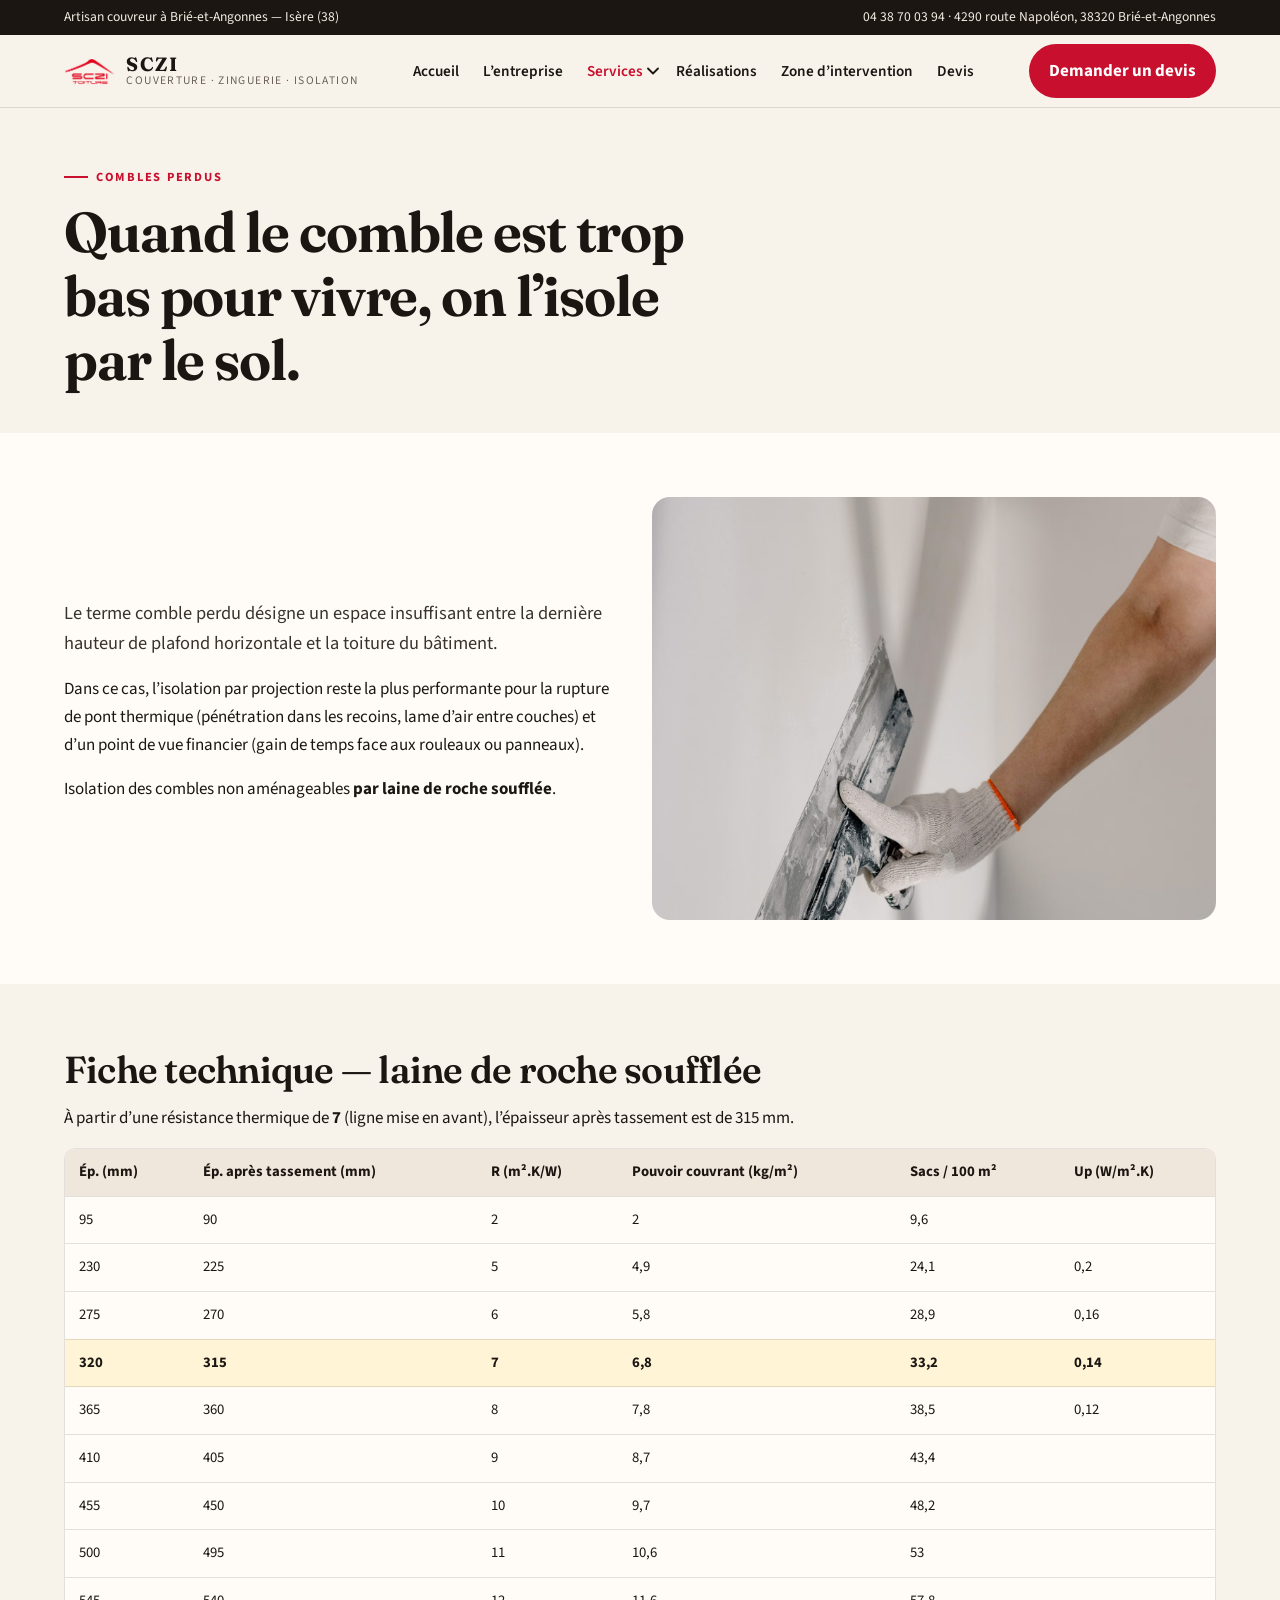
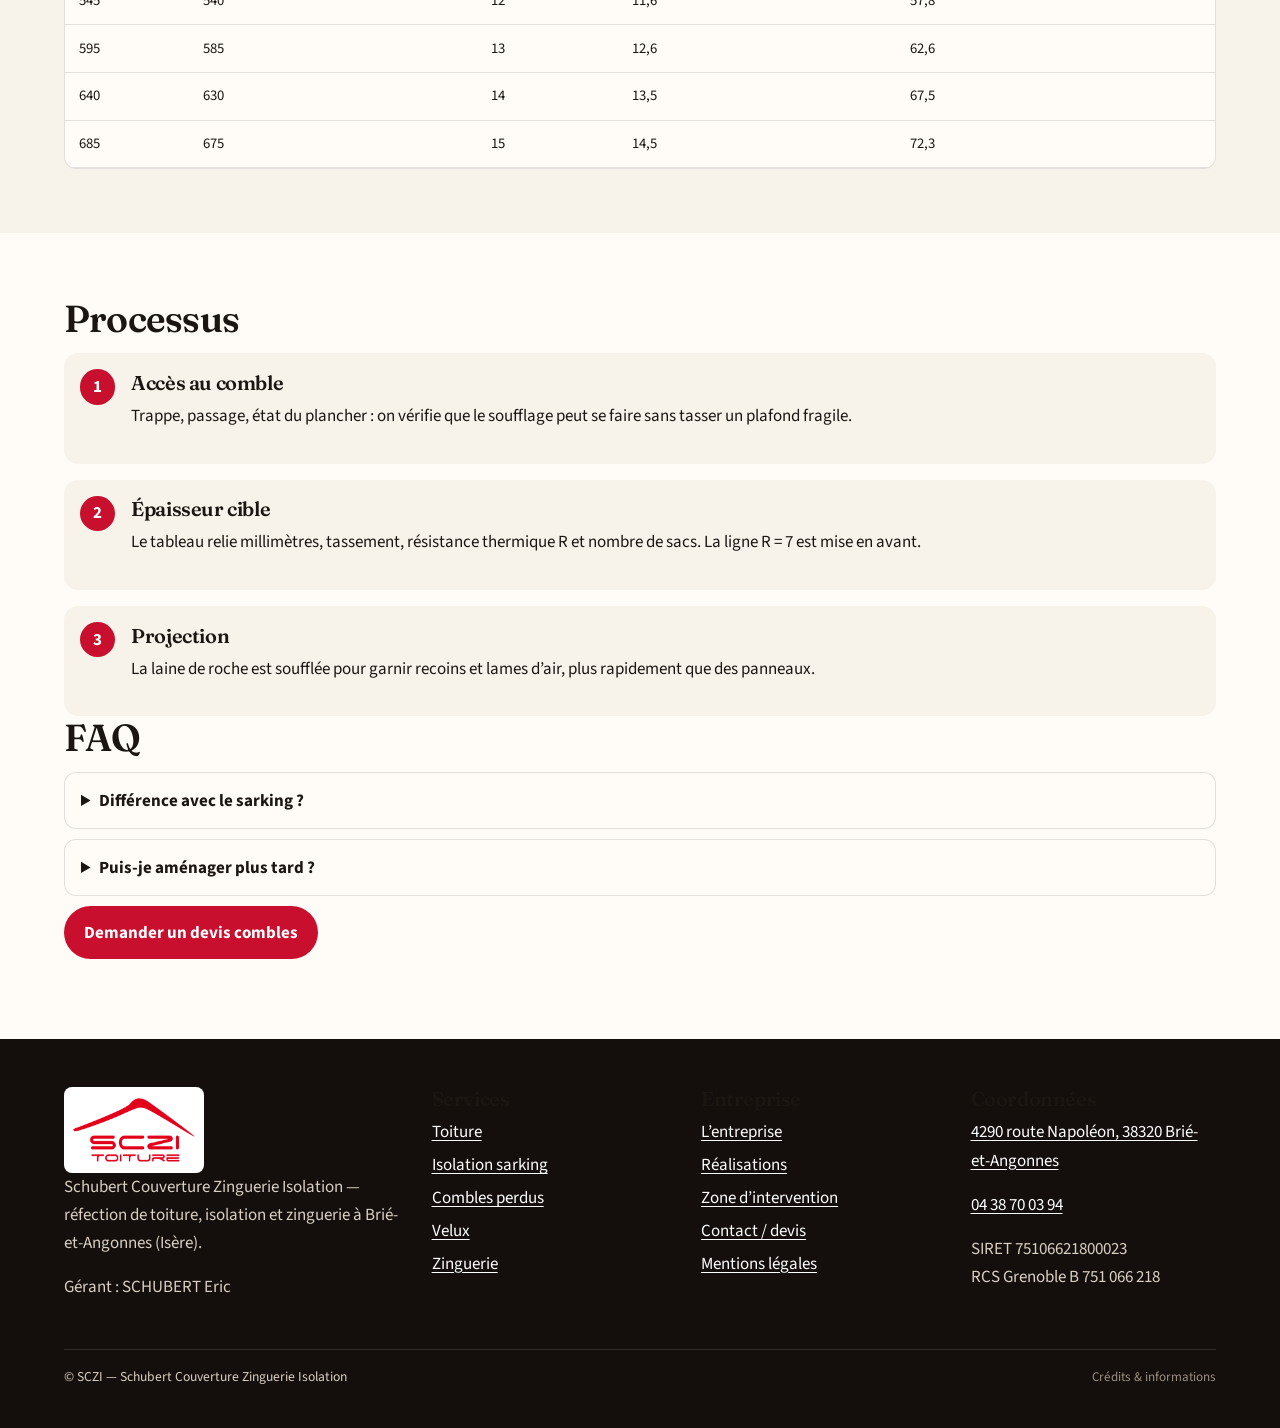
<file: services/isolation-combles.html>
<!DOCTYPE html>
<html lang="fr">
<head>
  <meta charset="utf-8">
  <meta name="viewport" content="width=device-width, initial-scale=1">
  <title>Isolation des combles perdus par laine de roche soufflée — SCZI 38</title>
  <meta name="description" content="Isolation par projection des combles non aménageables. Tableau de résistances thermiques de la laine de roche soufflée. Brié-et-Angonnes.">
  <meta name="robots" content="index,follow">
  <link rel="canonical" href="https://thomasbonsirven.github.io/sczi38/services/isolation-combles.html">
  <meta property="og:locale" content="fr_FR">
  <meta property="og:type" content="website">
  <meta property="og:site_name" content="SCZI — Schubert Couverture Zinguerie Isolation">
  <meta property="og:title" content="Isolation des combles perdus par laine de roche soufflée — SCZI 38">
  <meta property="og:description" content="Isolation par projection des combles non aménageables. Tableau de résistances thermiques de la laine de roche soufflée. Brié-et-Angonnes.">
  <meta property="og:url" content="https://thomasbonsirven.github.io/sczi38/services/isolation-combles.html">
  <meta property="og:image" content="https://thomasbonsirven.github.io/sczi38/assets/img/stock/isolation-laine.jpg">
  <meta name="twitter:card" content="summary_large_image">
  <meta name="twitter:title" content="Isolation des combles perdus par laine de roche soufflée — SCZI 38">
  <meta name="twitter:description" content="Isolation par projection des combles non aménageables. Tableau de résistances thermiques de la laine de roche soufflée. Brié-et-Angonnes.">
  <meta name="theme-color" content="#c8102e">
  <link rel="icon" href="../favicon.png" type="image/png">
  <link rel="apple-touch-icon" href="../assets/img/logo/logo-icon.png">
  <link rel="preconnect" href="https://fonts.googleapis.com">
  <link rel="preconnect" href="https://fonts.gstatic.com" crossorigin>
  <link href="https://fonts.googleapis.com/css2?family=Fraunces:opsz,wght@9..144,500;9..144,650&family=Source+Sans+3:wght@400;600;700&display=swap" rel="stylesheet">
  <link rel="stylesheet" href="../assets/css/styles.css?v=20261010e">
  
</head><body>
  <a class="skip-link" href="#contenu">Aller au contenu</a>
  <header class="site-header">
    <div class="topbar">
      <div class="wrap">
        <span>Artisan couvreur à Brié-et-Angonnes — Isère (38)</span>
        <span>
          <a href="tel:+33438700394">04 38 70 03 94</a>
          · 4290 route Napoléon, 38320 Brié-et-Angonnes
        </span>
      </div>
    </div>
    <div class="wrap nav-row">
      <a class="brand" href="../index.html">
        <img src="../assets/img/logo/logo.png" width="827" height="472" alt="SCZI Toiture">
        <span class="brand-text">
          <strong>SCZI</strong>
          <span>Couverture · Zinguerie · Isolation</span>
        </span>
      </a>
      <button class="nav-toggle" type="button" aria-expanded="false" aria-controls="menu-principal" aria-label="Ouvrir le menu">
        <span></span><span></span><span></span>
      </button>
      <nav class="site-nav" id="menu-principal" aria-label="Navigation principale">
        <ul>
        <li><a href="../index.html">Accueil</a></li>
        <li><a href="../a-propos.html">L’entreprise</a></li>
        <li class="has-submenu is-current">
          <div class="submenu-pair">
            <a href="../services/index.html">Services</a>
            <button type="button" class="submenu-toggle" aria-expanded="false" aria-controls="submenu-services" aria-haspopup="true" aria-label="Afficher le sous-menu Services">
              <svg class="nav-chevron" viewBox="0 0 12 8" width="12" height="8" aria-hidden="true" focusable="false"><path d="M1 1.5 6 6.5 11 1.5" fill="none" stroke="currentColor" stroke-width="1.8" stroke-linecap="round" stroke-linejoin="round"/></svg>
            </button>
          </div>
          <ul class="submenu" id="submenu-services">
            <li><a href="../services/toiture.html">Toiture</a></li>
            <li><a href="../services/isolation-sarking.html">Isolation sarking</a></li>
            <li><a href="../services/velux.html">Velux</a></li>
            <li><a href="../services/isolation-combles.html" aria-current="page">Combles perdus</a></li>
            <li><a href="../services/zinguerie.html">Zinguerie</a></li>
          </ul>
        </li>
        <li><a href="../realisations.html">Réalisations</a></li>
        <li><a href="../zone-intervention.html">Zone d’intervention</a></li>
        <li><a href="../contact.html">Devis</a></li>
        </ul>
      </nav>
      <a class="btn btn-primary nav-cta" href="../contact.html">Demander un devis</a>
    </div>
  </header>
  <main id="contenu">
  <section class="page-hero wrap">
    <p class="kicker">Combles perdus</p>
    <h1>Quand le comble est trop bas pour vivre, on l’isole par le sol.</h1>
  </section>
  
  <section class="section section-alt">
    <div class="wrap split">
      <div>
        <p class="lede">Le terme comble perdu désigne un espace insuffisant entre la dernière hauteur de plafond horizontale et la toiture du bâtiment.</p>
        <p>Dans ce cas, l’isolation par projection reste la plus performante pour la rupture de pont thermique (pénétration dans les recoins, lame d’air entre couches) et d’un point de vue financier (gain de temps face aux rouleaux ou panneaux).</p>
        <p>Isolation des combles non aménageables <strong>par laine de roche soufflée</strong>.</p>
      </div>
      <img src="../assets/img/stock/isolation-laine.jpg" alt="Isolant en laine">
    </div>
  </section>
  <section class="section">
    <div class="wrap">
      <h2>Fiche technique — laine de roche soufflée</h2>
      <p>À partir d’une résistance thermique de <strong>7</strong> (ligne mise en avant), l’épaisseur après tassement est de 315 mm.</p>
      <div class="table-wrap"><table>
        <thead><tr><th>Ép. (mm)</th><th>Ép. après tassement (mm)</th><th>R (m².K/W)</th><th>Pouvoir couvrant (kg/m²)</th><th>Sacs / 100 m²</th><th>Up (W/m².K)</th></tr></thead>
        <tbody>
          <tr><td>95</td><td>90</td><td>2</td><td>2</td><td>9,6</td><td></td></tr>
          <tr><td>230</td><td>225</td><td>5</td><td>4,9</td><td>24,1</td><td>0,2</td></tr>
          <tr><td>275</td><td>270</td><td>6</td><td>5,8</td><td>28,9</td><td>0,16</td></tr>
          <tr class="highlight"><td>320</td><td>315</td><td>7</td><td>6,8</td><td>33,2</td><td>0,14</td></tr>
          <tr><td>365</td><td>360</td><td>8</td><td>7,8</td><td>38,5</td><td>0,12</td></tr>
          <tr><td>410</td><td>405</td><td>9</td><td>8,7</td><td>43,4</td><td></td></tr>
          <tr><td>455</td><td>450</td><td>10</td><td>9,7</td><td>48,2</td><td></td></tr>
          <tr><td>500</td><td>495</td><td>11</td><td>10,6</td><td>53</td><td></td></tr>
          <tr><td>545</td><td>540</td><td>12</td><td>11,6</td><td>57,8</td><td></td></tr>
          <tr><td>595</td><td>585</td><td>13</td><td>12,6</td><td>62,6</td><td></td></tr>
          <tr><td>640</td><td>630</td><td>14</td><td>13,5</td><td>67,5</td><td></td></tr>
          <tr><td>685</td><td>675</td><td>15</td><td>14,5</td><td>72,3</td><td></td></tr>
        </tbody>
      </table></div>
    </div>
  </section>
  <section class="section section-alt">
    <div class="wrap">
      <h2>Processus</h2>
      <div class="steps">
        <div class="step"><h3>Accès au comble</h3><p>Trappe, passage, état du plancher : on vérifie que le soufflage peut se faire sans tasser un plafond fragile.</p></div>
        <div class="step"><h3>Épaisseur cible</h3><p>Le tableau relie millimètres, tassement, résistance thermique R et nombre de sacs. La ligne R = 7 est mise en avant.</p></div>
        <div class="step"><h3>Projection</h3><p>La laine de roche est soufflée pour garnir recoins et lames d’air, plus rapidement que des panneaux.</p></div>
      </div>
      <h2>FAQ</h2>
      <details><summary>Différence avec le sarking ?</summary><p>Combles perdus = volume non habitable, isolation au sol du comble. Sarking = isolation par l’extérieur, souvent pour combles aménagés ou à préserver en hauteur.</p></details>
      <details><summary>Puis-je aménager plus tard ?</summary><p>Si l’espace redevient habitable, la logique change : isolation des combles aménagés par l’extérieur (sarking).</p></details>
      <p><a class="btn btn-primary" href="../contact.html">Demander un devis combles</a></p>
    </div>
  </section>

  </main>
  <footer class="site-footer">
    <div class="wrap footer-grid">
      <div>
        <img src="../assets/img/logo/logo.png" width="180" alt="SCZI Toiture" style="width:140px;background:#fff;border-radius:8px;padding:6px;">
        <p>Schubert Couverture Zinguerie Isolation — réfection de toiture, isolation et zinguerie à Brié-et-Angonnes (Isère).</p>
        <p>Gérant : SCHUBERT Eric</p>
      </div>
      <div>
        <h3>Services</h3>
        <ul>
          <li><a href="../services/toiture.html">Toiture</a></li>
          <li><a href="../services/isolation-sarking.html">Isolation sarking</a></li>
          <li><a href="../services/isolation-combles.html">Combles perdus</a></li>
          <li><a href="../services/velux.html">Velux</a></li>
          <li><a href="../services/zinguerie.html">Zinguerie</a></li>
        </ul>
      </div>
      <div>
        <h3>Entreprise</h3>
        <ul>
          <li><a href="../a-propos.html">L’entreprise</a></li>
          <li><a href="../realisations.html">Réalisations</a></li>
          <li><a href="../zone-intervention.html">Zone d’intervention</a></li>
          <li><a href="../contact.html">Contact / devis</a></li>
          <li><a href="../mentions-legales.html">Mentions légales</a></li>
        </ul>
      </div>
      <div>
        <h3>Coordonnées</h3>
        <p><a href="https://www.google.com/maps/search/?api=1&query=4290+route+Napol%C3%A9on%2C+38320+Bri%C3%A9-et-Angonnes" rel="noopener noreferrer">4290 route Napoléon, 38320 Brié-et-Angonnes</a></p>
        <p><a href="tel:+33438700394">04 38 70 03 94</a></p>
        <p>SIRET 75106621800023<br>RCS Grenoble B 751 066 218</p>
      </div>
    </div>
    <div class="wrap legal">
      <p>© SCZI — Schubert Couverture Zinguerie Isolation</p>
      <p class="footer-credits"><a href="../credits.html">Crédits & informations</a></p>
    </div>
  </footer>
  <div class="mobile-cta">
    <a class="btn btn-ghost" href="tel:+33438700394">Appeler</a>
    <a class="btn btn-primary" href="../contact.html">Devis</a>
  </div>
  <div class="lightbox" data-lightbox aria-hidden="true" role="dialog" aria-label="Agrandissement photo">
    <button type="button" data-close-lightbox aria-label="Fermer">×</button>
    <img alt="">
  </div>
  <script src="../assets/js/main.js?v=20261010e"></script>
</body>
</html>
</file>
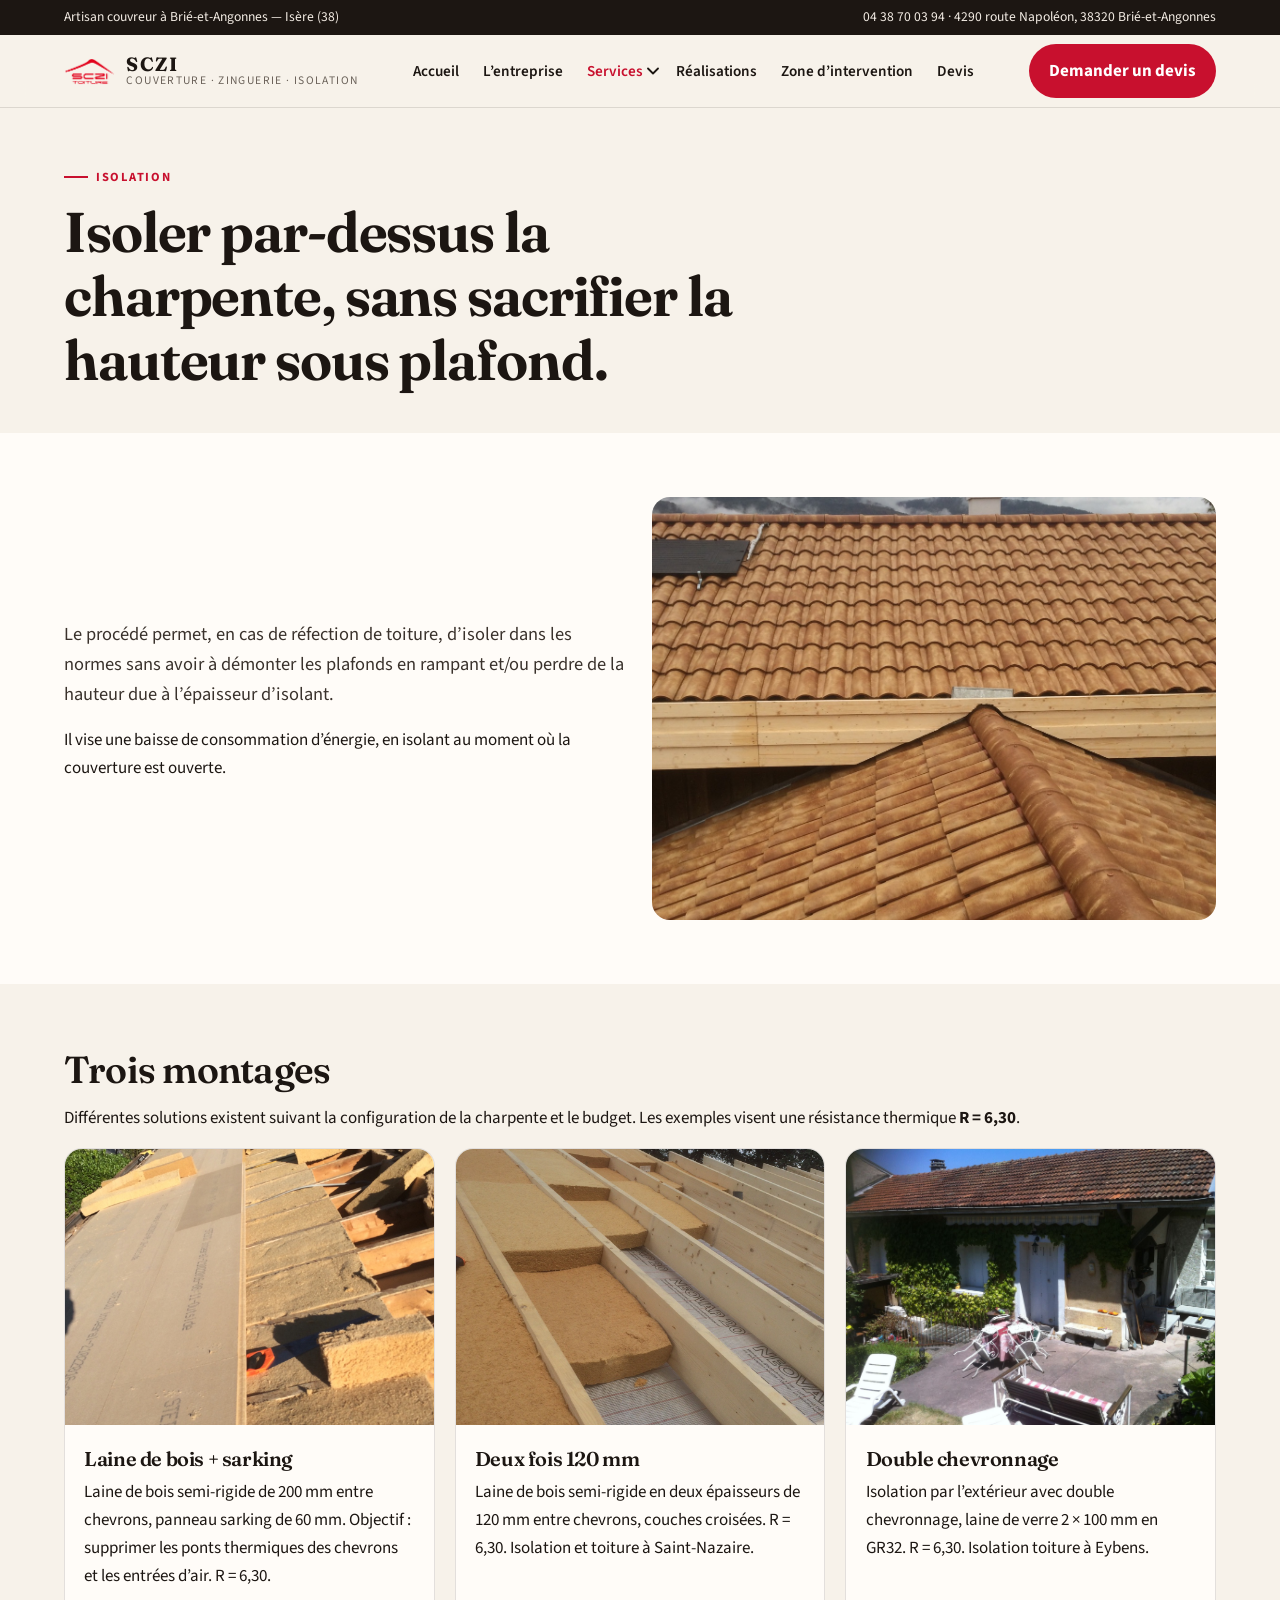
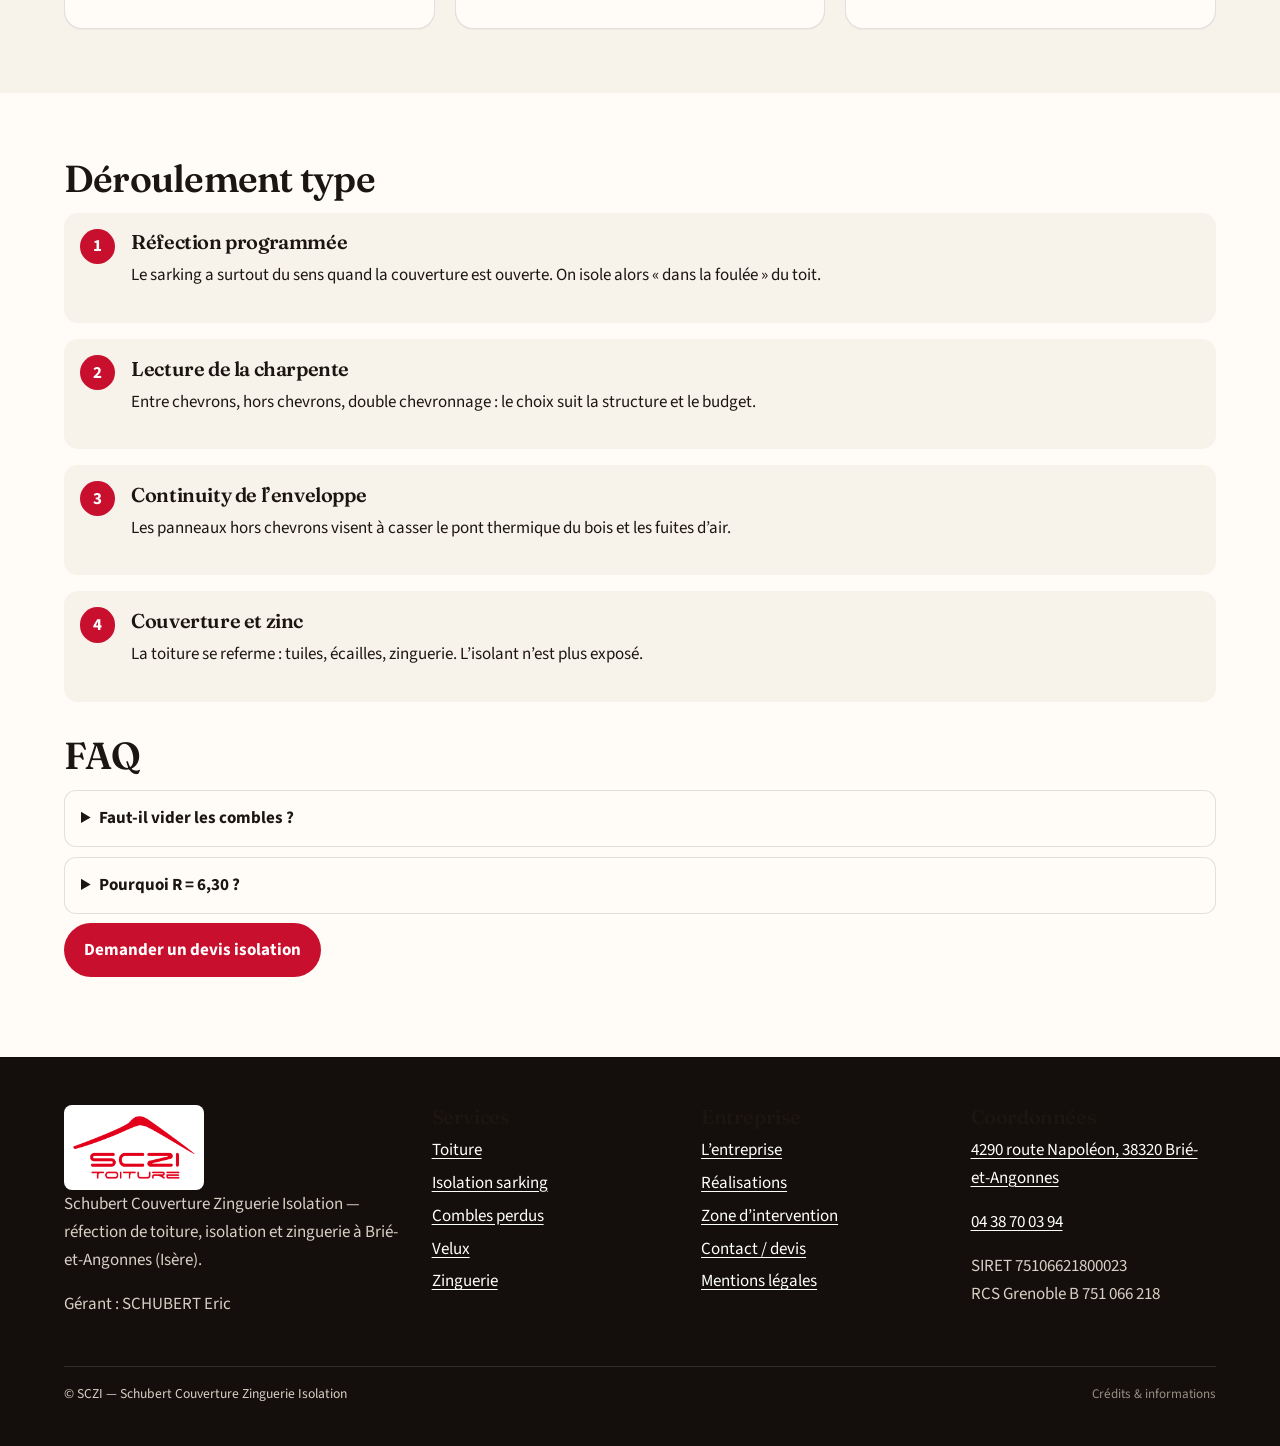
<file: services/isolation-sarking.html>
<!DOCTYPE html>
<html lang="fr">
<head>
  <meta charset="utf-8">
  <meta name="viewport" content="width=device-width, initial-scale=1">
  <title>Isolation toiture par l’extérieur et sarking — SCZI 38</title>
  <meta name="description" content="Procédé de sarking et isolation par l’extérieur lors d’une réfection de toiture. Exemples de résistances thermiques R = 6,30. Brié-et-Angonnes, Isère.">
  <meta name="robots" content="index,follow">
  <link rel="canonical" href="https://thomasbonsirven.github.io/sczi38/services/isolation-sarking.html">
  <meta property="og:locale" content="fr_FR">
  <meta property="og:type" content="website">
  <meta property="og:site_name" content="SCZI — Schubert Couverture Zinguerie Isolation">
  <meta property="og:title" content="Isolation toiture par l’extérieur et sarking — SCZI 38">
  <meta property="og:description" content="Procédé de sarking et isolation par l’extérieur lors d’une réfection de toiture. Exemples de résistances thermiques R = 6,30. Brié-et-Angonnes, Isère.">
  <meta property="og:url" content="https://thomasbonsirven.github.io/sczi38/services/isolation-sarking.html">
  <meta property="og:image" content="https://thomasbonsirven.github.io/sczi38/assets/img/chantiers/sarking-1054.jpg">
  <meta name="twitter:card" content="summary_large_image">
  <meta name="twitter:title" content="Isolation toiture par l’extérieur et sarking — SCZI 38">
  <meta name="twitter:description" content="Procédé de sarking et isolation par l’extérieur lors d’une réfection de toiture. Exemples de résistances thermiques R = 6,30. Brié-et-Angonnes, Isère.">
  <meta name="theme-color" content="#c8102e">
  <link rel="icon" href="../favicon.png" type="image/png">
  <link rel="apple-touch-icon" href="../assets/img/logo/logo-icon.png">
  <link rel="preconnect" href="https://fonts.googleapis.com">
  <link rel="preconnect" href="https://fonts.gstatic.com" crossorigin>
  <link href="https://fonts.googleapis.com/css2?family=Fraunces:opsz,wght@9..144,500;9..144,650&family=Source+Sans+3:wght@400;600;700&display=swap" rel="stylesheet">
  <link rel="stylesheet" href="../assets/css/styles.css?v=20261010e">
  
</head><body>
  <a class="skip-link" href="#contenu">Aller au contenu</a>
  <header class="site-header">
    <div class="topbar">
      <div class="wrap">
        <span>Artisan couvreur à Brié-et-Angonnes — Isère (38)</span>
        <span>
          <a href="tel:+33438700394">04 38 70 03 94</a>
          · 4290 route Napoléon, 38320 Brié-et-Angonnes
        </span>
      </div>
    </div>
    <div class="wrap nav-row">
      <a class="brand" href="../index.html">
        <img src="../assets/img/logo/logo.png" width="827" height="472" alt="SCZI Toiture">
        <span class="brand-text">
          <strong>SCZI</strong>
          <span>Couverture · Zinguerie · Isolation</span>
        </span>
      </a>
      <button class="nav-toggle" type="button" aria-expanded="false" aria-controls="menu-principal" aria-label="Ouvrir le menu">
        <span></span><span></span><span></span>
      </button>
      <nav class="site-nav" id="menu-principal" aria-label="Navigation principale">
        <ul>
        <li><a href="../index.html">Accueil</a></li>
        <li><a href="../a-propos.html">L’entreprise</a></li>
        <li class="has-submenu is-current">
          <div class="submenu-pair">
            <a href="../services/index.html">Services</a>
            <button type="button" class="submenu-toggle" aria-expanded="false" aria-controls="submenu-services" aria-haspopup="true" aria-label="Afficher le sous-menu Services">
              <svg class="nav-chevron" viewBox="0 0 12 8" width="12" height="8" aria-hidden="true" focusable="false"><path d="M1 1.5 6 6.5 11 1.5" fill="none" stroke="currentColor" stroke-width="1.8" stroke-linecap="round" stroke-linejoin="round"/></svg>
            </button>
          </div>
          <ul class="submenu" id="submenu-services">
            <li><a href="../services/toiture.html">Toiture</a></li>
            <li><a href="../services/isolation-sarking.html" aria-current="page">Isolation sarking</a></li>
            <li><a href="../services/velux.html">Velux</a></li>
            <li><a href="../services/isolation-combles.html">Combles perdus</a></li>
            <li><a href="../services/zinguerie.html">Zinguerie</a></li>
          </ul>
        </li>
        <li><a href="../realisations.html">Réalisations</a></li>
        <li><a href="../zone-intervention.html">Zone d’intervention</a></li>
        <li><a href="../contact.html">Devis</a></li>
        </ul>
      </nav>
      <a class="btn btn-primary nav-cta" href="../contact.html">Demander un devis</a>
    </div>
  </header>
  <main id="contenu">
  <section class="page-hero wrap">
    <p class="kicker">Isolation</p>
    <h1>Isoler par-dessus la charpente, sans sacrifier la hauteur sous plafond.</h1>
  </section>
  
  <section class="section section-alt">
    <div class="wrap split">
      <div>
        <p class="lede">Le procédé permet, en cas de réfection de toiture, d’isoler dans les normes sans avoir à démonter les plafonds en rampant et/ou perdre de la hauteur due à l’épaisseur d’isolant.</p>
        <p>Il vise une baisse de consommation d’énergie, en isolant au moment où la couverture est ouverte.</p>
      </div>
      <img src="../assets/img/chantiers/sarking-1054.jpg" alt="Chantier d’isolation de toiture par l’extérieur">
    </div>
  </section>
  <section class="section">
    <div class="wrap">
      <h2>Trois montages</h2>
      <p>Différentes solutions existent suivant la configuration de la charpente et le budget. Les exemples visent une résistance thermique <strong>R = 6,30</strong>.</p>
      <div class="grid-3" style="margin-top:1rem">
        <article class="card"><img src="../assets/img/chantiers/sarking-1014.jpg" alt="Laine de bois et panneau sarking"><div class="card-body">
          <h3>Laine de bois + sarking</h3>
          <p>Laine de bois semi-rigide de 200 mm entre chevrons, panneau sarking de 60 mm. Objectif : supprimer les ponts thermiques des chevrons et les entrées d’air. R = 6,30.</p>
        </div></article>
        <article class="card"><img src="../assets/img/chantiers/sarking-0685.jpg" alt="Double couche de laine de bois 120 mm"><div class="card-body">
          <h3>Deux fois 120 mm</h3>
          <p>Laine de bois semi-rigide en deux épaisseurs de 120 mm entre chevrons, couches croisées. R = 6,30. Isolation et toiture à Saint-Nazaire.</p>
        </div></article>
        <article class="card"><img src="../assets/img/chantiers/sarking-double-chevron.jpg" alt="Double chevronnage et laine de verre"><div class="card-body">
          <h3>Double chevronnage</h3>
          <p>Isolation par l’extérieur avec double chevronnage, laine de verre 2 × 100 mm en GR32. R = 6,30. Isolation toiture à Eybens.</p>
        </div></article>
      </div>
    </div>
  </section>
  <section class="section section-alt">
    <div class="wrap">
      <h2>Déroulement type</h2>
      <div class="steps">
        <div class="step"><h3>Réfection programmée</h3><p>Le sarking a surtout du sens quand la couverture est ouverte. On isole alors « dans la foulée » du toit.</p></div>
        <div class="step"><h3>Lecture de la charpente</h3><p>Entre chevrons, hors chevrons, double chevronnage : le choix suit la structure et le budget.</p></div>
        <div class="step"><h3>Continuity de l’enveloppe</h3><p>Les panneaux hors chevrons visent à casser le pont thermique du bois et les fuites d’air.</p></div>
        <div class="step"><h3>Couverture et zinc</h3><p>La toiture se referme : tuiles, écailles, zinguerie. L’isolant n’est plus exposé.</p></div>
      </div>
      <h2 style="margin-top:2rem">FAQ</h2>
      <details><summary>Faut-il vider les combles ?</summary><p>Le sarking vise justement à éviter de démonter les plafonds en rampant.</p></details>
      <details><summary>Pourquoi R = 6,30 ?</summary><p>C’est la résistance thermique visée sur les trois montages présentés.</p></details>
      <p><a class="btn btn-primary" href="../contact.html">Demander un devis isolation</a></p>
    </div>
  </section>

  </main>
  <footer class="site-footer">
    <div class="wrap footer-grid">
      <div>
        <img src="../assets/img/logo/logo.png" width="180" alt="SCZI Toiture" style="width:140px;background:#fff;border-radius:8px;padding:6px;">
        <p>Schubert Couverture Zinguerie Isolation — réfection de toiture, isolation et zinguerie à Brié-et-Angonnes (Isère).</p>
        <p>Gérant : SCHUBERT Eric</p>
      </div>
      <div>
        <h3>Services</h3>
        <ul>
          <li><a href="../services/toiture.html">Toiture</a></li>
          <li><a href="../services/isolation-sarking.html">Isolation sarking</a></li>
          <li><a href="../services/isolation-combles.html">Combles perdus</a></li>
          <li><a href="../services/velux.html">Velux</a></li>
          <li><a href="../services/zinguerie.html">Zinguerie</a></li>
        </ul>
      </div>
      <div>
        <h3>Entreprise</h3>
        <ul>
          <li><a href="../a-propos.html">L’entreprise</a></li>
          <li><a href="../realisations.html">Réalisations</a></li>
          <li><a href="../zone-intervention.html">Zone d’intervention</a></li>
          <li><a href="../contact.html">Contact / devis</a></li>
          <li><a href="../mentions-legales.html">Mentions légales</a></li>
        </ul>
      </div>
      <div>
        <h3>Coordonnées</h3>
        <p><a href="https://www.google.com/maps/search/?api=1&query=4290+route+Napol%C3%A9on%2C+38320+Bri%C3%A9-et-Angonnes" rel="noopener noreferrer">4290 route Napoléon, 38320 Brié-et-Angonnes</a></p>
        <p><a href="tel:+33438700394">04 38 70 03 94</a></p>
        <p>SIRET 75106621800023<br>RCS Grenoble B 751 066 218</p>
      </div>
    </div>
    <div class="wrap legal">
      <p>© SCZI — Schubert Couverture Zinguerie Isolation</p>
      <p class="footer-credits"><a href="../credits.html">Crédits & informations</a></p>
    </div>
  </footer>
  <div class="mobile-cta">
    <a class="btn btn-ghost" href="tel:+33438700394">Appeler</a>
    <a class="btn btn-primary" href="../contact.html">Devis</a>
  </div>
  <div class="lightbox" data-lightbox aria-hidden="true" role="dialog" aria-label="Agrandissement photo">
    <button type="button" data-close-lightbox aria-label="Fermer">×</button>
    <img alt="">
  </div>
  <script src="../assets/js/main.js?v=20261010e"></script>
</body>
</html>
</file>
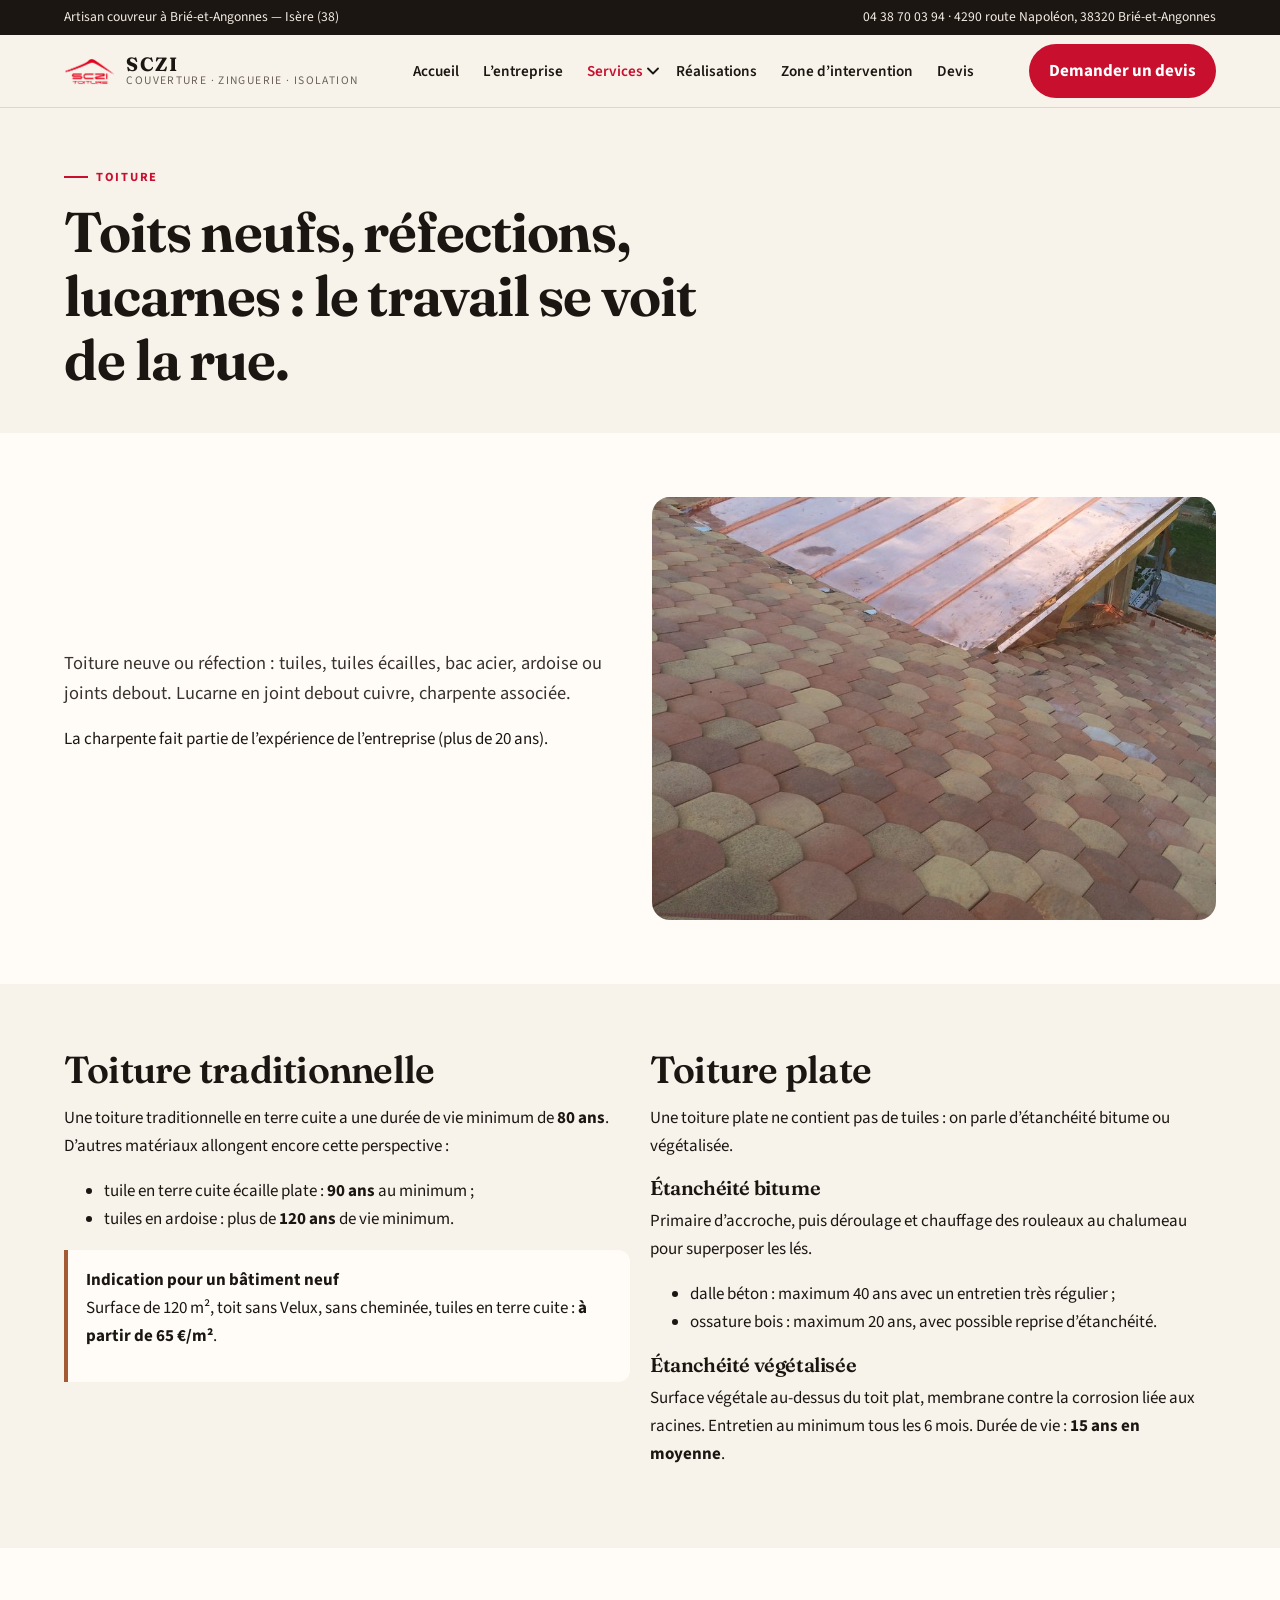
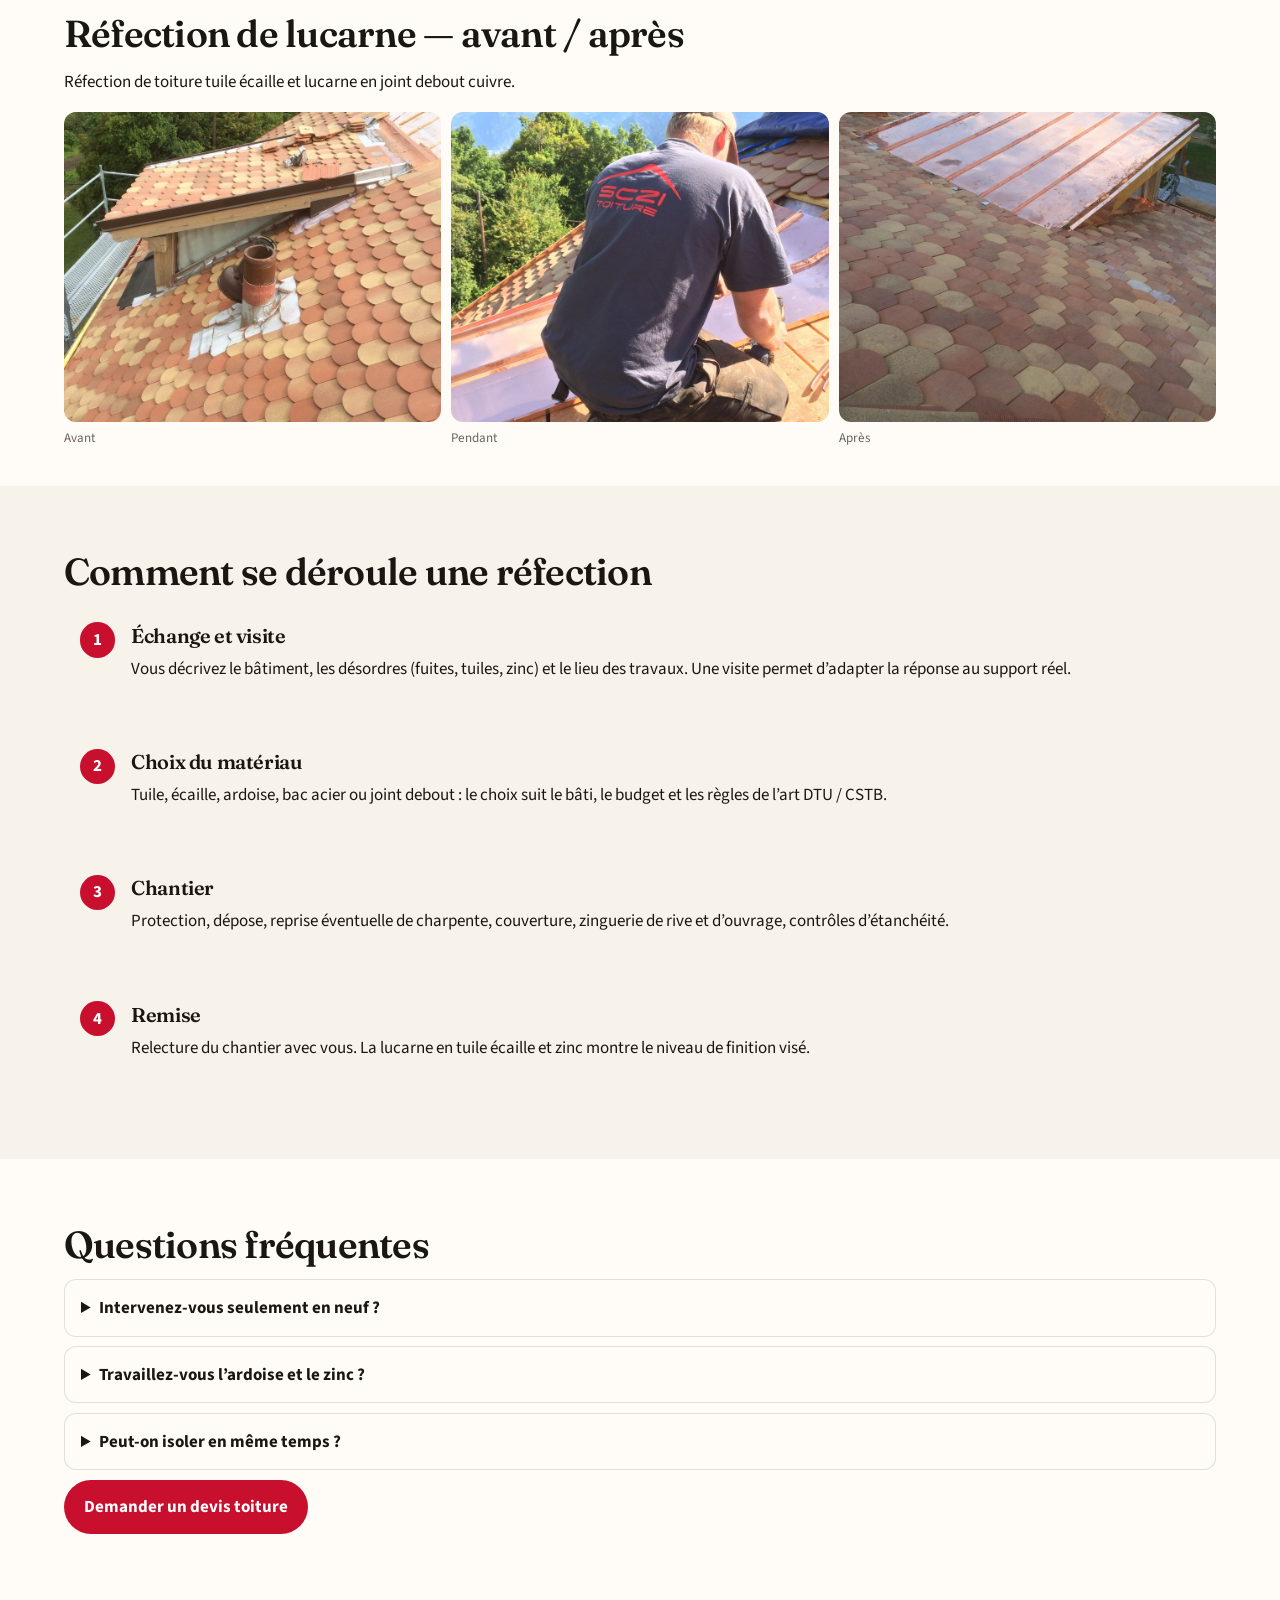
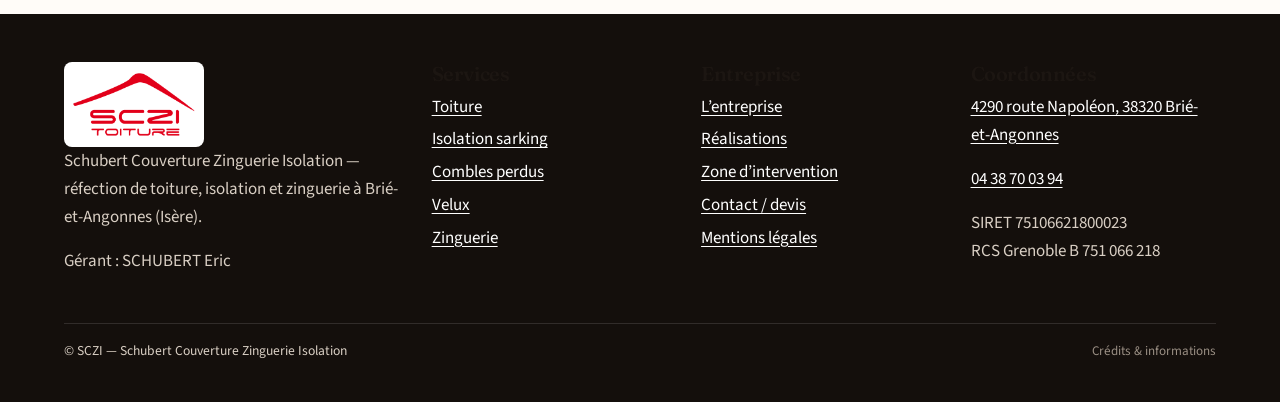
<file: services/toiture.html>
<!DOCTYPE html>
<html lang="fr">
<head>
  <meta charset="utf-8">
  <meta name="viewport" content="width=device-width, initial-scale=1">
  <title>Toiture neuve et réfection — SCZI Brié-et-Angonnes</title>
  <meta name="description" content="Réfection et toiture neuve en tuiles, tuiles écailles, ardoise, bac acier ou joints debout. Lucarnes, charpente associée. Artisan à Brié-et-Angonnes (38).">
  <meta name="robots" content="index,follow">
  <link rel="canonical" href="https://thomasbonsirven.github.io/sczi38/services/toiture.html">
  <meta property="og:locale" content="fr_FR">
  <meta property="og:type" content="website">
  <meta property="og:site_name" content="SCZI — Schubert Couverture Zinguerie Isolation">
  <meta property="og:title" content="Toiture neuve et réfection — SCZI Brié-et-Angonnes">
  <meta property="og:description" content="Réfection et toiture neuve en tuiles, tuiles écailles, ardoise, bac acier ou joints debout. Lucarnes, charpente associée. Artisan à Brié-et-Angonnes (38).">
  <meta property="og:url" content="https://thomasbonsirven.github.io/sczi38/services/toiture.html">
  <meta property="og:image" content="https://thomasbonsirven.github.io/sczi38/assets/img/chantiers/lucarne-apres.jpg">
  <meta name="twitter:card" content="summary_large_image">
  <meta name="twitter:title" content="Toiture neuve et réfection — SCZI Brié-et-Angonnes">
  <meta name="twitter:description" content="Réfection et toiture neuve en tuiles, tuiles écailles, ardoise, bac acier ou joints debout. Lucarnes, charpente associée. Artisan à Brié-et-Angonnes (38).">
  <meta name="theme-color" content="#c8102e">
  <link rel="icon" href="../favicon.png" type="image/png">
  <link rel="apple-touch-icon" href="../assets/img/logo/logo-icon.png">
  <link rel="preconnect" href="https://fonts.googleapis.com">
  <link rel="preconnect" href="https://fonts.gstatic.com" crossorigin>
  <link href="https://fonts.googleapis.com/css2?family=Fraunces:opsz,wght@9..144,500;9..144,650&family=Source+Sans+3:wght@400;600;700&display=swap" rel="stylesheet">
  <link rel="stylesheet" href="../assets/css/styles.css?v=20261010e">
  
</head><body>
  <a class="skip-link" href="#contenu">Aller au contenu</a>
  <header class="site-header">
    <div class="topbar">
      <div class="wrap">
        <span>Artisan couvreur à Brié-et-Angonnes — Isère (38)</span>
        <span>
          <a href="tel:+33438700394">04 38 70 03 94</a>
          · 4290 route Napoléon, 38320 Brié-et-Angonnes
        </span>
      </div>
    </div>
    <div class="wrap nav-row">
      <a class="brand" href="../index.html">
        <img src="../assets/img/logo/logo.png" width="827" height="472" alt="SCZI Toiture">
        <span class="brand-text">
          <strong>SCZI</strong>
          <span>Couverture · Zinguerie · Isolation</span>
        </span>
      </a>
      <button class="nav-toggle" type="button" aria-expanded="false" aria-controls="menu-principal" aria-label="Ouvrir le menu">
        <span></span><span></span><span></span>
      </button>
      <nav class="site-nav" id="menu-principal" aria-label="Navigation principale">
        <ul>
        <li><a href="../index.html">Accueil</a></li>
        <li><a href="../a-propos.html">L’entreprise</a></li>
        <li class="has-submenu is-current">
          <div class="submenu-pair">
            <a href="../services/index.html">Services</a>
            <button type="button" class="submenu-toggle" aria-expanded="false" aria-controls="submenu-services" aria-haspopup="true" aria-label="Afficher le sous-menu Services">
              <svg class="nav-chevron" viewBox="0 0 12 8" width="12" height="8" aria-hidden="true" focusable="false"><path d="M1 1.5 6 6.5 11 1.5" fill="none" stroke="currentColor" stroke-width="1.8" stroke-linecap="round" stroke-linejoin="round"/></svg>
            </button>
          </div>
          <ul class="submenu" id="submenu-services">
            <li><a href="../services/toiture.html" aria-current="page">Toiture</a></li>
            <li><a href="../services/isolation-sarking.html">Isolation sarking</a></li>
            <li><a href="../services/velux.html">Velux</a></li>
            <li><a href="../services/isolation-combles.html">Combles perdus</a></li>
            <li><a href="../services/zinguerie.html">Zinguerie</a></li>
          </ul>
        </li>
        <li><a href="../realisations.html">Réalisations</a></li>
        <li><a href="../zone-intervention.html">Zone d’intervention</a></li>
        <li><a href="../contact.html">Devis</a></li>
        </ul>
      </nav>
      <a class="btn btn-primary nav-cta" href="../contact.html">Demander un devis</a>
    </div>
  </header>
  <main id="contenu">
  <section class="page-hero wrap">
    <p class="kicker">Toiture</p>
    <h1>Toits neufs, réfections, lucarnes : le travail se voit de la rue.</h1>
  </section>
  
  <section class="section section-alt">
    <div class="wrap split">
      <div>
        <p class="lede">Toiture neuve ou réfection : tuiles, tuiles écailles, bac acier, ardoise ou joints debout. Lucarne en joint debout cuivre, charpente associée.</p>
        <p>La charpente fait partie de l’expérience de l’entreprise (plus de 20 ans).</p>
      </div>
      <img src="../assets/img/chantiers/lucarne-apres.jpg" alt="Lucarne en tuiles écailles">
    </div>
  </section>
  <section class="section">
    <div class="wrap grid-2">
      <article>
        <h2>Toiture traditionnelle</h2>
        <p>Une toiture traditionnelle en terre cuite a une durée de vie minimum de <strong>80 ans</strong>. D’autres matériaux allongent encore cette perspective :</p>
        <ul>
          <li>tuile en terre cuite écaille plate : <strong>90 ans</strong> au minimum ;</li>
          <li>tuiles en ardoise : plus de <strong>120 ans</strong> de vie minimum.</li>
        </ul>
        <div class="price-note">
          <strong>Indication pour un bâtiment neuf</strong>
          <p>Surface de 120 m², toit sans Velux, sans cheminée, tuiles en terre cuite : <strong>à partir de 65 €/m²</strong>.</p>
        </div>
      </article>
      <article>
        <h2>Toiture plate</h2>
        <p>Une toiture plate ne contient pas de tuiles : on parle d’étanchéité bitume ou végétalisée.</p>
        <h3>Étanchéité bitume</h3>
        <p>Primaire d’accroche, puis déroulage et chauffage des rouleaux au chalumeau pour superposer les lés.</p>
        <ul>
          <li>dalle béton : maximum 40 ans avec un entretien très régulier ;</li>
          <li>ossature bois : maximum 20 ans, avec possible reprise d’étanchéité.</li>
        </ul>
        <h3>Étanchéité végétalisée</h3>
        <p>Surface végétale au-dessus du toit plat, membrane contre la corrosion liée aux racines. Entretien au minimum tous les 6 mois. Durée de vie : <strong>15 ans en moyenne</strong>.</p>
      </article>
    </div>
  </section>
  <section class="section section-alt">
    <div class="wrap">
      <h2>Réfection de lucarne — avant / après</h2>
      <p>Réfection de toiture tuile écaille et lucarne en joint debout cuivre.</p>
      <div class="gallery" data-gallery>
        <figure><a href="../assets/img/chantiers/lucarne-avant.jpg"><img src="../assets/img/chantiers/lucarne-avant.jpg" alt="Avant : lucarne et toiture à reprendre"></a><figcaption>Avant</figcaption></figure>
        <figure><a href="../assets/img/chantiers/lucarne-pendant.jpg"><img src="../assets/img/chantiers/lucarne-pendant.jpg" alt="Pendant : pose du zinc et des tuiles"></a><figcaption>Pendant</figcaption></figure>
        <figure><a href="../assets/img/chantiers/lucarne-apres.jpg"><img src="../assets/img/chantiers/lucarne-apres.jpg" alt="Après : lucarne terminée"></a><figcaption>Après</figcaption></figure>
      </div>
    </div>
  </section>
  <section class="section">
    <div class="wrap">
      <h2>Comment se déroule une réfection</h2>
      <div class="steps">
        <div class="step"><h3>Échange et visite</h3><p>Vous décrivez le bâtiment, les désordres (fuites, tuiles, zinc) et le lieu des travaux. Une visite permet d’adapter la réponse au support réel.</p></div>
        <div class="step"><h3>Choix du matériau</h3><p>Tuile, écaille, ardoise, bac acier ou joint debout : le choix suit le bâti, le budget et les règles de l’art DTU / CSTB.</p></div>
        <div class="step"><h3>Chantier</h3><p>Protection, dépose, reprise éventuelle de charpente, couverture, zinguerie de rive et d’ouvrage, contrôles d’étanchéité.</p></div>
        <div class="step"><h3>Remise</h3><p>Relecture du chantier avec vous. La lucarne en tuile écaille et zinc montre le niveau de finition visé.</p></div>
      </div>
    </div>
  </section>
  <section class="section section-alt">
    <div class="wrap">
      <h2>Questions fréquentes</h2>
      <details><summary>Intervenez-vous seulement en neuf ?</summary><p>Non. Nous réalisons aussi des réfections, comme la lucarne en tuile écaille ou la toiture à Eybens. Le neuf permet surtout de comparer durées de vie et un prix d’ordre de grandeur.</p></details>
      <details><summary>Travaillez-vous l’ardoise et le zinc ?</summary><p>Oui : ardoise et joints debout sont listés parmi les réponses possibles, au même titre que tuiles et bac acier.</p></details>
      <details><summary>Peut-on isoler en même temps ?</summary><p>C’est même le moment le plus logique : voir la page sarking. Isoler par l’extérieur évite de démonter les plafonds en rampant.</p></details>
      <p><a class="btn btn-primary" href="../contact.html">Demander un devis toiture</a></p>
    </div>
  </section>

  </main>
  <footer class="site-footer">
    <div class="wrap footer-grid">
      <div>
        <img src="../assets/img/logo/logo.png" width="180" alt="SCZI Toiture" style="width:140px;background:#fff;border-radius:8px;padding:6px;">
        <p>Schubert Couverture Zinguerie Isolation — réfection de toiture, isolation et zinguerie à Brié-et-Angonnes (Isère).</p>
        <p>Gérant : SCHUBERT Eric</p>
      </div>
      <div>
        <h3>Services</h3>
        <ul>
          <li><a href="../services/toiture.html">Toiture</a></li>
          <li><a href="../services/isolation-sarking.html">Isolation sarking</a></li>
          <li><a href="../services/isolation-combles.html">Combles perdus</a></li>
          <li><a href="../services/velux.html">Velux</a></li>
          <li><a href="../services/zinguerie.html">Zinguerie</a></li>
        </ul>
      </div>
      <div>
        <h3>Entreprise</h3>
        <ul>
          <li><a href="../a-propos.html">L’entreprise</a></li>
          <li><a href="../realisations.html">Réalisations</a></li>
          <li><a href="../zone-intervention.html">Zone d’intervention</a></li>
          <li><a href="../contact.html">Contact / devis</a></li>
          <li><a href="../mentions-legales.html">Mentions légales</a></li>
        </ul>
      </div>
      <div>
        <h3>Coordonnées</h3>
        <p><a href="https://www.google.com/maps/search/?api=1&query=4290+route+Napol%C3%A9on%2C+38320+Bri%C3%A9-et-Angonnes" rel="noopener noreferrer">4290 route Napoléon, 38320 Brié-et-Angonnes</a></p>
        <p><a href="tel:+33438700394">04 38 70 03 94</a></p>
        <p>SIRET 75106621800023<br>RCS Grenoble B 751 066 218</p>
      </div>
    </div>
    <div class="wrap legal">
      <p>© SCZI — Schubert Couverture Zinguerie Isolation</p>
      <p class="footer-credits"><a href="../credits.html">Crédits & informations</a></p>
    </div>
  </footer>
  <div class="mobile-cta">
    <a class="btn btn-ghost" href="tel:+33438700394">Appeler</a>
    <a class="btn btn-primary" href="../contact.html">Devis</a>
  </div>
  <div class="lightbox" data-lightbox aria-hidden="true" role="dialog" aria-label="Agrandissement photo">
    <button type="button" data-close-lightbox aria-label="Fermer">×</button>
    <img alt="">
  </div>
  <script src="../assets/js/main.js?v=20261010e"></script>
</body>
</html>
</file>
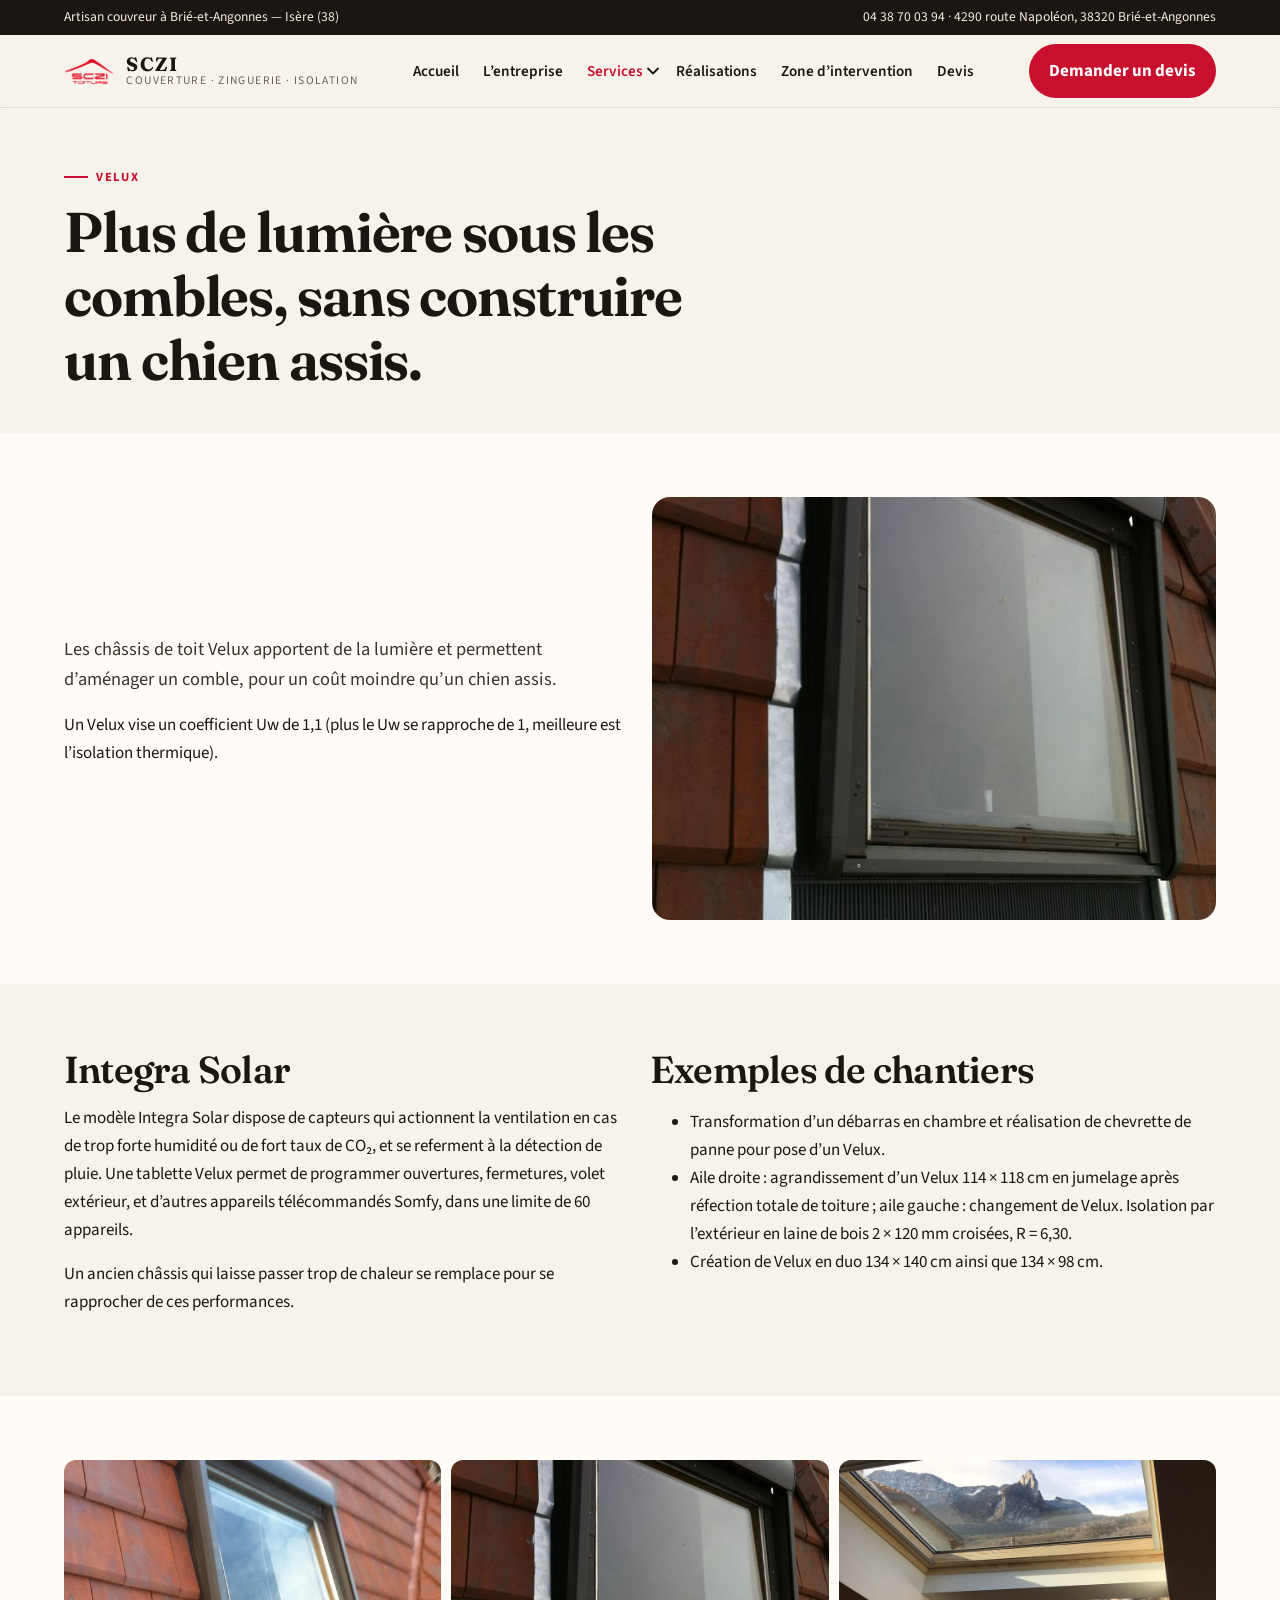
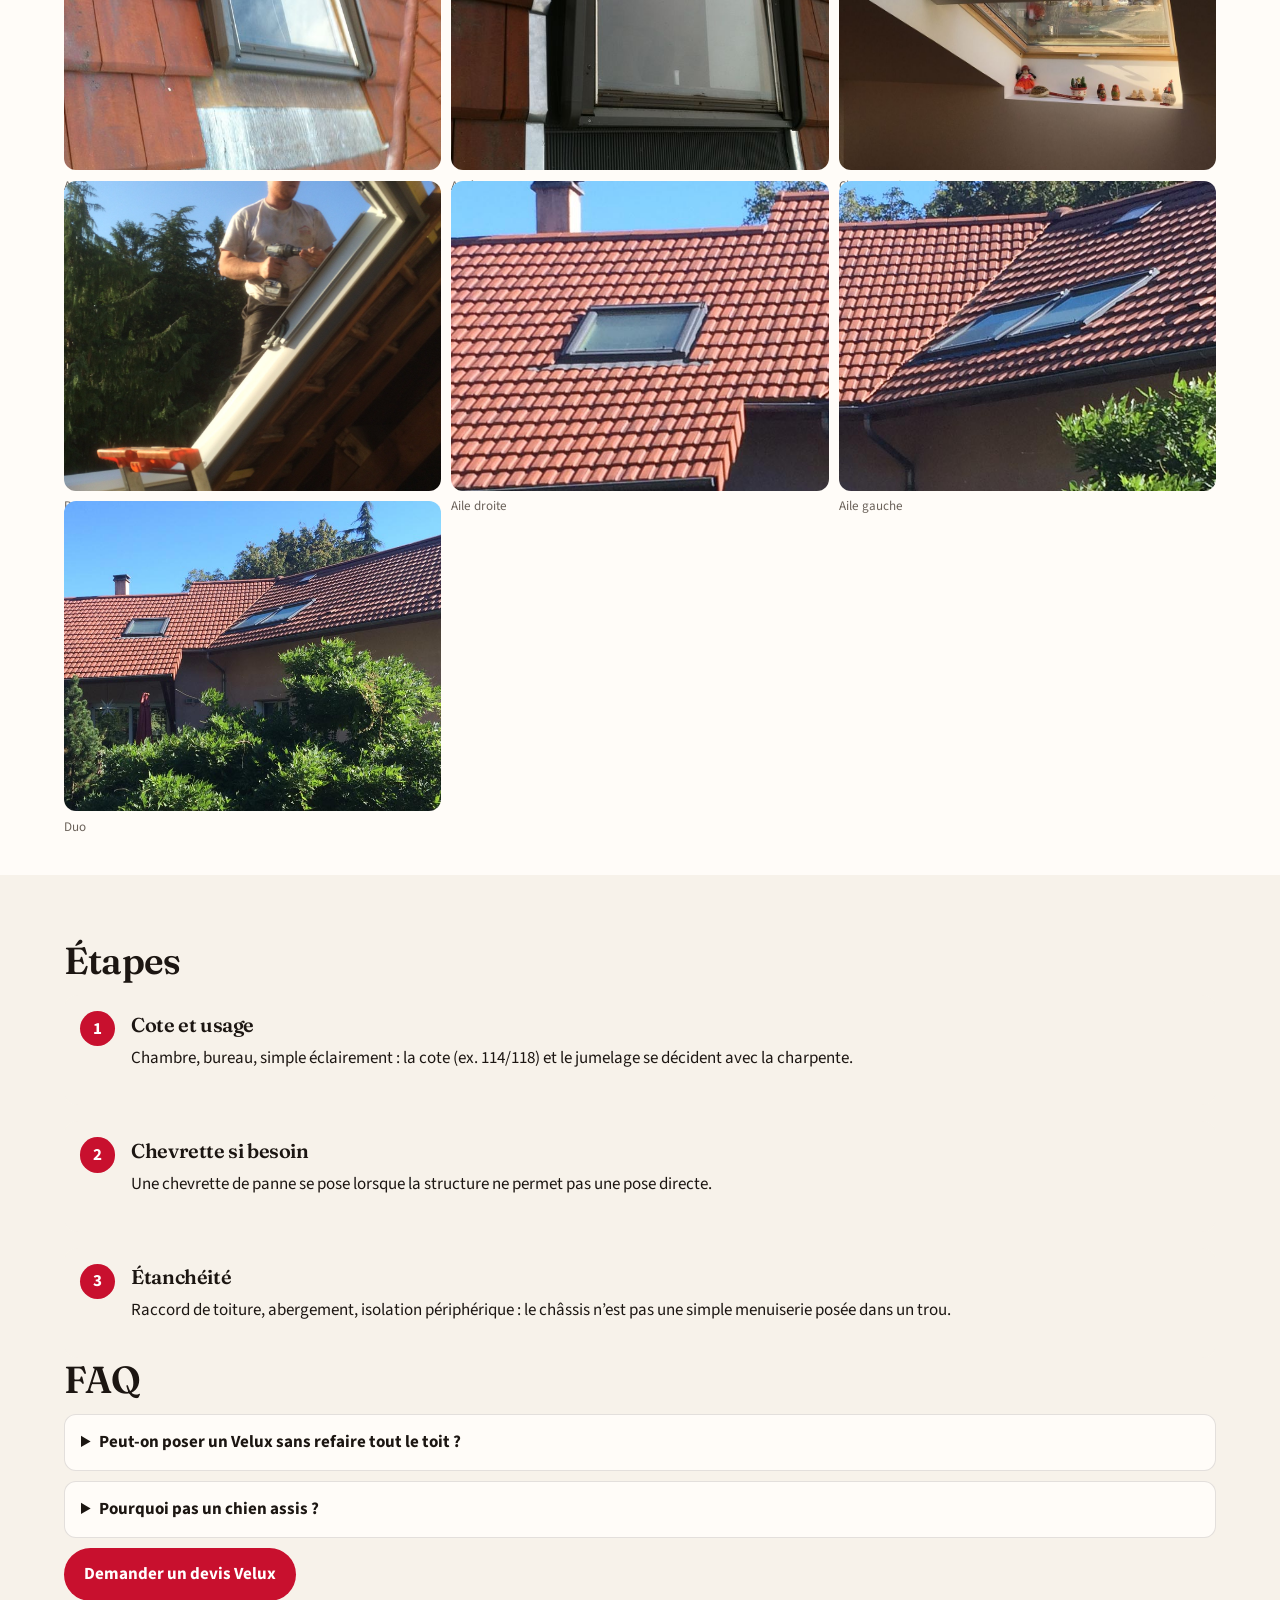
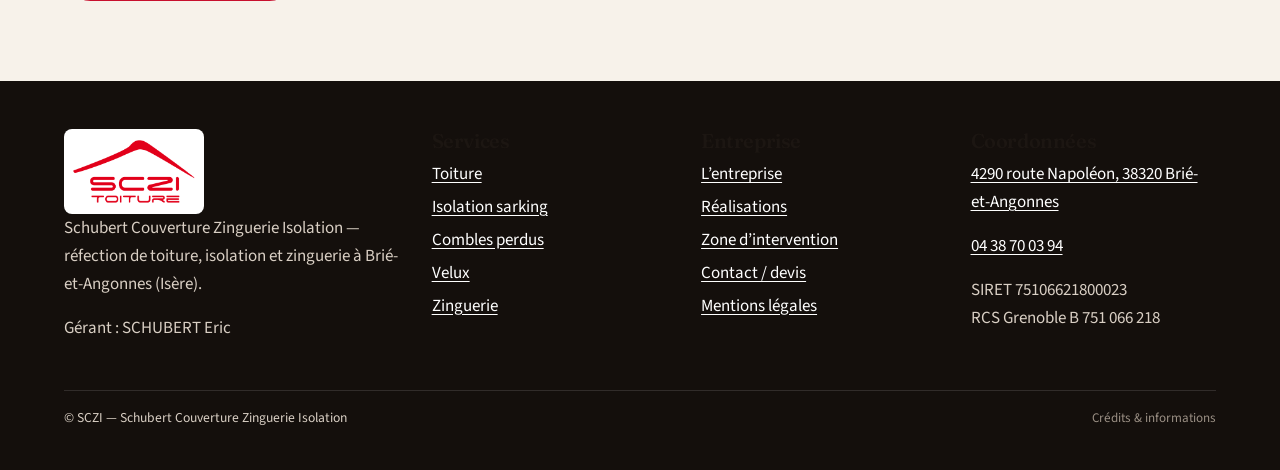
<file: services/velux.html>
<!DOCTYPE html>
<html lang="fr">
<head>
  <meta charset="utf-8">
  <meta name="viewport" content="width=device-width, initial-scale=1">
  <title>Installation et remplacement de Velux — SCZI Isère</title>
  <meta name="description" content="Pose, remplacement, jumelage et création de fenêtres de toit Velux. Exemples de chantiers : transformation de débarras, duo 134/140. Brié-et-Angonnes.">
  <meta name="robots" content="index,follow">
  <link rel="canonical" href="https://thomasbonsirven.github.io/sczi38/services/velux.html">
  <meta property="og:locale" content="fr_FR">
  <meta property="og:type" content="website">
  <meta property="og:site_name" content="SCZI — Schubert Couverture Zinguerie Isolation">
  <meta property="og:title" content="Installation et remplacement de Velux — SCZI Isère">
  <meta property="og:description" content="Pose, remplacement, jumelage et création de fenêtres de toit Velux. Exemples de chantiers : transformation de débarras, duo 134/140. Brié-et-Angonnes.">
  <meta property="og:url" content="https://thomasbonsirven.github.io/sczi38/services/velux.html">
  <meta property="og:image" content="https://thomasbonsirven.github.io/sczi38/assets/img/chantiers/velux-apres.jpg">
  <meta name="twitter:card" content="summary_large_image">
  <meta name="twitter:title" content="Installation et remplacement de Velux — SCZI Isère">
  <meta name="twitter:description" content="Pose, remplacement, jumelage et création de fenêtres de toit Velux. Exemples de chantiers : transformation de débarras, duo 134/140. Brié-et-Angonnes.">
  <meta name="theme-color" content="#c8102e">
  <link rel="icon" href="../favicon.png" type="image/png">
  <link rel="apple-touch-icon" href="../assets/img/logo/logo-icon.png">
  <link rel="preconnect" href="https://fonts.googleapis.com">
  <link rel="preconnect" href="https://fonts.gstatic.com" crossorigin>
  <link href="https://fonts.googleapis.com/css2?family=Fraunces:opsz,wght@9..144,500;9..144,650&family=Source+Sans+3:wght@400;600;700&display=swap" rel="stylesheet">
  <link rel="stylesheet" href="../assets/css/styles.css?v=20261010e">
  
</head><body>
  <a class="skip-link" href="#contenu">Aller au contenu</a>
  <header class="site-header">
    <div class="topbar">
      <div class="wrap">
        <span>Artisan couvreur à Brié-et-Angonnes — Isère (38)</span>
        <span>
          <a href="tel:+33438700394">04 38 70 03 94</a>
          · 4290 route Napoléon, 38320 Brié-et-Angonnes
        </span>
      </div>
    </div>
    <div class="wrap nav-row">
      <a class="brand" href="../index.html">
        <img src="../assets/img/logo/logo.png" width="827" height="472" alt="SCZI Toiture">
        <span class="brand-text">
          <strong>SCZI</strong>
          <span>Couverture · Zinguerie · Isolation</span>
        </span>
      </a>
      <button class="nav-toggle" type="button" aria-expanded="false" aria-controls="menu-principal" aria-label="Ouvrir le menu">
        <span></span><span></span><span></span>
      </button>
      <nav class="site-nav" id="menu-principal" aria-label="Navigation principale">
        <ul>
        <li><a href="../index.html">Accueil</a></li>
        <li><a href="../a-propos.html">L’entreprise</a></li>
        <li class="has-submenu is-current">
          <div class="submenu-pair">
            <a href="../services/index.html">Services</a>
            <button type="button" class="submenu-toggle" aria-expanded="false" aria-controls="submenu-services" aria-haspopup="true" aria-label="Afficher le sous-menu Services">
              <svg class="nav-chevron" viewBox="0 0 12 8" width="12" height="8" aria-hidden="true" focusable="false"><path d="M1 1.5 6 6.5 11 1.5" fill="none" stroke="currentColor" stroke-width="1.8" stroke-linecap="round" stroke-linejoin="round"/></svg>
            </button>
          </div>
          <ul class="submenu" id="submenu-services">
            <li><a href="../services/toiture.html">Toiture</a></li>
            <li><a href="../services/isolation-sarking.html">Isolation sarking</a></li>
            <li><a href="../services/velux.html" aria-current="page">Velux</a></li>
            <li><a href="../services/isolation-combles.html">Combles perdus</a></li>
            <li><a href="../services/zinguerie.html">Zinguerie</a></li>
          </ul>
        </li>
        <li><a href="../realisations.html">Réalisations</a></li>
        <li><a href="../zone-intervention.html">Zone d’intervention</a></li>
        <li><a href="../contact.html">Devis</a></li>
        </ul>
      </nav>
      <a class="btn btn-primary nav-cta" href="../contact.html">Demander un devis</a>
    </div>
  </header>
  <main id="contenu">
  <section class="page-hero wrap">
    <p class="kicker">Velux</p>
    <h1>Plus de lumière sous les combles, sans construire un chien assis.</h1>
  </section>
  
  <section class="section section-alt">
    <div class="wrap split">
      <div>
        <p class="lede">Les châssis de toit Velux apportent de la lumière et permettent d’aménager un comble, pour un coût moindre qu’un chien assis.</p>
        <p>Un Velux vise un coefficient Uw de 1,1 (plus le Uw se rapproche de 1, meilleure est l’isolation thermique).</p>
      </div>
      <img src="../assets/img/chantiers/velux-apres.jpg" alt="Fenêtre de toit Velux">
    </div>
  </section>
  <section class="section">
    <div class="wrap grid-2">
      <div>
        <h2>Integra Solar</h2>
        <p>Le modèle Integra Solar dispose de capteurs qui actionnent la ventilation en cas de trop forte humidité ou de fort taux de CO₂, et se referment à la détection de pluie. Une tablette Velux permet de programmer ouvertures, fermetures, volet extérieur, et d’autres appareils télécommandés Somfy, dans une limite de 60 appareils.</p>
        <p>Un ancien châssis qui laisse passer trop de chaleur se remplace pour se rapprocher de ces performances.</p>
      </div>
      <div>
        <h2>Exemples de chantiers</h2>
        <ul>
          <li>Transformation d’un débarras en chambre et réalisation de chevrette de panne pour pose d’un Velux.</li>
          <li>Aile droite : agrandissement d’un Velux 114 × 118 cm en jumelage après réfection totale de toiture ; aile gauche : changement de Velux. Isolation par l’extérieur en laine de bois 2 × 120 mm croisées, R = 6,30.</li>
          <li>Création de Velux en duo 134 × 140 cm ainsi que 134 × 98 cm.</li>
        </ul>
      </div>
    </div>
  </section>
  <section class="section section-alt">
    <div class="wrap">
      <div class="gallery" data-gallery>
        <figure><a href="../assets/img/chantiers/velux-avant.jpg"><img src="../assets/img/chantiers/velux-avant.jpg" alt="Avant installation Velux"></a><figcaption>Avant</figcaption></figure>
        <figure><a href="../assets/img/chantiers/velux-apres.jpg"><img src="../assets/img/chantiers/velux-apres.jpg" alt="Après installation Velux"></a><figcaption>Après</figcaption></figure>
        <figure><a href="../assets/img/chantiers/velux-transformation.jpg"><img src="../assets/img/chantiers/velux-transformation.jpg" alt="Transformation de débarras, chevrette de panne"></a><figcaption>Chevrette / transformation</figcaption></figure>
        <figure><a href="../assets/img/chantiers/velux-pose.jpg"><img src="../assets/img/chantiers/velux-pose.jpg" alt="Pose de Velux"></a><figcaption>Pose</figcaption></figure>
        <figure><a href="../assets/img/chantiers/velux-aile-droite.jpg"><img src="../assets/img/chantiers/velux-aile-droite.jpg" alt="Velux aile droite"></a><figcaption>Aile droite</figcaption></figure>
        <figure><a href="../assets/img/chantiers/velux-aile-gauche.jpg"><img src="../assets/img/chantiers/velux-aile-gauche.jpg" alt="Velux aile gauche"></a><figcaption>Aile gauche</figcaption></figure>
        <figure><a href="../assets/img/chantiers/velux-duo.jpg"><img src="../assets/img/chantiers/velux-duo.jpg" alt="Création Velux en duo"></a><figcaption>Duo</figcaption></figure>
      </div>
    </div>
  </section>
  <section class="section">
    <div class="wrap">
      <h2>Étapes</h2>
      <div class="steps">
        <div class="step"><h3>Cote et usage</h3><p>Chambre, bureau, simple éclairement : la cote (ex. 114/118) et le jumelage se décident avec la charpente.</p></div>
        <div class="step"><h3>Chevrette si besoin</h3><p>Une chevrette de panne se pose lorsque la structure ne permet pas une pose directe.</p></div>
        <div class="step"><h3>Étanchéité</h3><p>Raccord de toiture, abergement, isolation périphérique : le châssis n’est pas une simple menuiserie posée dans un trou.</p></div>
      </div>
      <h2>FAQ</h2>
      <details><summary>Peut-on poser un Velux sans refaire tout le toit ?</summary><p>Oui : des remplacements isolés sont possibles. Un jumelage peut aussi accompagner une réfection totale.</p></details>
      <details><summary>Pourquoi pas un chien assis ?</summary><p>Le Velux est moins onéreux, tout en apportant lumière et confort d’aménagement.</p></details>
      <p><a class="btn btn-primary" href="../contact.html">Demander un devis Velux</a></p>
    </div>
  </section>

  </main>
  <footer class="site-footer">
    <div class="wrap footer-grid">
      <div>
        <img src="../assets/img/logo/logo.png" width="180" alt="SCZI Toiture" style="width:140px;background:#fff;border-radius:8px;padding:6px;">
        <p>Schubert Couverture Zinguerie Isolation — réfection de toiture, isolation et zinguerie à Brié-et-Angonnes (Isère).</p>
        <p>Gérant : SCHUBERT Eric</p>
      </div>
      <div>
        <h3>Services</h3>
        <ul>
          <li><a href="../services/toiture.html">Toiture</a></li>
          <li><a href="../services/isolation-sarking.html">Isolation sarking</a></li>
          <li><a href="../services/isolation-combles.html">Combles perdus</a></li>
          <li><a href="../services/velux.html">Velux</a></li>
          <li><a href="../services/zinguerie.html">Zinguerie</a></li>
        </ul>
      </div>
      <div>
        <h3>Entreprise</h3>
        <ul>
          <li><a href="../a-propos.html">L’entreprise</a></li>
          <li><a href="../realisations.html">Réalisations</a></li>
          <li><a href="../zone-intervention.html">Zone d’intervention</a></li>
          <li><a href="../contact.html">Contact / devis</a></li>
          <li><a href="../mentions-legales.html">Mentions légales</a></li>
        </ul>
      </div>
      <div>
        <h3>Coordonnées</h3>
        <p><a href="https://www.google.com/maps/search/?api=1&query=4290+route+Napol%C3%A9on%2C+38320+Bri%C3%A9-et-Angonnes" rel="noopener noreferrer">4290 route Napoléon, 38320 Brié-et-Angonnes</a></p>
        <p><a href="tel:+33438700394">04 38 70 03 94</a></p>
        <p>SIRET 75106621800023<br>RCS Grenoble B 751 066 218</p>
      </div>
    </div>
    <div class="wrap legal">
      <p>© SCZI — Schubert Couverture Zinguerie Isolation</p>
      <p class="footer-credits"><a href="../credits.html">Crédits & informations</a></p>
    </div>
  </footer>
  <div class="mobile-cta">
    <a class="btn btn-ghost" href="tel:+33438700394">Appeler</a>
    <a class="btn btn-primary" href="../contact.html">Devis</a>
  </div>
  <div class="lightbox" data-lightbox aria-hidden="true" role="dialog" aria-label="Agrandissement photo">
    <button type="button" data-close-lightbox aria-label="Fermer">×</button>
    <img alt="">
  </div>
  <script src="../assets/js/main.js?v=20261010e"></script>
</body>
</html>
</file>
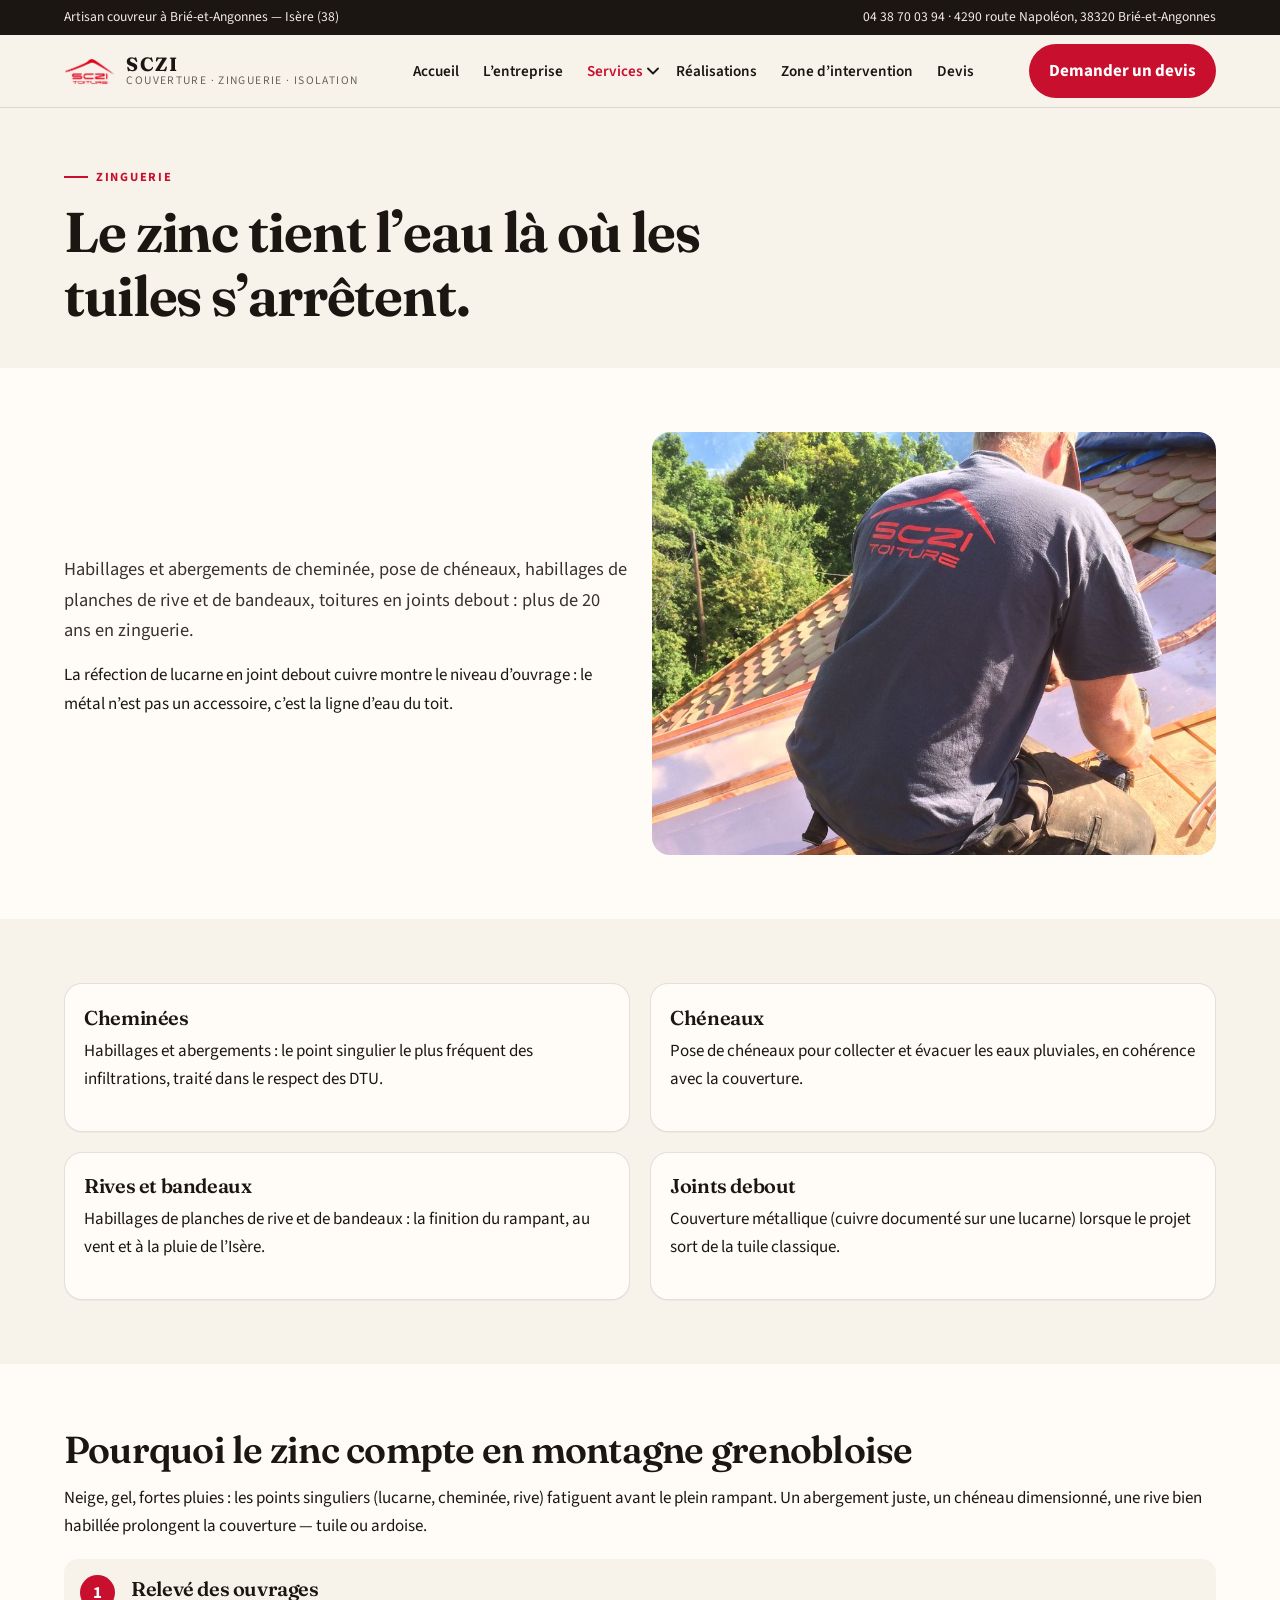
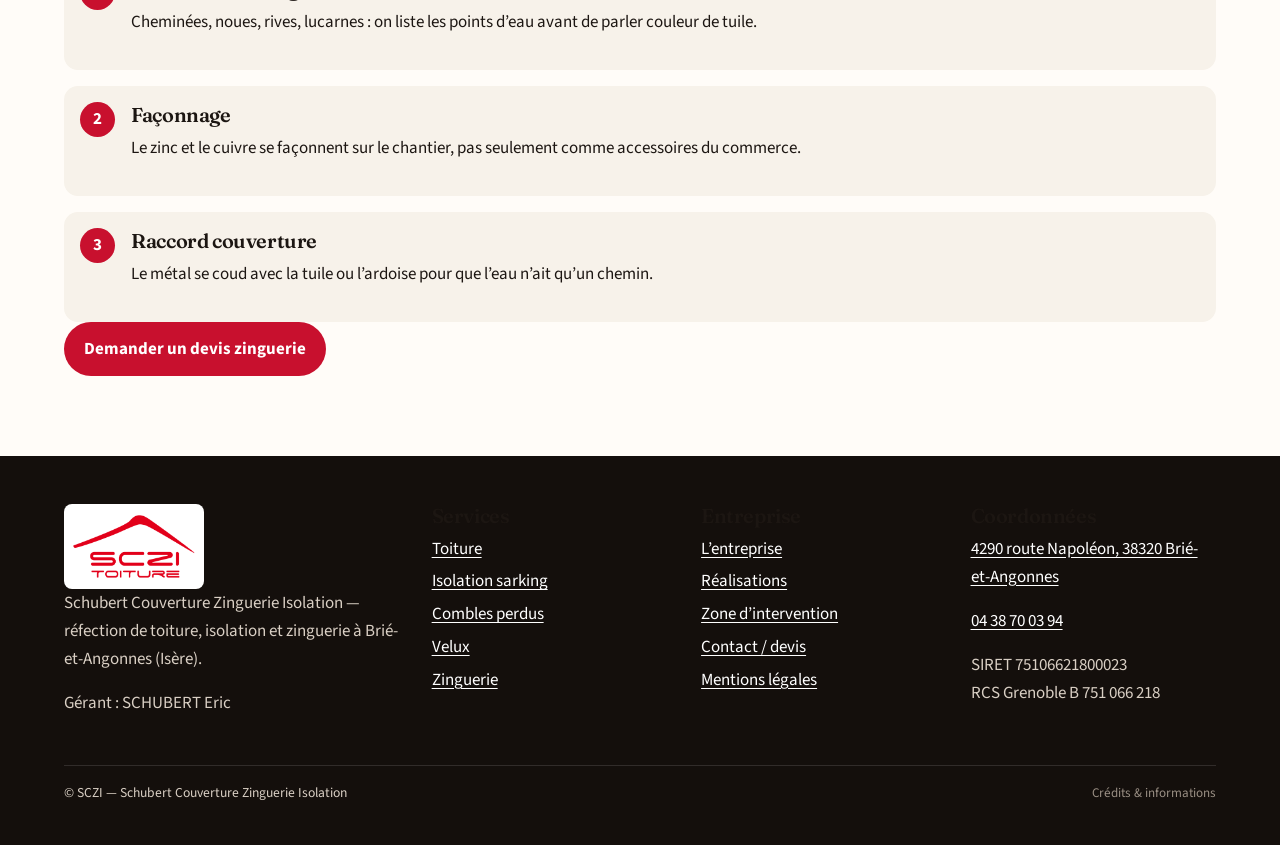
<file: services/zinguerie.html>
<!DOCTYPE html>
<html lang="fr">
<head>
  <meta charset="utf-8">
  <meta name="viewport" content="width=device-width, initial-scale=1">
  <title>Zinguerie, chéneaux et abergements — SCZI Brié-et-Angonnes</title>
  <meta name="description" content="Habillages et abergements de cheminée, chéneaux, planches de rive, bandeaux et joints debout. Savoir-faire zinc de SCZI en Isère.">
  <meta name="robots" content="index,follow">
  <link rel="canonical" href="https://thomasbonsirven.github.io/sczi38/services/zinguerie.html">
  <meta property="og:locale" content="fr_FR">
  <meta property="og:type" content="website">
  <meta property="og:site_name" content="SCZI — Schubert Couverture Zinguerie Isolation">
  <meta property="og:title" content="Zinguerie, chéneaux et abergements — SCZI Brié-et-Angonnes">
  <meta property="og:description" content="Habillages et abergements de cheminée, chéneaux, planches de rive, bandeaux et joints debout. Savoir-faire zinc de SCZI en Isère.">
  <meta property="og:url" content="https://thomasbonsirven.github.io/sczi38/services/zinguerie.html">
  <meta property="og:image" content="https://thomasbonsirven.github.io/sczi38/assets/img/chantiers/lucarne-pendant.jpg">
  <meta name="twitter:card" content="summary_large_image">
  <meta name="twitter:title" content="Zinguerie, chéneaux et abergements — SCZI Brié-et-Angonnes">
  <meta name="twitter:description" content="Habillages et abergements de cheminée, chéneaux, planches de rive, bandeaux et joints debout. Savoir-faire zinc de SCZI en Isère.">
  <meta name="theme-color" content="#c8102e">
  <link rel="icon" href="../favicon.png" type="image/png">
  <link rel="apple-touch-icon" href="../assets/img/logo/logo-icon.png">
  <link rel="preconnect" href="https://fonts.googleapis.com">
  <link rel="preconnect" href="https://fonts.gstatic.com" crossorigin>
  <link href="https://fonts.googleapis.com/css2?family=Fraunces:opsz,wght@9..144,500;9..144,650&family=Source+Sans+3:wght@400;600;700&display=swap" rel="stylesheet">
  <link rel="stylesheet" href="../assets/css/styles.css?v=20261010e">
  
</head><body>
  <a class="skip-link" href="#contenu">Aller au contenu</a>
  <header class="site-header">
    <div class="topbar">
      <div class="wrap">
        <span>Artisan couvreur à Brié-et-Angonnes — Isère (38)</span>
        <span>
          <a href="tel:+33438700394">04 38 70 03 94</a>
          · 4290 route Napoléon, 38320 Brié-et-Angonnes
        </span>
      </div>
    </div>
    <div class="wrap nav-row">
      <a class="brand" href="../index.html">
        <img src="../assets/img/logo/logo.png" width="827" height="472" alt="SCZI Toiture">
        <span class="brand-text">
          <strong>SCZI</strong>
          <span>Couverture · Zinguerie · Isolation</span>
        </span>
      </a>
      <button class="nav-toggle" type="button" aria-expanded="false" aria-controls="menu-principal" aria-label="Ouvrir le menu">
        <span></span><span></span><span></span>
      </button>
      <nav class="site-nav" id="menu-principal" aria-label="Navigation principale">
        <ul>
        <li><a href="../index.html">Accueil</a></li>
        <li><a href="../a-propos.html">L’entreprise</a></li>
        <li class="has-submenu is-current">
          <div class="submenu-pair">
            <a href="../services/index.html">Services</a>
            <button type="button" class="submenu-toggle" aria-expanded="false" aria-controls="submenu-services" aria-haspopup="true" aria-label="Afficher le sous-menu Services">
              <svg class="nav-chevron" viewBox="0 0 12 8" width="12" height="8" aria-hidden="true" focusable="false"><path d="M1 1.5 6 6.5 11 1.5" fill="none" stroke="currentColor" stroke-width="1.8" stroke-linecap="round" stroke-linejoin="round"/></svg>
            </button>
          </div>
          <ul class="submenu" id="submenu-services">
            <li><a href="../services/toiture.html">Toiture</a></li>
            <li><a href="../services/isolation-sarking.html">Isolation sarking</a></li>
            <li><a href="../services/velux.html">Velux</a></li>
            <li><a href="../services/isolation-combles.html">Combles perdus</a></li>
            <li><a href="../services/zinguerie.html" aria-current="page">Zinguerie</a></li>
          </ul>
        </li>
        <li><a href="../realisations.html">Réalisations</a></li>
        <li><a href="../zone-intervention.html">Zone d’intervention</a></li>
        <li><a href="../contact.html">Devis</a></li>
        </ul>
      </nav>
      <a class="btn btn-primary nav-cta" href="../contact.html">Demander un devis</a>
    </div>
  </header>
  <main id="contenu">
  <section class="page-hero wrap">
    <p class="kicker">Zinguerie</p>
    <h1>Le zinc tient l’eau là où les tuiles s’arrêtent.</h1>
  </section>
  
  <section class="section section-alt">
    <div class="wrap split">
      <div>
        <p class="lede">Habillages et abergements de cheminée, pose de chéneaux, habillages de planches de rive et de bandeaux, toitures en joints debout : plus de 20 ans en zinguerie.</p>
        <p>La réfection de lucarne en joint debout cuivre montre le niveau d’ouvrage : le métal n’est pas un accessoire, c’est la ligne d’eau du toit.</p>
      </div>
      <img src="../assets/img/chantiers/lucarne-pendant.jpg" alt="Pose de zinc sur une lucarne">
    </div>
  </section>
  <section class="section">
    <div class="wrap grid-2">
      <article class="card"><div class="card-body"><h3>Cheminées</h3><p>Habillages et abergements : le point singulier le plus fréquent des infiltrations, traité dans le respect des DTU.</p></div></article>
      <article class="card"><div class="card-body"><h3>Chéneaux</h3><p>Pose de chéneaux pour collecter et évacuer les eaux pluviales, en cohérence avec la couverture.</p></div></article>
      <article class="card"><div class="card-body"><h3>Rives et bandeaux</h3><p>Habillages de planches de rive et de bandeaux : la finition du rampant, au vent et à la pluie de l’Isère.</p></div></article>
      <article class="card"><div class="card-body"><h3>Joints debout</h3><p>Couverture métallique (cuivre documenté sur une lucarne) lorsque le projet sort de la tuile classique.</p></div></article>
    </div>
  </section>
  <section class="section section-alt">
    <div class="wrap">
      <h2>Pourquoi le zinc compte en montagne grenobloise</h2>
      <p>Neige, gel, fortes pluies : les points singuliers (lucarne, cheminée, rive) fatiguent avant le plein rampant. Un abergement juste, un chéneau dimensionné, une rive bien habillée prolongent la couverture — tuile ou ardoise.</p>
      <div class="steps" style="margin-top:1.2rem">
        <div class="step"><h3>Relevé des ouvrages</h3><p>Cheminées, noues, rives, lucarnes : on liste les points d’eau avant de parler couleur de tuile.</p></div>
        <div class="step"><h3>Façonnage</h3><p>Le zinc et le cuivre se façonnent sur le chantier, pas seulement comme accessoires du commerce.</p></div>
        <div class="step"><h3>Raccord couverture</h3><p>Le métal se coud avec la tuile ou l’ardoise pour que l’eau n’ait qu’un chemin.</p></div>
      </div>
      <p><a class="btn btn-primary" href="../contact.html">Demander un devis zinguerie</a></p>
    </div>
  </section>

  </main>
  <footer class="site-footer">
    <div class="wrap footer-grid">
      <div>
        <img src="../assets/img/logo/logo.png" width="180" alt="SCZI Toiture" style="width:140px;background:#fff;border-radius:8px;padding:6px;">
        <p>Schubert Couverture Zinguerie Isolation — réfection de toiture, isolation et zinguerie à Brié-et-Angonnes (Isère).</p>
        <p>Gérant : SCHUBERT Eric</p>
      </div>
      <div>
        <h3>Services</h3>
        <ul>
          <li><a href="../services/toiture.html">Toiture</a></li>
          <li><a href="../services/isolation-sarking.html">Isolation sarking</a></li>
          <li><a href="../services/isolation-combles.html">Combles perdus</a></li>
          <li><a href="../services/velux.html">Velux</a></li>
          <li><a href="../services/zinguerie.html">Zinguerie</a></li>
        </ul>
      </div>
      <div>
        <h3>Entreprise</h3>
        <ul>
          <li><a href="../a-propos.html">L’entreprise</a></li>
          <li><a href="../realisations.html">Réalisations</a></li>
          <li><a href="../zone-intervention.html">Zone d’intervention</a></li>
          <li><a href="../contact.html">Contact / devis</a></li>
          <li><a href="../mentions-legales.html">Mentions légales</a></li>
        </ul>
      </div>
      <div>
        <h3>Coordonnées</h3>
        <p><a href="https://www.google.com/maps/search/?api=1&query=4290+route+Napol%C3%A9on%2C+38320+Bri%C3%A9-et-Angonnes" rel="noopener noreferrer">4290 route Napoléon, 38320 Brié-et-Angonnes</a></p>
        <p><a href="tel:+33438700394">04 38 70 03 94</a></p>
        <p>SIRET 75106621800023<br>RCS Grenoble B 751 066 218</p>
      </div>
    </div>
    <div class="wrap legal">
      <p>© SCZI — Schubert Couverture Zinguerie Isolation</p>
      <p class="footer-credits"><a href="../credits.html">Crédits & informations</a></p>
    </div>
  </footer>
  <div class="mobile-cta">
    <a class="btn btn-ghost" href="tel:+33438700394">Appeler</a>
    <a class="btn btn-primary" href="../contact.html">Devis</a>
  </div>
  <div class="lightbox" data-lightbox aria-hidden="true" role="dialog" aria-label="Agrandissement photo">
    <button type="button" data-close-lightbox aria-label="Fermer">×</button>
    <img alt="">
  </div>
  <script src="../assets/js/main.js?v=20261010e"></script>
</body>
</html>
</file>
<file: assets/css/styles.css>
:root {
  --ink: #1c1612;
  --ink-soft: #3a322c;
  --muted: #6b625a;
  --paper: #f7f2ea;
  --paper-2: #efe7db;
  --white: #fffcf8;
  --red: #c8102e;
  --red-dark: #9a0c23;
  --red-soft: #f8e6e9;
  --copper: #a45a32;
  --forest: #2f4a3c;
  --line: rgba(28, 22, 18, 0.12);
  --shadow: 0 18px 40px rgba(28, 22, 18, 0.12);
  --radius: 18px;
  --header-h: 4.5rem;
  --max: 72rem;
  --font-serif: "Fraunces", "Iowan Old Style", Georgia, serif;
  --font-sans: "Source Sans 3", "Segoe UI", system-ui, sans-serif;
}

*,
*::before,
*::after {
  box-sizing: border-box;
}

html {
  scroll-behavior: smooth;
}

html:focus-within {
  scroll-behavior: smooth;
}

@media (prefers-reduced-motion: reduce) {
  html {
    scroll-behavior: auto;
  }

  *,
  *::before,
  *::after {
    animation-duration: 0.01ms !important;
    animation-iteration-count: 1 !important;
    transition-duration: 0.01ms !important;
  }
}

body {
  margin: 0;
  font-family: var(--font-sans);
  font-size: 1.0625rem;
  line-height: 1.65;
  color: var(--ink);
  background: var(--paper);
}

img {
  max-width: 100%;
  height: auto;
  display: block;
}

a {
  color: var(--red-dark);
  text-underline-offset: 0.18em;
}

a:hover {
  color: var(--red);
}

:focus-visible {
  outline: 3px solid var(--red);
  outline-offset: 3px;
}

.skip-link {
  position: absolute;
  left: 0.75rem;
  top: -4rem;
  z-index: 100;
  background: var(--ink);
  color: var(--white);
  padding: 0.6rem 1rem;
  border-radius: 0 0 8px 8px;
}

.skip-link:focus {
  top: 0;
}

.wrap {
  width: min(calc(100% - 2rem), var(--max));
  margin-inline: auto;
}

.kicker {
  display: inline-flex;
  align-items: center;
  gap: 0.5rem;
  font-size: 0.78rem;
  letter-spacing: 0.14em;
  text-transform: uppercase;
  font-weight: 700;
  color: var(--red);
  margin: 0 0 0.75rem;
}

.kicker::before {
  content: "";
  width: 1.5rem;
  height: 2px;
  background: var(--red);
}

h1,
h2,
h3,
.logo-word {
  font-family: var(--font-serif);
  font-optical-sizing: auto;
  letter-spacing: -0.02em;
  line-height: 1.15;
  color: var(--ink);
}

h1 {
  font-size: clamp(2rem, 5vw, 3.5rem);
  font-weight: 650;
  margin: 0 0 1rem;
}

h2 {
  font-size: clamp(1.6rem, 3.2vw, 2.35rem);
  font-weight: 600;
  margin: 0 0 0.8rem;
}

h3 {
  font-size: 1.25rem;
  font-weight: 600;
  margin: 0 0 0.5rem;
}

p {
  margin: 0 0 1rem;
}

.lede {
  font-size: 1.15rem;
  color: var(--ink-soft);
  max-width: 42rem;
}

/* Placeholder callouts — always visible */
.todo-fill {
  border: 2px dashed var(--copper);
  background: #fff6e8;
  color: #5c3b16;
  padding: 0.85rem 1rem;
  border-radius: 12px;
  font-size: 0.95rem;
}

.todo-fill strong {
  display: block;
  margin-bottom: 0.2rem;
}

.site-header {
  position: sticky;
  top: 0;
  z-index: 40;
  overflow: visible;
  background: rgba(247, 242, 234, 0.92);
  backdrop-filter: blur(12px);
  border-bottom: 1px solid var(--line);
}

.topbar {
  display: none;
  background: var(--ink);
  color: #f3ece4;
  font-size: 0.85rem;
}

.topbar .wrap {
  display: flex;
  justify-content: space-between;
  gap: 1rem;
  padding: 0.4rem 0;
  flex-wrap: wrap;
}

.topbar a {
  color: inherit;
  text-decoration: none;
}

.topbar a:hover {
  text-decoration: underline;
}

.nav-row {
  display: flex;
  align-items: center;
  justify-content: space-between;
  gap: 1rem;
  min-height: var(--header-h);
}

.brand {
  display: flex;
  align-items: center;
  gap: 0.7rem;
  text-decoration: none;
  color: inherit;
  min-width: 0;
}

.brand img {
  width: 3.2rem;
  height: auto;
}

.brand-text {
  display: flex;
  flex-direction: column;
  line-height: 1.1;
}

.brand-text strong {
  font-family: var(--font-serif);
  font-size: 1.2rem;
  letter-spacing: 0.08em;
}

.brand-text span {
  font-size: 0.72rem;
  letter-spacing: 0.12em;
  text-transform: uppercase;
  color: var(--muted);
}

.nav-toggle {
  display: inline-flex;
  flex-direction: column;
  justify-content: center;
  gap: 5px;
  width: 2.6rem;
  height: 2.6rem;
  border: 1px solid var(--line);
  background: var(--white);
  border-radius: 10px;
  cursor: pointer;
}

.nav-toggle span {
  display: block;
  height: 2px;
  width: 1.15rem;
  margin-inline: auto;
  background: var(--ink);
}

.site-nav {
  display: none;
}

.site-nav.is-open {
  display: block;
  position: absolute;
  inset: calc(var(--header-h) + 1px) 0 auto;
  background: var(--white);
  border-bottom: 1px solid var(--line);
  padding: 0.75rem 1rem 1.25rem;
  box-shadow: var(--shadow);
}

.site-nav > ul {
  list-style: none;
  margin: 0;
  padding: 0;
  display: flex;
  flex-direction: column;
  gap: 0.15rem;
}

.site-nav > ul > li {
  list-style: none;
  flex: 0 0 auto;
}

.site-nav a {
  display: block;
  text-decoration: none;
  color: var(--ink);
  font-weight: 600;
  padding: 0.7rem 0.4rem;
}

.site-nav a[aria-current="page"],
.has-submenu.is-current > .submenu-pair > a {
  color: var(--red);
}

.has-submenu {
  position: relative;
}

.submenu-pair {
  display: flex;
  flex-direction: row;
  flex-wrap: nowrap;
  align-items: center;
  justify-content: space-between;
  gap: 0.15rem;
}

.submenu-pair > a {
  flex: 1 1 auto;
}

.submenu-toggle {
  appearance: none;
  -webkit-appearance: none;
  display: inline-flex;
  align-items: center;
  justify-content: center;
  flex: 0 0 auto;
  width: 2.4rem;
  height: 2.4rem;
  margin: 0;
  padding: 0;
  border: 0;
  border-radius: 8px;
  background: transparent;
  box-shadow: none;
  color: inherit;
  cursor: pointer;
}

.submenu-toggle:hover,
.submenu-toggle:focus-visible {
  background: var(--paper-2);
}

.nav-chevron {
  display: block;
  transition: transform 0.28s ease;
}

.has-submenu.is-open > .submenu-pair .nav-chevron {
  transform: rotate(180deg);
}

.submenu {
  display: none;
  list-style: none;
  margin: 0;
  padding: 0.15rem 0 0.5rem 0.7rem;
  flex-direction: column;
}

.has-submenu.is-open > .submenu {
  display: flex;
}

.submenu a {
  font-size: 0.95rem;
  font-weight: 600;
  padding: 0.5rem 0.55rem;
  border-radius: 8px;
}

.submenu a:hover {
  background: var(--paper);
}

.btn.nav-cta {
  display: none;
}

.btn {
  display: inline-flex;
  align-items: center;
  justify-content: center;
  gap: 0.4rem;
  text-decoration: none;
  border: 0;
  cursor: pointer;
  font: inherit;
  font-weight: 700;
  border-radius: 999px;
  padding: 0.8rem 1.25rem;
  transition: transform 0.15s ease, background 0.15s ease;
}

.btn:hover {
  transform: translateY(-1px);
}

.btn-primary {
  background: var(--red);
  color: #fff;
}

.btn-primary:hover {
  background: var(--red-dark);
  color: #fff;
}

.btn-ghost {
  background: transparent;
  color: var(--ink);
  border: 1px solid var(--line);
}

.btn-light {
  background: var(--white);
  color: var(--ink);
}

.hero {
  position: relative;
  min-height: min(88vh, 46rem);
  display: grid;
  align-items: end;
  color: #fff;
  overflow: hidden;
}

.hero img.hero-bg {
  position: absolute;
  inset: 0;
  width: 100%;
  height: 100%;
  object-fit: cover;
  object-position: 62% 30%;
}

.hero::after {
  content: "";
  position: absolute;
  inset: 0;
  background:
    linear-gradient(180deg, rgba(28, 22, 18, 0.18) 0%, rgba(28, 22, 18, 0.72) 58%, rgba(28, 22, 18, 0.88) 100%);
}

.hero-inner {
  position: relative;
  z-index: 1;
  padding: 5rem 0 3rem;
}

.hero h1 {
  color: #fff;
  max-width: 16ch;
}

.hero .lede {
  color: #f1e8de;
}

.hero-trust {
  display: inline-flex;
  flex-wrap: wrap;
  align-items: center;
  gap: 0.55rem;
  margin: 0 0 1.1rem;
  padding: 0.28rem 0.85rem 0.28rem 0.28rem;
  max-width: 100%;
  background: rgba(255, 255, 255, 0.14);
  border: 1px solid rgba(255, 255, 255, 0.32);
  border-radius: 999px;
  color: #fff;
  font-size: 0.92rem;
  font-weight: 600;
}

.hero-trust strong {
  display: inline-block;
  padding: 0.22rem 0.7rem;
  background: #fff;
  color: var(--red-dark);
  border-radius: 999px;
  font-size: 0.78rem;
  font-weight: 700;
  letter-spacing: 0.04em;
  text-transform: uppercase;
}

.hero-actions {
  display: flex;
  flex-wrap: wrap;
  gap: 0.75rem;
  margin: 1.5rem 0 1.25rem;
}

.hero-facts {
  display: grid;
  grid-template-columns: repeat(2, minmax(0, 1fr));
  gap: 0.75rem;
  margin-top: 1.5rem;
}

.hero-facts div {
  border-top: 1px solid rgba(255, 255, 255, 0.28);
  padding-top: 0.7rem;
}

.hero-facts strong {
  display: block;
  font-family: var(--font-serif);
  font-size: 1.3rem;
}

.hero-facts span {
  font-size: 0.9rem;
  color: #e8ddd2;
}

.section {
  padding: 4rem 0;
}

.section-alt {
  background: var(--white);
}

.section-dark {
  background: var(--ink);
  color: #efe7db;
}

.section-dark h2,
.section-dark h3 {
  color: #fff;
}

.grid-2,
.grid-3,
.grid-4 {
  display: grid;
  gap: 1.25rem;
}

.card {
  background: var(--white);
  border: 1px solid var(--line);
  border-radius: var(--radius);
  overflow: hidden;
  box-shadow: 0 1px 0 rgba(28, 22, 18, 0.04);
}

.card img {
  width: 100%;
  aspect-ratio: 4 / 3;
  object-fit: cover;
}

.card-body {
  padding: 1.15rem 1.2rem 1.35rem;
}

.card a.stretched {
  text-decoration: none;
  color: inherit;
}

.card h3 {
  margin-top: 0.2rem;
}

.trust {
  display: grid;
  gap: 1rem;
}

.trust-item {
  display: grid;
  grid-template-columns: auto 1fr;
  gap: 0.9rem;
  align-items: start;
  padding: 1rem;
  background: var(--paper);
  border-radius: 14px;
}

.num {
  font-family: var(--font-serif);
  font-size: 1.6rem;
  color: var(--red);
  line-height: 1;
}

.badge-row {
  display: flex;
  flex-wrap: wrap;
  gap: 1rem;
  align-items: center;
}

.badge-row img {
  height: 6.5rem;
  width: auto;
  background: #fff;
  border-radius: 8px;
  padding: 0.25rem;
}

.section-qualibat {
  background:
    linear-gradient(180deg, #fbf8f3 0%, #f3ebe0 100%);
  border-block: 1px solid var(--line);
}

.qualibat-highlights {
  display: grid;
  grid-template-columns: 1fr;
  gap: 0.75rem;
  margin: 1.6rem 0 2rem;
}

.qualibat-highlights p {
  margin: 0;
  padding: 1rem 1.1rem;
  background: var(--white);
  border-radius: 14px;
  border: 1px solid var(--line);
  box-shadow: 0 8px 22px rgba(28, 22, 18, 0.05);
}

.qualibat-highlights strong {
  display: block;
  font-family: var(--font-serif);
  font-size: 1.35rem;
  line-height: 1.2;
  color: var(--red-dark);
}

.qualibat-highlights span {
  display: block;
  margin-top: 0.2rem;
  color: var(--muted);
  font-size: 0.95rem;
}

.qualibat-frieze-title {
  margin: 0 0 0.85rem;
  font-size: 1.15rem;
}

.badge-frieze {
  display: flex;
  gap: 1rem;
  overflow-x: auto;
  overscroll-behavior-x: contain;
  scroll-snap-type: x mandatory;
  -webkit-overflow-scrolling: touch;
  padding: 0.35rem 0 1.1rem;
  margin: 0 0 2.2rem;
  scrollbar-width: thin;
}

.badge-frieze figure {
  flex: 0 0 10.5rem;
  margin: 0;
  scroll-snap-align: start;
  background: #fff;
  border: 1px solid var(--line);
  border-radius: 16px;
  padding: 0.85rem 0.85rem 0.7rem;
  box-shadow: 0 10px 24px rgba(28, 22, 18, 0.08);
  text-align: center;
}

.badge-frieze img {
  width: 100%;
  height: 12.5rem;
  object-fit: contain;
  background: #f4f6f8;
  border-radius: 10px;
}

.badge-frieze figcaption {
  margin-top: 0.65rem;
  font-weight: 700;
  font-size: 0.95rem;
  letter-spacing: 0.02em;
}

.rge-aids {
  list-style: none;
  margin: 1.1rem 0 0;
  padding: 0;
  display: grid;
  grid-template-columns: 1fr;
  gap: 0.85rem;
}

.rge-aids li {
  margin: 0;
  padding: 1.05rem 1.15rem;
  background: var(--white);
  border-radius: 14px;
  border: 1px solid var(--line);
}

.rge-aids h4 {
  margin: 0 0 0.35rem;
  font-size: 1.05rem;
}

.rge-aids p {
  margin: 0;
  color: var(--ink-soft);
  font-size: 0.98rem;
}

.steps {
  counter-reset: step;
  display: grid;
  gap: 1rem;
}

.step {
  position: relative;
  padding: 1.1rem 1.1rem 1.1rem 4.2rem;
  background: var(--paper);
  border-radius: 14px;
}

.step::before {
  counter-increment: step;
  content: counter(step);
  position: absolute;
  left: 1rem;
  top: 1rem;
  width: 2.2rem;
  height: 2.2rem;
  border-radius: 50%;
  background: var(--red);
  color: #fff;
  display: grid;
  place-items: center;
  font-weight: 700;
}

.gallery {
  display: grid;
  grid-template-columns: repeat(2, minmax(0, 1fr));
  gap: 0.65rem;
}

.gallery a,
.gallery figure {
  margin: 0;
  position: relative;
}

.gallery img {
  width: 100%;
  height: 100%;
  aspect-ratio: 4 / 3;
  object-fit: cover;
  border-radius: 12px;
}

.gallery figcaption {
  font-size: 0.82rem;
  color: var(--muted);
  margin-top: 0.35rem;
}

.page-hero {
  padding: 3.2rem 0 1.5rem;
}

.page-hero h1 {
  max-width: 18ch;
}

.split {
  display: grid;
  gap: 1.5rem;
  align-items: center;
}

.split img {
  width: 100%;
  border-radius: var(--radius);
  aspect-ratio: 4 / 3;
  object-fit: cover;
}

.table-wrap {
  overflow-x: auto;
  border: 1px solid var(--line);
  border-radius: 12px;
  background: var(--white);
}

table {
  width: 100%;
  border-collapse: collapse;
  font-size: 0.92rem;
}

th,
td {
  text-align: left;
  padding: 0.7rem 0.85rem;
  border-bottom: 1px solid var(--line);
  white-space: nowrap;
}

th {
  background: var(--paper-2);
  font-weight: 700;
}

tr.highlight {
  background: #fff4d6;
  font-weight: 700;
}

details {
  background: var(--white);
  border: 1px solid var(--line);
  border-radius: 12px;
  padding: 0.85rem 1rem;
  margin-bottom: 0.6rem;
}

summary {
  cursor: pointer;
  font-weight: 700;
}

details p {
  margin: 0.7rem 0 0.2rem;
}

.form {
  display: grid;
  gap: 0.9rem;
  background: var(--white);
  padding: 1.25rem;
  border-radius: var(--radius);
  border: 1px solid var(--line);
}

label {
  display: grid;
  gap: 0.3rem;
  font-weight: 600;
  font-size: 0.95rem;
}

input,
select,
textarea {
  font: inherit;
  padding: 0.7rem 0.8rem;
  border-radius: 10px;
  border: 1px solid #cfc4b6;
  background: var(--white);
  width: 100%;
}

textarea {
  min-height: 8rem;
  resize: vertical;
}

.form-row {
  display: grid;
  gap: 0.9rem;
}

.hp {
  position: absolute;
  left: -9999px;
}

.contact-card {
  background: var(--ink);
  color: #efe7db;
  padding: 1.4rem;
  border-radius: var(--radius);
}

.contact-card h2,
.contact-card a {
  color: #fff;
}

.contact-card dl {
  margin: 0;
}

.contact-card dt {
  font-size: 0.78rem;
  letter-spacing: 0.08em;
  text-transform: uppercase;
  color: #c9bdb0;
  margin-top: 0.9rem;
}

.contact-card dd {
  margin: 0.15rem 0 0;
}

.site-footer {
  background: #140f0c;
  color: #d9cfc4;
  padding: 3rem 0 1.5rem;
}

.site-footer a {
  color: #fff;
}

.footer-grid {
  display: grid;
  gap: 1.5rem;
}

.site-footer ul {
  list-style: none;
  margin: 0;
  padding: 0;
}

.site-footer li {
  margin: 0.3rem 0;
}

.legal {
  margin-top: 2rem;
  padding-top: 1rem;
  border-top: 1px solid rgba(255, 255, 255, 0.12);
  font-size: 0.85rem;
  display: flex;
  flex-wrap: wrap;
  justify-content: space-between;
  align-items: baseline;
  gap: 0.75rem 1.5rem;
}

.footer-credits a {
  color: #9a8f84;
  font-size: 0.82rem;
  text-decoration: none;
}

.footer-credits a:hover {
  color: #fff;
  text-decoration: underline;
}

.form-notice {
  margin: 0 0 0.8rem;
}

.mobile-cta {
  position: fixed;
  left: 0;
  right: 0;
  bottom: 0;
  z-index: 30;
  display: grid;
  grid-template-columns: 1fr 1fr;
  gap: 0.5rem;
  padding: 0.6rem 0.75rem calc(0.6rem + env(safe-area-inset-bottom));
  background: rgba(247, 242, 234, 0.96);
  border-top: 1px solid var(--line);
}

.mobile-cta .btn {
  width: 100%;
  padding: 0.75rem 0.5rem;
}

.lightbox {
  position: fixed;
  inset: 0;
  background: rgba(12, 9, 7, 0.92);
  display: none;
  place-items: center;
  z-index: 80;
  padding: 1rem;
}

.lightbox.is-on {
  display: grid;
}

.lightbox img {
  max-width: min(96vw, 1100px);
  max-height: 88vh;
  object-fit: contain;
  border-radius: 8px;
}

.lightbox button {
  position: absolute;
  top: 0.8rem;
  right: 0.8rem;
  background: #fff;
  border: 0;
  width: 2.5rem;
  height: 2.5rem;
  border-radius: 50%;
  font-size: 1.3rem;
  cursor: pointer;
}

.credit {
  font-size: 0.78rem;
  color: var(--muted);
}

.map-placeholder {
  min-height: 16rem;
  border-radius: var(--radius);
  background:
    linear-gradient(180deg, rgba(28, 22, 18, 0.15), rgba(28, 22, 18, 0.45)),
    url("../img/stock/paysage-alpes.jpg") center/cover;
  display: grid;
  place-items: end start;
  padding: 1.2rem;
  color: #fff;
}

.map-placeholder a {
  color: #fff;
  text-decoration: underline;
}

.tag {
  display: inline-block;
  background: var(--red-soft);
  color: var(--red-dark);
  font-size: 0.78rem;
  font-weight: 700;
  padding: 0.2rem 0.55rem;
  border-radius: 999px;
  margin-bottom: 0.5rem;
}

.price-note {
  background: var(--white);
  border-left: 4px solid var(--copper);
  padding: 1rem 1.1rem;
  border-radius: 0 12px 12px 0;
}

@media (min-width: 720px) {
  .topbar {
    display: block;
  }

  .hero-facts {
    grid-template-columns: repeat(4, minmax(0, 1fr));
  }

  .qualibat-highlights {
    grid-template-columns: repeat(3, minmax(0, 1fr));
  }

  .badge-frieze {
    display: grid;
    grid-template-columns: repeat(auto-fit, minmax(10.5rem, 12.5rem));
    overflow: visible;
    scroll-snap-type: none;
    justify-content: start;
  }

  .rge-aids {
    grid-template-columns: repeat(2, minmax(0, 1fr));
  }

  .grid-2,
  .split,
  .form-row {
    grid-template-columns: 1fr 1fr;
  }

  .grid-3 {
    grid-template-columns: repeat(3, minmax(0, 1fr));
  }

  .gallery {
    grid-template-columns: repeat(3, minmax(0, 1fr));
  }

  .footer-grid {
    grid-template-columns: 1.4fr 1fr 1fr 1fr;
  }

  .mobile-cta {
    display: none;
  }
}

@media (max-width: 719px) {
  body {
    padding-bottom: 4.75rem;
  }

  .hero {
    min-height: 0;
  }

  .hero-inner {
    padding: 4.25rem 0 5.75rem;
  }
}

@media (min-width: 980px) {
  .nav-toggle {
    display: none;
  }

  .site-nav {
    display: block;
    position: static;
    background: transparent;
    border: 0;
    padding: 0;
    box-shadow: none;
  }

  .site-nav,
  .nav-row,
  .site-nav > ul {
    overflow: visible;
  }

  .site-nav > ul {
    flex-direction: row;
    flex-wrap: nowrap;
    align-items: center;
    gap: 0.2rem;
  }

  .site-nav a {
    padding: 0.45rem 0.65rem;
    font-size: 0.95rem;
  }

  .submenu-pair {
    justify-content: flex-start;
    gap: 0;
  }

  .submenu-pair > a {
    flex: 0 0 auto;
    padding-right: 0.2rem;
  }

  .submenu-toggle {
    width: 1.2rem;
    height: 1.2rem;
    margin-left: -0.15rem;
    border-radius: 4px;
    background: transparent;
  }

  .has-submenu:hover > .submenu-pair .nav-chevron,
  .has-submenu:focus-within > .submenu-pair .nav-chevron,
  .has-submenu.is-open > .submenu-pair .nav-chevron {
    transform: rotate(180deg);
  }

  .submenu {
    display: none;
    position: absolute;
    top: 100%;
    left: 0;
    z-index: 60;
    min-width: 15.75rem;
    width: max-content;
    flex-direction: column;
    flex-wrap: nowrap;
    padding: 0.5rem;
    background: var(--white);
    border: 1px solid var(--line);
    border-radius: 14px;
    box-shadow: var(--shadow);
  }

  .submenu::before {
    content: "";
    position: absolute;
    top: -12px;
    left: 0;
    right: 0;
    height: 12px;
  }

  .has-submenu:hover > .submenu,
  .has-submenu:focus-within > .submenu,
  .has-submenu.is-open > .submenu {
    display: flex;
  }

  .btn.nav-cta {
    display: inline-flex;
  }

  .grid-4 {
    grid-template-columns: repeat(4, minmax(0, 1fr));
  }

  .rge-aids {
    grid-template-columns: repeat(3, minmax(0, 1fr));
  }

  .badge-frieze {
    grid-template-columns: repeat(auto-fit, minmax(11rem, 13.5rem));
  }

  .trust {
    grid-template-columns: repeat(2, 1fr);
  }

  .contact-layout {
    display: grid;
    grid-template-columns: 1.3fr 0.9fr;
    gap: 1.5rem;
    align-items: start;
  }
}
</file>
